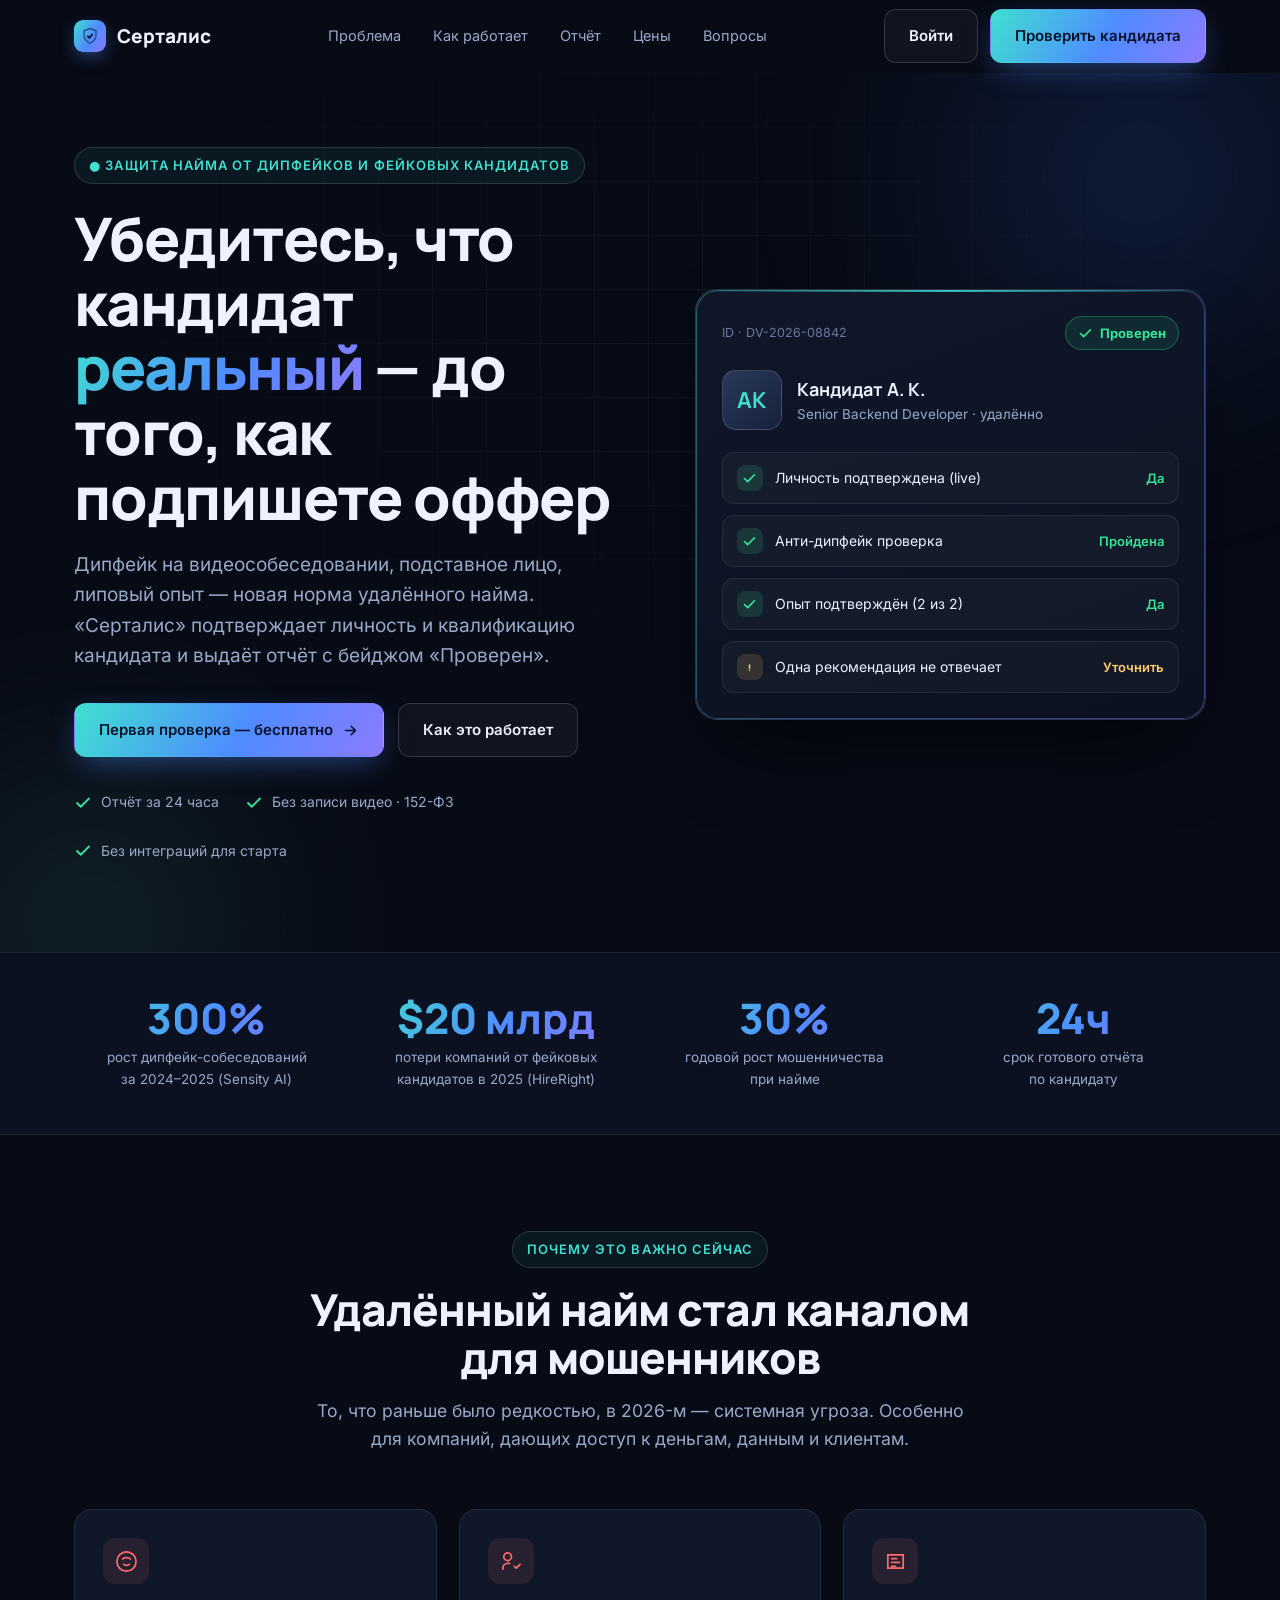
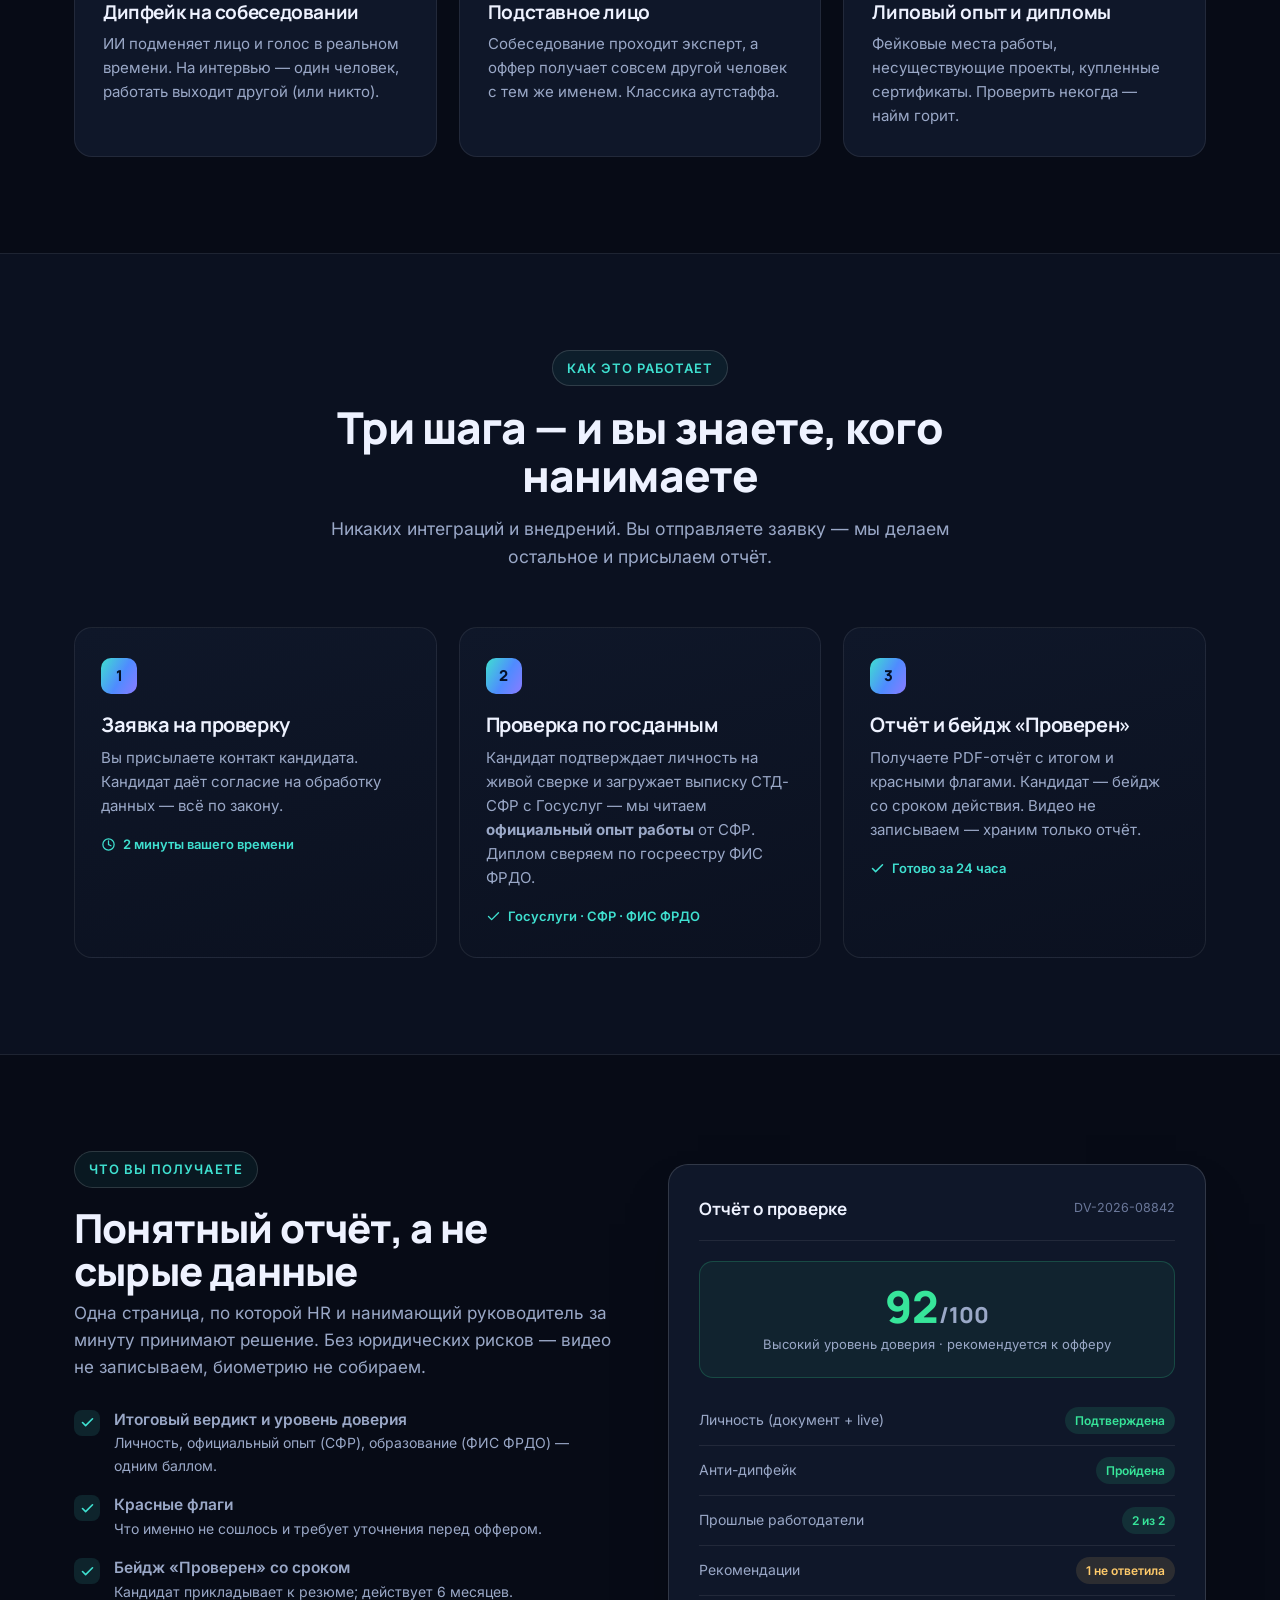
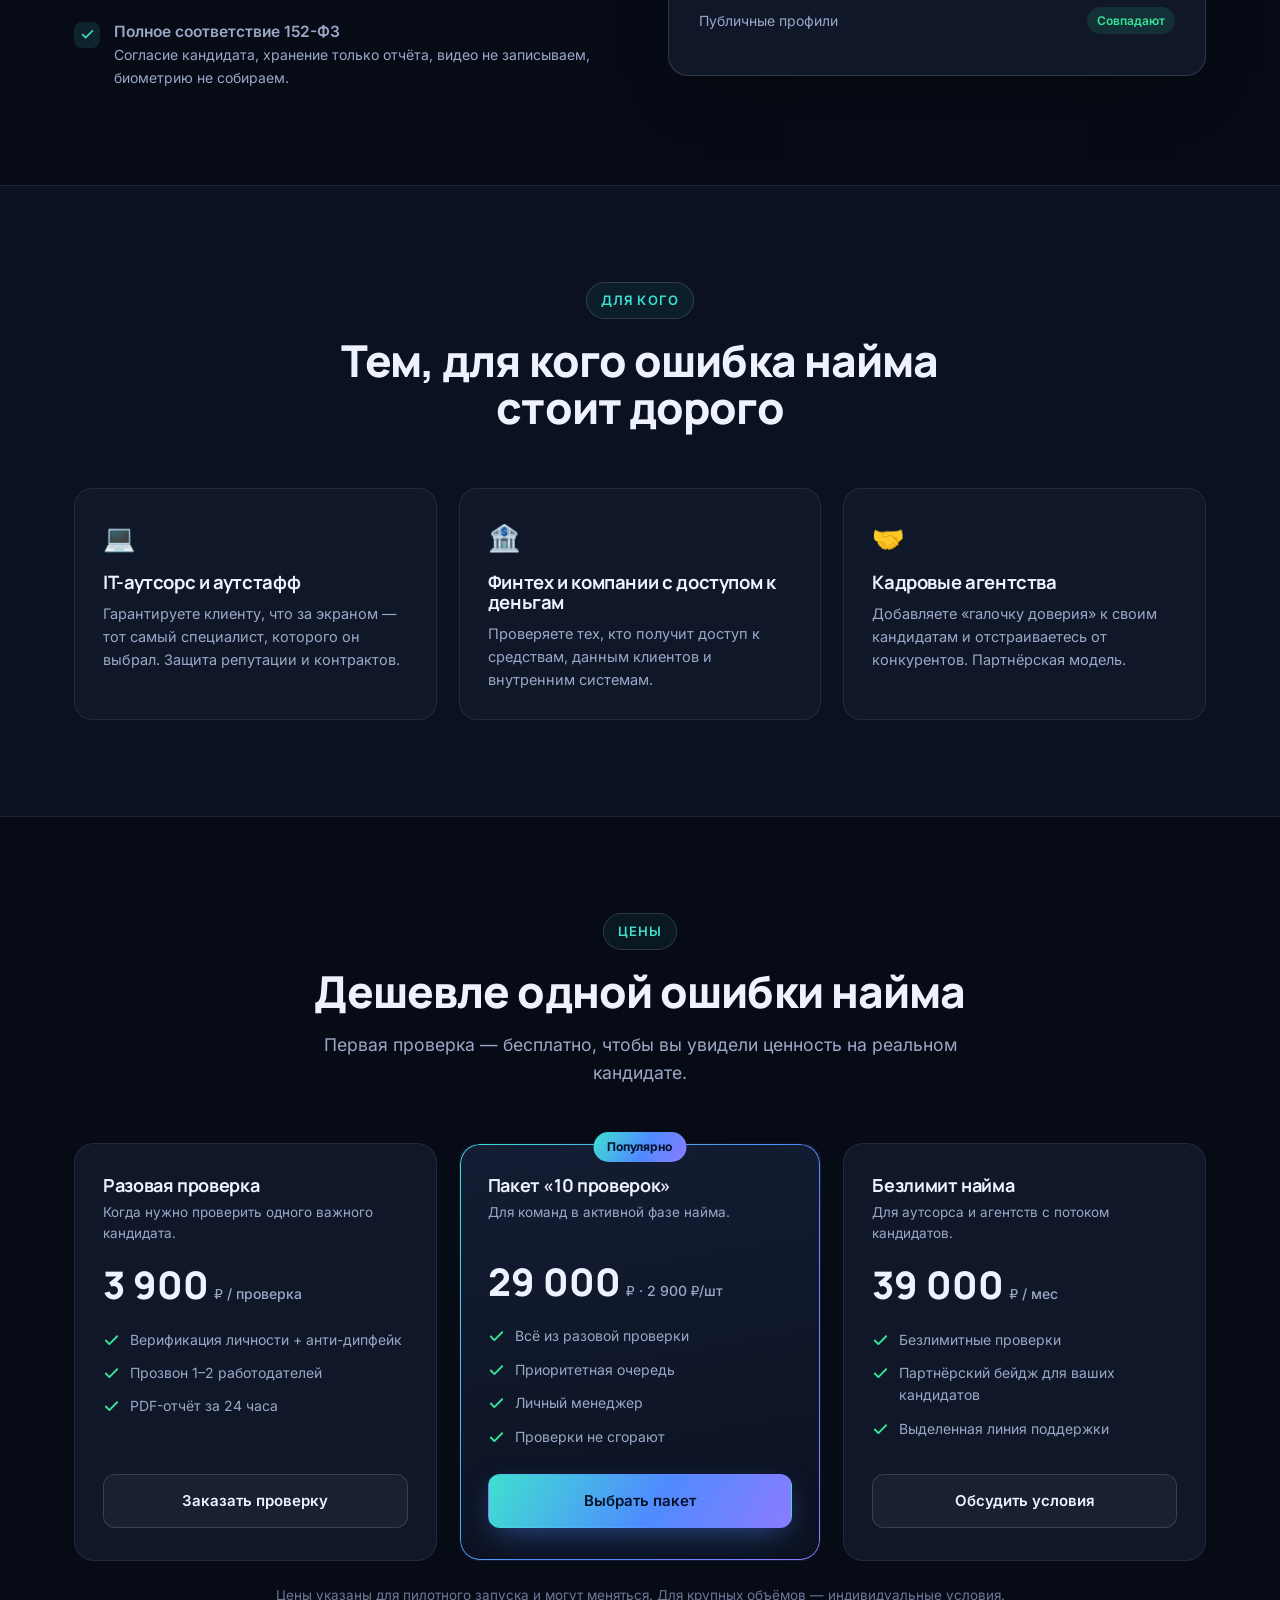
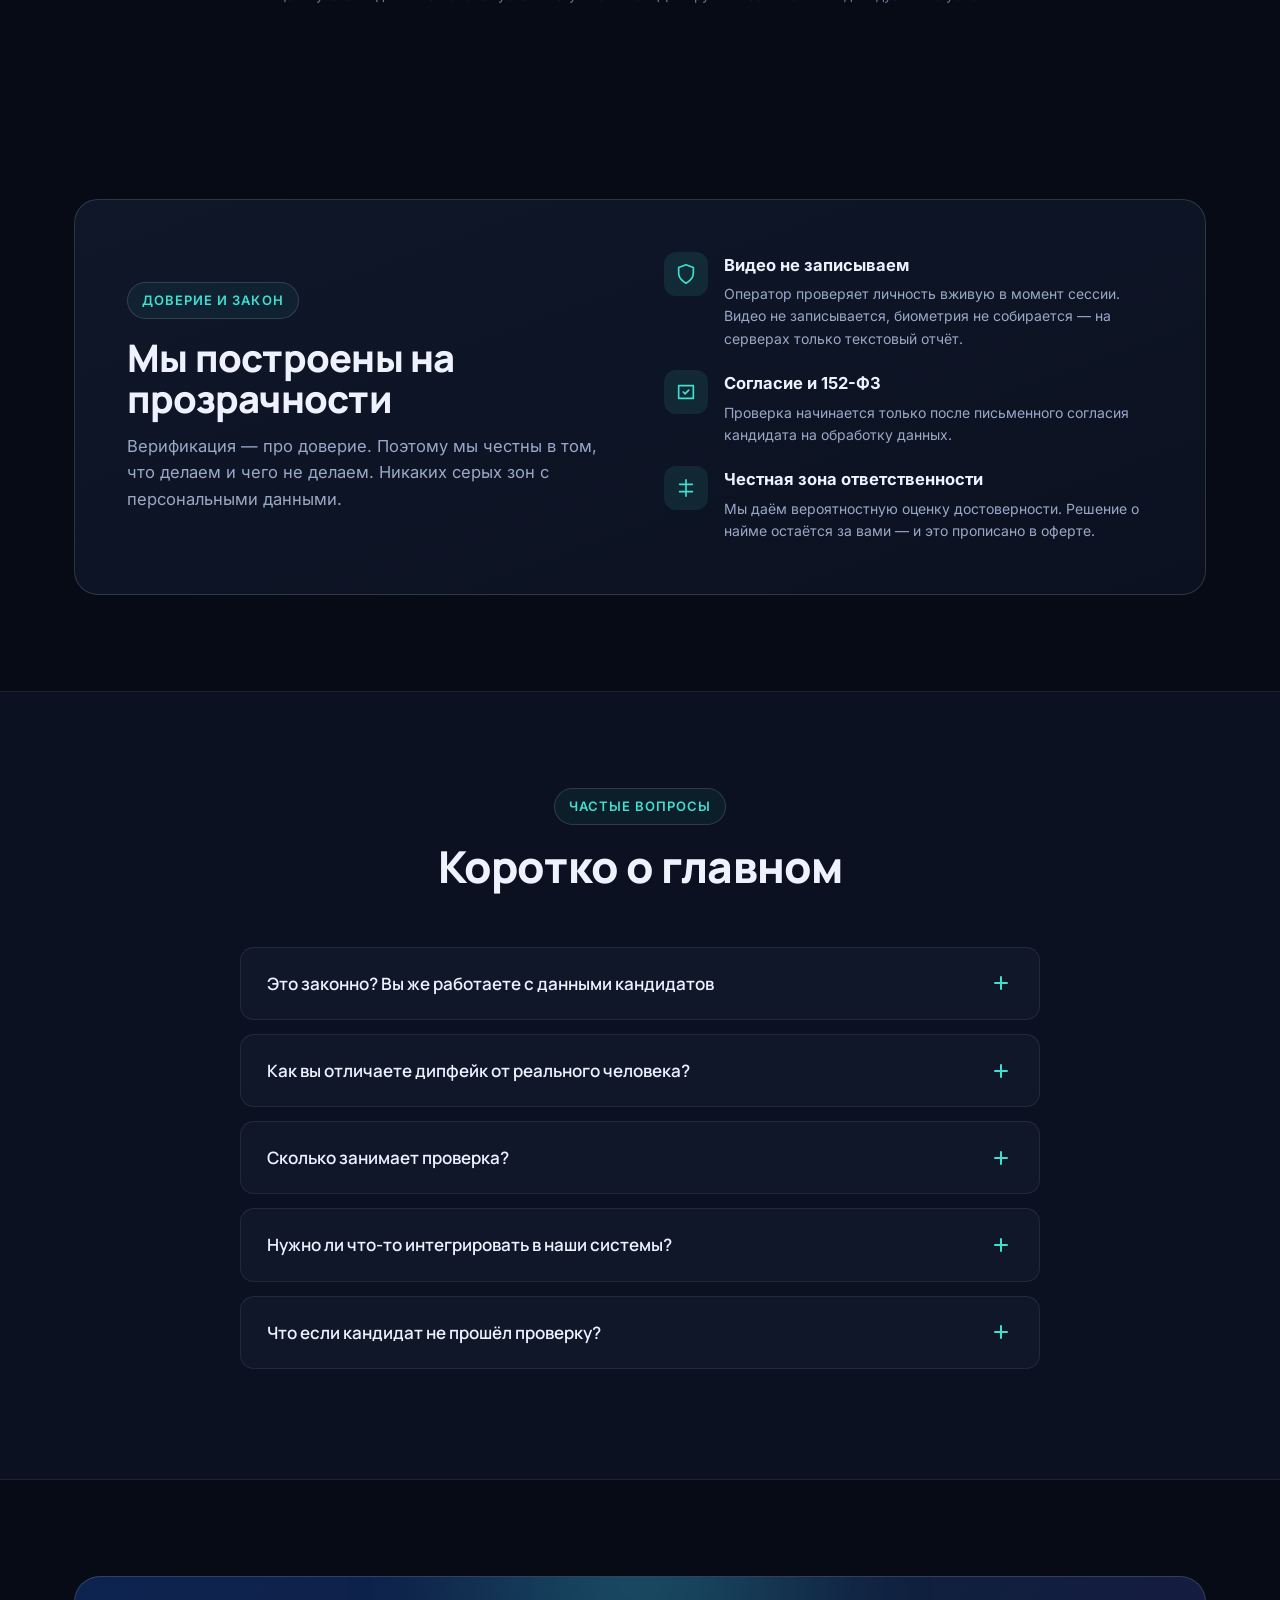
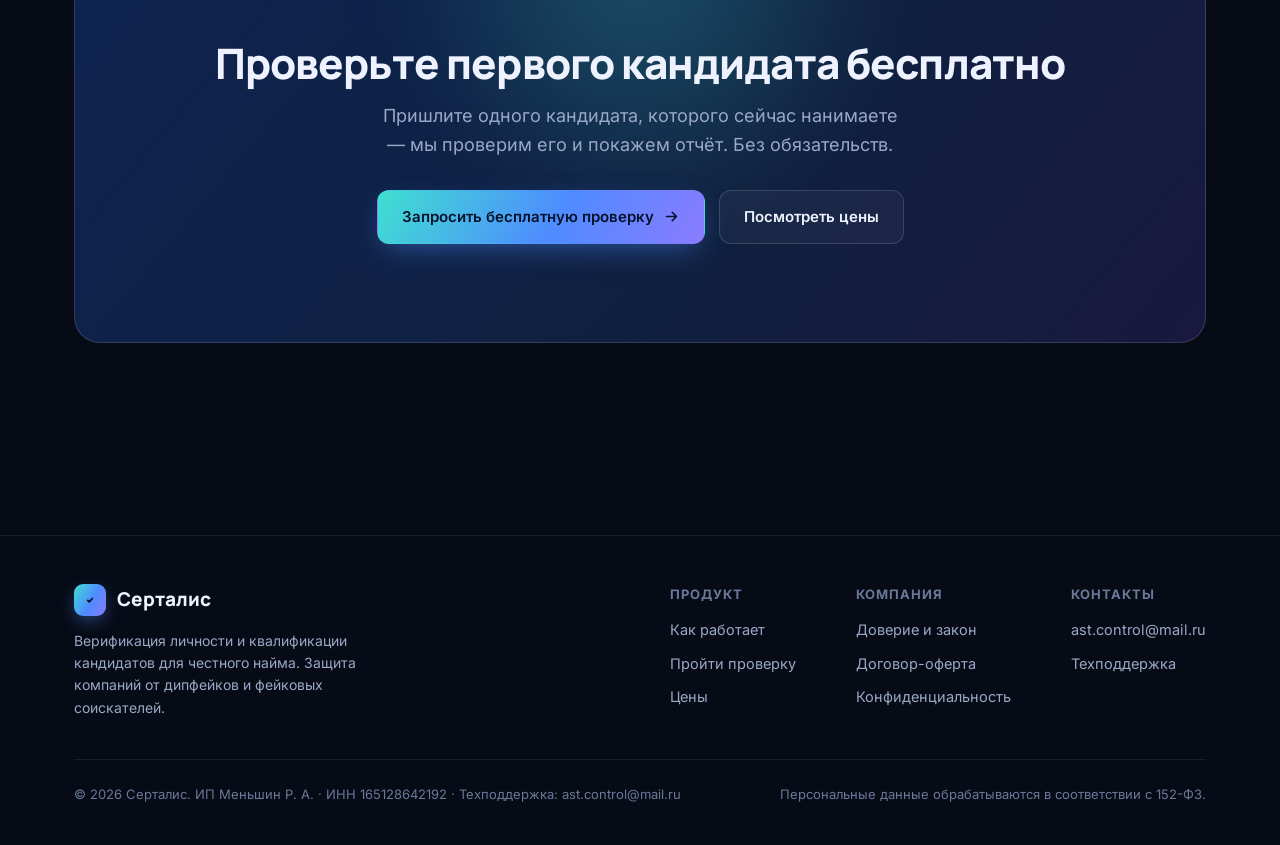
<file: index.html>
<!DOCTYPE html>
<html lang="ru">
<head>
<meta charset="UTF-8">
<meta name="viewport" content="width=device-width, initial-scale=1.0">
<title>Серталис — верификация кандидатов перед оффером</title>
<meta name="description" content="Подтверждаем, что кандидат реальный, не подставной и не дипфейк, а его опыт — настоящий. Отчёт и бейдж «Проверен» за 24 часа. Первая проверка бесплатно.">
<link rel="stylesheet" href="fonts/fonts.css">
<style>
:root{
  --bg:#070b16;
  --bg-2:#0b1120;
  --panel:#0f1729;
  --panel-2:#131d33;
  --line:rgba(255,255,255,.08);
  --line-2:rgba(255,255,255,.14);
  --text:#eef2ff;
  --muted:#9aa8c7;
  --muted-2:#6b789a;
  --cyan:#3fe0d0;
  --blue:#4f8bff;
  --violet:#8b7bff;
  --green:#37e59a;
  --red:#ff6b6b;
  --amber:#ffcb6b;
  --grad:linear-gradient(120deg,var(--cyan),var(--blue) 55%,var(--violet));
  --radius:18px;
  --maxw:1180px;
}
*{margin:0;padding:0;box-sizing:border-box}
html{scroll-behavior:smooth}
body{
  font-family:'Inter',system-ui,-apple-system,Segoe UI,Roboto,sans-serif;
  background:var(--bg);color:var(--text);line-height:1.6;
  -webkit-font-smoothing:antialiased;overflow-x:hidden;
}
h1,h2,h3,.display{font-family:'Manrope','Inter',sans-serif;letter-spacing:-.02em;line-height:1.08}
a{color:inherit;text-decoration:none}
.wrap{max-width:var(--maxw);margin:0 auto;padding:0 24px}
.eyebrow{
  display:inline-flex;align-items:center;gap:8px;font-size:13px;font-weight:600;
  letter-spacing:.08em;text-transform:uppercase;color:var(--cyan);
  padding:7px 14px;border:1px solid var(--line-2);border-radius:100px;
  background:rgba(63,224,208,.06);
}
.grad-text{background:var(--grad);-webkit-background-clip:text;background-clip:text;color:transparent}
.btn{
  display:inline-flex;align-items:center;gap:9px;font-weight:600;font-size:15px;
  padding:14px 24px;border-radius:12px;cursor:pointer;border:1px solid transparent;
  transition:transform .2s ease,box-shadow .2s ease,background .2s ease;white-space:nowrap;
}
.btn-primary{background:var(--grad);color:#05122a;box-shadow:0 10px 30px -8px rgba(79,139,255,.5)}
.btn-primary:hover{transform:translateY(-2px);box-shadow:0 16px 40px -8px rgba(79,139,255,.65)}
.btn-ghost{background:rgba(255,255,255,.04);border-color:var(--line-2);color:var(--text)}
.btn-ghost:hover{background:rgba(255,255,255,.08);transform:translateY(-2px)}

/* NAV */
header{position:sticky;top:0;z-index:50;transition:background .3s,border-color .3s;border-bottom:1px solid transparent}
header.scrolled{background:rgba(7,11,22,.8);backdrop-filter:blur(14px);border-color:var(--line)}
.nav{display:flex;align-items:center;justify-content:space-between;height:72px}
.logo{display:flex;align-items:center;gap:11px;font-family:'Manrope';font-weight:800;font-size:19px}
.logo-mark{width:32px;height:32px;border-radius:9px;background:var(--grad);display:grid;place-items:center;box-shadow:0 6px 18px -4px rgba(79,139,255,.6)}
.logo-mark svg{width:18px;height:18px}
.nav-links{display:flex;gap:32px;align-items:center}
.nav-links a{font-size:14.5px;color:var(--muted);transition:color .2s}
.nav-links a:hover{color:var(--text)}
.nav-cta{display:flex;gap:12px;align-items:center}
.burger{display:none;background:none;border:1px solid var(--line-2);border-radius:9px;padding:9px;cursor:pointer}
.burger span{display:block;width:20px;height:2px;background:var(--text);margin:4px 0;border-radius:2px}

/* HERO */
.hero{position:relative;padding:74px 0 90px;overflow:hidden}
.hero-bg{position:absolute;inset:0;z-index:0;pointer-events:none}
.orb{position:absolute;border-radius:50%;filter:blur(90px);opacity:.5}
.orb-1{width:520px;height:520px;background:radial-gradient(circle,#1c3d7a,transparent 70%);top:-160px;right:-120px}
.orb-2{width:460px;height:460px;background:radial-gradient(circle,#2f6b64,transparent 70%);bottom:-200px;left:-140px;opacity:.35}
.grid-bg{position:absolute;inset:0;background-image:linear-gradient(var(--line) 1px,transparent 1px),linear-gradient(90deg,var(--line) 1px,transparent 1px);background-size:54px 54px;mask-image:radial-gradient(ellipse 70% 60% at 50% 30%,#000,transparent 75%);opacity:.5}
.hero-grid{position:relative;z-index:1;display:grid;grid-template-columns:1.05fr .95fr;gap:56px;align-items:center}
.hero h1{font-size:clamp(38px,5vw,60px);font-weight:800;margin:22px 0 20px}
.hero p.lead{font-size:19px;color:var(--muted);max-width:540px;margin-bottom:32px}
.hero-cta{display:flex;gap:14px;flex-wrap:wrap;margin-bottom:34px}
.hero-trust{display:flex;gap:26px;flex-wrap:wrap}
.hero-trust .t{display:flex;align-items:center;gap:9px;font-size:14px;color:var(--muted)}
.hero-trust .t svg{width:18px;height:18px;color:var(--green);flex-shrink:0}

/* VERIFY CARD */
.vcard{
  position:relative;background:linear-gradient(160deg,var(--panel),var(--bg-2));
  border:1px solid var(--line-2);border-radius:22px;padding:26px;
  box-shadow:0 40px 80px -30px rgba(0,0,0,.7);
}
.vcard::before{content:"";position:absolute;inset:0;border-radius:22px;padding:1px;background:var(--grad);-webkit-mask:linear-gradient(#000 0 0) content-box,linear-gradient(#000 0 0);-webkit-mask-composite:xor;mask-composite:exclude;opacity:.4;pointer-events:none}
.vcard-head{display:flex;align-items:center;justify-content:space-between;margin-bottom:20px}
.vcard-id{font-size:12.5px;color:var(--muted-2);font-family:'Inter'}
.vbadge{display:inline-flex;align-items:center;gap:7px;font-weight:700;font-size:13px;color:var(--green);padding:6px 12px;border-radius:100px;background:rgba(55,229,154,.1);border:1px solid rgba(55,229,154,.3)}
.vbadge svg{width:15px;height:15px}
.vperson{display:flex;align-items:center;gap:15px;margin-bottom:22px}
.avatar{width:60px;height:60px;border-radius:14px;background:linear-gradient(135deg,#2a3a5c,#16203a);display:grid;place-items:center;font-family:'Manrope';font-weight:700;font-size:22px;color:var(--cyan);border:1px solid var(--line-2)}
.vperson .n{font-family:'Manrope';font-weight:700;font-size:18px}
.vperson .r{font-size:13.5px;color:var(--muted)}
.vcheck-list{display:flex;flex-direction:column;gap:11px}
.vcheck{display:flex;align-items:center;gap:12px;padding:12px 14px;background:rgba(255,255,255,.03);border:1px solid var(--line);border-radius:12px}
.vcheck .ic{width:26px;height:26px;border-radius:8px;display:grid;place-items:center;flex-shrink:0}
.vcheck .ic.ok{background:rgba(55,229,154,.14);color:var(--green)}
.vcheck .ic.warn{background:rgba(255,203,107,.14);color:var(--amber)}
.vcheck .ic svg{width:15px;height:15px}
.vcheck .lbl{font-size:14px;flex:1}
.vcheck .val{font-size:13px;font-weight:600;color:var(--muted)}
.vcheck .val.ok{color:var(--green)}
.vcheck .val.warn{color:var(--amber)}
.vscan{position:absolute;left:0;right:0;height:2px;background:linear-gradient(90deg,transparent,var(--cyan),transparent);top:0;opacity:.8;animation:scan 3.4s ease-in-out infinite;border-radius:2px}
@keyframes scan{0%,100%{top:8%;opacity:0}10%{opacity:.9}50%{top:92%;opacity:.9}60%{opacity:0}}

/* STATS BAND */
.band{border-top:1px solid var(--line);border-bottom:1px solid var(--line);background:var(--bg-2)}
.stats{display:grid;grid-template-columns:repeat(4,1fr);gap:24px;padding:44px 0}
.stat{text-align:center}
.stat .num{font-family:'Manrope';font-weight:800;font-size:clamp(30px,3.4vw,42px);line-height:1}
.stat .lbl{font-size:13.5px;color:var(--muted);margin-top:8px}

/* SECTIONS */
section.pad{padding:96px 0}
.sec-head{max-width:660px;margin:0 auto 56px;text-align:center}
.sec-head h2{font-size:clamp(30px,3.6vw,44px);font-weight:800;margin:18px 0 16px}
.sec-head p{font-size:17.5px;color:var(--muted)}

/* PROBLEM */
.prob-grid{display:grid;grid-template-columns:repeat(3,1fr);gap:22px}
.prob{background:var(--panel);border:1px solid var(--line);border-radius:var(--radius);padding:28px;transition:transform .3s,border-color .3s}
.prob:hover{transform:translateY(-4px);border-color:var(--line-2)}
.prob .pi{width:46px;height:46px;border-radius:12px;display:grid;place-items:center;background:rgba(255,107,107,.1);color:var(--red);margin-bottom:18px}
.prob .pi svg{width:23px;height:23px}
.prob h3{font-size:19px;font-weight:700;margin-bottom:9px}
.prob p{font-size:15px;color:var(--muted)}

/* STEPS */
.steps{display:grid;grid-template-columns:repeat(3,1fr);gap:22px;position:relative}
.step{background:linear-gradient(165deg,var(--panel),var(--bg-2));border:1px solid var(--line);border-radius:var(--radius);padding:30px 26px;position:relative}
.step-n{font-family:'Manrope';font-weight:800;font-size:15px;color:#05122a;width:36px;height:36px;border-radius:10px;background:var(--grad);display:grid;place-items:center;margin-bottom:20px}
.step h3{font-size:20px;font-weight:700;margin-bottom:10px}
.step p{font-size:15px;color:var(--muted)}
.step .meta{margin-top:16px;font-size:13px;color:var(--cyan);font-weight:600;display:flex;align-items:center;gap:7px}
.step .meta svg{width:15px;height:15px}

/* REPORT split */
.split{display:grid;grid-template-columns:1fr 1fr;gap:56px;align-items:center}
.split ul{list-style:none;margin-top:26px;display:flex;flex-direction:column;gap:16px}
.split li{display:flex;gap:14px;align-items:flex-start}
.split li .ci{width:26px;height:26px;border-radius:8px;background:rgba(63,224,208,.12);color:var(--cyan);display:grid;place-items:center;flex-shrink:0;margin-top:2px}
.split li .ci svg{width:15px;height:15px}
.split li b{font-weight:600;display:block;font-size:15.5px}
.split li span{font-size:14px;color:var(--muted)}
.report-visual{background:var(--panel);border:1px solid var(--line-2);border-radius:20px;padding:30px;box-shadow:0 30px 60px -30px rgba(0,0,0,.6)}
.rv-head{display:flex;justify-content:space-between;align-items:center;padding-bottom:18px;border-bottom:1px solid var(--line);margin-bottom:20px}
.rv-title{font-family:'Manrope';font-weight:700;font-size:17px}
.rv-score{text-align:center;padding:22px;background:rgba(55,229,154,.06);border:1px solid rgba(55,229,154,.2);border-radius:14px;margin-bottom:18px}
.rv-score .big{font-family:'Manrope';font-weight:800;font-size:44px;color:var(--green);line-height:1}
.rv-score .sm{font-size:13px;color:var(--muted);margin-top:6px}
.rv-row{display:flex;justify-content:space-between;align-items:center;padding:11px 0;font-size:14px;border-bottom:1px solid var(--line)}
.rv-row:last-child{border:none}
.rv-row .k{color:var(--muted)}
.rv-tag{font-size:12px;font-weight:600;padding:4px 10px;border-radius:100px}
.rv-tag.ok{background:rgba(55,229,154,.12);color:var(--green)}
.rv-tag.warn{background:rgba(255,203,107,.12);color:var(--amber)}

/* SEGMENTS */
.segs{display:grid;grid-template-columns:repeat(3,1fr);gap:22px}
.seg{background:var(--panel);border:1px solid var(--line);border-radius:var(--radius);padding:28px;transition:transform .3s,border-color .3s}
.seg:hover{transform:translateY(-4px);border-color:var(--cyan)}
.seg .si{font-size:26px;margin-bottom:14px}
.seg h3{font-size:18.5px;font-weight:700;margin-bottom:9px}
.seg p{font-size:14.5px;color:var(--muted)}

/* PRICING */
.prices{display:grid;grid-template-columns:repeat(3,1fr);gap:22px;align-items:stretch}
.price{background:var(--panel);border:1px solid var(--line);border-radius:20px;padding:32px 28px;display:flex;flex-direction:column;position:relative}
.price.pop{border-color:transparent;background:linear-gradient(170deg,var(--panel-2),var(--bg-2))}
.price.pop::before{content:"";position:absolute;inset:0;border-radius:20px;padding:1px;background:var(--grad);-webkit-mask:linear-gradient(#000 0 0) content-box,linear-gradient(#000 0 0);-webkit-mask-composite:xor;mask-composite:exclude;pointer-events:none}
.price .tag{position:absolute;top:-12px;left:50%;transform:translateX(-50%);background:var(--grad);color:#05122a;font-size:12px;font-weight:700;padding:5px 14px;border-radius:100px}
.price h3{font-size:18px;font-weight:700;margin-bottom:6px}
.price .desc{font-size:13.5px;color:var(--muted);margin-bottom:20px;min-height:40px}
.price .amt{font-family:'Manrope';font-weight:800;font-size:38px;line-height:1}
.price .per{font-size:14px;color:var(--muted);font-weight:500}
.price ul{list-style:none;margin:22px 0 26px;display:flex;flex-direction:column;gap:11px;flex:1}
.price li{display:flex;gap:10px;font-size:14px;color:var(--muted);align-items:flex-start}
.price li svg{width:17px;height:17px;color:var(--green);flex-shrink:0;margin-top:3px}
.price .btn{width:100%;justify-content:center}

/* TRUST / LEGAL */
.trust-wrap{background:linear-gradient(160deg,var(--panel),var(--bg-2));border:1px solid var(--line-2);border-radius:24px;padding:52px;display:grid;grid-template-columns:1fr 1fr;gap:48px;align-items:center}
.trust-list{display:flex;flex-direction:column;gap:20px}
.trust-item{display:flex;gap:16px}
.trust-item .ti{width:44px;height:44px;border-radius:12px;background:rgba(63,224,208,.1);color:var(--cyan);display:grid;place-items:center;flex-shrink:0}
.trust-item .ti svg{width:22px;height:22px}
.trust-item h4{font-size:16.5px;font-weight:700;margin-bottom:5px}
.trust-item p{font-size:14px;color:var(--muted)}

/* FAQ */
.faq{max-width:800px;margin:0 auto}
.qa{border:1px solid var(--line);border-radius:14px;margin-bottom:14px;background:var(--panel);overflow:hidden}
.qa summary{cursor:pointer;padding:22px 26px;font-family:'Manrope';font-weight:600;font-size:17px;list-style:none;display:flex;justify-content:space-between;align-items:center;gap:16px}
.qa summary::-webkit-details-marker{display:none}
.qa summary .plus{width:24px;height:24px;flex-shrink:0;position:relative;transition:transform .3s}
.qa summary .plus::before,.qa summary .plus::after{content:"";position:absolute;background:var(--cyan);border-radius:2px;top:50%;left:50%;transform:translate(-50%,-50%)}
.qa summary .plus::before{width:14px;height:2px}
.qa summary .plus::after{width:2px;height:14px;transition:opacity .3s}
.qa[open] summary .plus::after{opacity:0}
.qa .a{padding:0 26px 22px;font-size:15px;color:var(--muted)}

/* CTA */
.cta{position:relative;overflow:hidden;border-radius:26px;background:linear-gradient(130deg,#0d2350,#10203f 60%,#1a1840);border:1px solid var(--line-2);padding:64px 48px;text-align:center}
.cta .orb-3{position:absolute;width:500px;height:500px;border-radius:50%;background:radial-gradient(circle,rgba(63,224,208,.25),transparent 70%);top:-250px;left:50%;transform:translateX(-50%);filter:blur(40px)}
.cta h2{font-size:clamp(28px,3.6vw,42px);font-weight:800;position:relative;margin-bottom:16px}
.cta p{font-size:18px;color:var(--muted);position:relative;margin-bottom:30px;max-width:520px;margin-left:auto;margin-right:auto}
.cta .hero-cta{justify-content:center;position:relative}

/* FOOTER */
footer{border-top:1px solid var(--line);padding:48px 0 40px;margin-top:96px}
.foot{display:flex;justify-content:space-between;align-items:flex-start;flex-wrap:wrap;gap:30px}
.foot .about{max-width:320px}
.foot .about p{font-size:14px;color:var(--muted);margin-top:14px}
.foot-cols{display:flex;gap:60px;flex-wrap:wrap}
.foot-col h5{font-size:13px;text-transform:uppercase;letter-spacing:.08em;color:var(--muted-2);margin-bottom:14px}
.foot-col a{display:block;font-size:14.5px;color:var(--muted);margin-bottom:10px;transition:color .2s}
.foot-col a:hover{color:var(--text)}
.foot-bottom{margin-top:40px;padding-top:24px;border-top:1px solid var(--line);display:flex;justify-content:space-between;flex-wrap:wrap;gap:12px;font-size:13px;color:var(--muted-2)}

/* reveal */
.reveal{opacity:0;transform:translateY(26px);transition:opacity .7s ease,transform .7s ease}
.reveal.in{opacity:1;transform:none}

/* RESPONSIVE */
@media(max-width:900px){
  .hero-grid{grid-template-columns:1fr;gap:44px}
  .hero-visual{order:-1}
  .stats{grid-template-columns:repeat(2,1fr);gap:32px 20px}
  .prob-grid,.steps,.segs,.prices{grid-template-columns:1fr}
  .split,.trust-wrap{grid-template-columns:1fr;gap:36px}
  .trust-wrap{padding:36px}
  .nav-links{display:none}
  .nav .btn-ghost{display:none}
  .burger{display:block}
}
@media(max-width:520px){
  .stats{grid-template-columns:1fr}
  .cta{padding:44px 24px}
  section.pad{padding:70px 0}
}
</style>
</head>
<body>

<header id="hdr">
  <div class="wrap nav">
    <a href="#" class="logo">
      <span class="logo-mark">
        <svg viewBox="0 0 24 24" fill="none"><path d="M9 12.5l2 2 4-4.5" stroke="#05122a" stroke-width="2.4" stroke-linecap="round" stroke-linejoin="round"/><path d="M12 2l8 3v6c0 5-3.4 8.5-8 11-4.6-2.5-8-6-8-11V5l8-3z" stroke="#05122a" stroke-width="1.8" stroke-linejoin="round" opacity=".55"/></svg>
      </span>
      Серталис
    </a>
    <nav class="nav-links">
      <a href="#problem">Проблема</a>
      <a href="#how">Как работает</a>
      <a href="#report">Отчёт</a>
      <a href="#pricing">Цены</a>
      <a href="#faq">Вопросы</a>
    </nav>
    <div class="nav-cta">
      <a href="#pricing" class="btn btn-ghost">Войти</a>
      <a href="zayavka.html" class="btn btn-primary">Проверить кандидата</a>
      <button class="burger" aria-label="Меню"><span></span><span></span><span></span></button>
    </div>
  </div>
</header>

<!-- HERO -->
<section class="hero">
  <div class="hero-bg">
    <div class="orb orb-1"></div>
    <div class="orb orb-2"></div>
    <div class="grid-bg"></div>
  </div>
  <div class="wrap hero-grid">
    <div class="hero-copy">
      <span class="eyebrow">● Защита найма от дипфейков и фейковых кандидатов</span>
      <h1>Убедитесь, что кандидат <span class="grad-text">реальный</span> — до того, как подпишете оффер</h1>
      <p class="lead">Дипфейк на видеособеседовании, подставное лицо, липовый опыт — новая норма удалённого найма. «Серталис» подтверждает личность и квалификацию кандидата и выдаёт отчёт с бейджом «Проверен».</p>
      <div class="hero-cta">
        <a href="zayavka.html" class="btn btn-primary">Первая проверка — бесплатно
          <svg width="17" height="17" viewBox="0 0 24 24" fill="none"><path d="M5 12h14M13 6l6 6-6 6" stroke="#05122a" stroke-width="2.2" stroke-linecap="round" stroke-linejoin="round"/></svg>
        </a>
        <a href="#how" class="btn btn-ghost">Как это работает</a>
      </div>
      <div class="hero-trust">
        <div class="t"><svg viewBox="0 0 24 24" fill="none"><path d="M20 6L9 17l-5-5" stroke="currentColor" stroke-width="2.4" stroke-linecap="round" stroke-linejoin="round"/></svg>Отчёт за 24 часа</div>
        <div class="t"><svg viewBox="0 0 24 24" fill="none"><path d="M20 6L9 17l-5-5" stroke="currentColor" stroke-width="2.4" stroke-linecap="round" stroke-linejoin="round"/></svg>Без записи видео · 152-ФЗ</div>
        <div class="t"><svg viewBox="0 0 24 24" fill="none"><path d="M20 6L9 17l-5-5" stroke="currentColor" stroke-width="2.4" stroke-linecap="round" stroke-linejoin="round"/></svg>Без интеграций для старта</div>
      </div>
    </div>
    <div class="hero-visual">
      <div class="vcard">
        <div class="vscan"></div>
        <div class="vcard-head">
          <span class="vcard-id">ID · DV-2026-08842</span>
          <span class="vbadge"><svg viewBox="0 0 24 24" fill="none"><path d="M20 6L9 17l-5-5" stroke="currentColor" stroke-width="2.6" stroke-linecap="round" stroke-linejoin="round"/></svg>Проверен</span>
        </div>
        <div class="vperson">
          <div class="avatar">АК</div>
          <div>
            <div class="n">Кандидат А. К.</div>
            <div class="r">Senior Backend Developer · удалённо</div>
          </div>
        </div>
        <div class="vcheck-list">
          <div class="vcheck">
            <span class="ic ok"><svg viewBox="0 0 24 24" fill="none"><path d="M20 6L9 17l-5-5" stroke="currentColor" stroke-width="2.6" stroke-linecap="round" stroke-linejoin="round"/></svg></span>
            <span class="lbl">Личность подтверждена (live)</span>
            <span class="val ok">Да</span>
          </div>
          <div class="vcheck">
            <span class="ic ok"><svg viewBox="0 0 24 24" fill="none"><path d="M20 6L9 17l-5-5" stroke="currentColor" stroke-width="2.6" stroke-linecap="round" stroke-linejoin="round"/></svg></span>
            <span class="lbl">Анти-дипфейк проверка</span>
            <span class="val ok">Пройдена</span>
          </div>
          <div class="vcheck">
            <span class="ic ok"><svg viewBox="0 0 24 24" fill="none"><path d="M20 6L9 17l-5-5" stroke="currentColor" stroke-width="2.6" stroke-linecap="round" stroke-linejoin="round"/></svg></span>
            <span class="lbl">Опыт подтверждён (2 из 2)</span>
            <span class="val ok">Да</span>
          </div>
          <div class="vcheck">
            <span class="ic warn"><svg viewBox="0 0 24 24" fill="none"><path d="M12 8v5M12 16.5v.01" stroke="currentColor" stroke-width="2.4" stroke-linecap="round"/></svg></span>
            <span class="lbl">Одна рекомендация не отвечает</span>
            <span class="val warn">Уточнить</span>
          </div>
        </div>
      </div>
    </div>
  </div>
</section>

<!-- STATS -->
<div class="band">
  <div class="wrap">
    <div class="stats">
      <div class="stat reveal"><div class="num grad-text" data-count="300" data-suffix="%">0%</div><div class="lbl">рост дипфейк-собеседований<br>за 2024–2025 (Sensity AI)</div></div>
      <div class="stat reveal"><div class="num grad-text" data-count="20" data-prefix="$" data-suffix=" млрд">0</div><div class="lbl">потери компаний от фейковых<br>кандидатов в 2025 (HireRight)</div></div>
      <div class="stat reveal"><div class="num grad-text" data-count="30" data-suffix="%">0%</div><div class="lbl">годовой рост мошенничества<br>при найме</div></div>
      <div class="stat reveal"><div class="num grad-text" data-count="24" data-suffix="ч">0</div><div class="lbl">срок готового отчёта<br>по кандидату</div></div>
    </div>
  </div>
</div>

<!-- PROBLEM -->
<section class="pad" id="problem">
  <div class="wrap">
    <div class="sec-head reveal">
      <span class="eyebrow">Почему это важно сейчас</span>
      <h2>Удалённый найм стал каналом для мошенников</h2>
      <p>То, что раньше было редкостью, в 2026-м — системная угроза. Особенно для компаний, дающих доступ к деньгам, данным и клиентам.</p>
    </div>
    <div class="prob-grid">
      <div class="prob reveal">
        <div class="pi"><svg viewBox="0 0 24 24" fill="none"><path d="M12 2a10 10 0 100 20 10 10 0 000-20z" stroke="currentColor" stroke-width="1.8"/><path d="M8 9.5s1-1.5 4-1.5 4 1.5 4 1.5M9 15c1 .8 2 1 3 1s2-.2 3-1" stroke="currentColor" stroke-width="1.8" stroke-linecap="round"/></svg></div>
        <h3>Дипфейк на собеседовании</h3>
        <p>ИИ подменяет лицо и голос в реальном времени. На интервью — один человек, работать выходит другой (или никто).</p>
      </div>
      <div class="prob reveal">
        <div class="pi"><svg viewBox="0 0 24 24" fill="none"><path d="M4 20v-1a5 5 0 015-5h2m5 3l2 2 4-4M9 11a4 4 0 100-8 4 4 0 000 8z" stroke="currentColor" stroke-width="1.8" stroke-linecap="round" stroke-linejoin="round"/></svg></div>
        <h3>Подставное лицо</h3>
        <p>Собеседование проходит эксперт, а оффер получает совсем другой человек с тем же именем. Классика аутстаффа.</p>
      </div>
      <div class="prob reveal">
        <div class="pi"><svg viewBox="0 0 24 24" fill="none"><path d="M4 5h16v14H4z" stroke="currentColor" stroke-width="1.8"/><path d="M8 9h5M8 13h8M8 17h4" stroke="currentColor" stroke-width="1.8" stroke-linecap="round"/></svg></div>
        <h3>Липовый опыт и дипломы</h3>
        <p>Фейковые места работы, несуществующие проекты, купленные сертификаты. Проверить некогда — найм горит.</p>
      </div>
    </div>
  </div>
</section>

<!-- HOW -->
<section class="pad" id="how" style="background:var(--bg-2);border-top:1px solid var(--line);border-bottom:1px solid var(--line)">
  <div class="wrap">
    <div class="sec-head reveal">
      <span class="eyebrow">Как это работает</span>
      <h2>Три шага — и вы знаете, кого нанимаете</h2>
      <p>Никаких интеграций и внедрений. Вы отправляете заявку — мы делаем остальное и присылаем отчёт.</p>
    </div>
    <div class="steps">
      <div class="step reveal">
        <div class="step-n">1</div>
        <h3>Заявка на проверку</h3>
        <p>Вы присылаете контакт кандидата. Кандидат даёт согласие на обработку данных — всё по закону.</p>
        <div class="meta"><svg viewBox="0 0 24 24" fill="none"><path d="M12 6v6l4 2" stroke="currentColor" stroke-width="2" stroke-linecap="round"/><circle cx="12" cy="12" r="9" stroke="currentColor" stroke-width="2"/></svg>2 минуты вашего времени</div>
      </div>
      <div class="step reveal">
        <div class="step-n">2</div>
        <h3>Проверка по госданным</h3>
        <p>Кандидат подтверждает личность на живой сверке и загружает выписку СТД-СФР с Госуслуг — мы читаем <b>официальный опыт работы</b> от СФР. Диплом сверяем по госреестру ФИС ФРДО.</p>
        <div class="meta"><svg viewBox="0 0 24 24" fill="none"><path d="M20 6L9 17l-5-5" stroke="currentColor" stroke-width="2.2" stroke-linecap="round" stroke-linejoin="round"/></svg>Госуслуги · СФР · ФИС ФРДО</div>
      </div>
      <div class="step reveal">
        <div class="step-n">3</div>
        <h3>Отчёт и бейдж «Проверен»</h3>
        <p>Получаете PDF-отчёт с итогом и красными флагами. Кандидат — бейдж со сроком действия. Видео не записываем — храним только отчёт.</p>
        <div class="meta"><svg viewBox="0 0 24 24" fill="none"><path d="M20 6L9 17l-5-5" stroke="currentColor" stroke-width="2.4" stroke-linecap="round" stroke-linejoin="round"/></svg>Готово за 24 часа</div>
      </div>
    </div>
  </div>
</section>

<!-- REPORT -->
<section class="pad" id="report">
  <div class="wrap split">
    <div class="reveal">
      <span class="eyebrow">Что вы получаете</span>
      <h2 style="font-size:clamp(28px,3.4vw,40px);font-weight:800;margin:18px 0 8px">Понятный отчёт, а не сырые данные</h2>
      <p style="color:var(--muted);font-size:17px">Одна страница, по которой HR и нанимающий руководитель за минуту принимают решение. Без юридических рисков — видео не записываем, биометрию не собираем.</p>
      <ul>
        <li><span class="ci"><svg viewBox="0 0 24 24" fill="none"><path d="M20 6L9 17l-5-5" stroke="currentColor" stroke-width="2.6" stroke-linecap="round" stroke-linejoin="round"/></svg></span><span><b>Итоговый вердикт и уровень доверия</b>Личность, официальный опыт (СФР), образование (ФИС ФРДО) — одним баллом.</span></li>
        <li><span class="ci"><svg viewBox="0 0 24 24" fill="none"><path d="M20 6L9 17l-5-5" stroke="currentColor" stroke-width="2.6" stroke-linecap="round" stroke-linejoin="round"/></svg></span><span><b>Красные флаги</b>Что именно не сошлось и требует уточнения перед оффером.</span></li>
        <li><span class="ci"><svg viewBox="0 0 24 24" fill="none"><path d="M20 6L9 17l-5-5" stroke="currentColor" stroke-width="2.6" stroke-linecap="round" stroke-linejoin="round"/></svg></span><span><b>Бейдж «Проверен» со сроком</b>Кандидат прикладывает к резюме; действует 6 месяцев.</span></li>
        <li><span class="ci"><svg viewBox="0 0 24 24" fill="none"><path d="M20 6L9 17l-5-5" stroke="currentColor" stroke-width="2.6" stroke-linecap="round" stroke-linejoin="round"/></svg></span><span><b>Полное соответствие 152-ФЗ</b>Согласие кандидата, хранение только отчёта, видео не записываем, биометрию не собираем.</span></li>
      </ul>
    </div>
    <div class="report-visual reveal">
      <div class="rv-head">
        <span class="rv-title">Отчёт о проверке</span>
        <span class="vcard-id">DV-2026-08842</span>
      </div>
      <div class="rv-score">
        <div class="big">92<span style="font-size:22px;color:var(--muted)">/100</span></div>
        <div class="sm">Высокий уровень доверия · рекомендуется к офферу</div>
      </div>
      <div class="rv-row"><span class="k">Личность (документ + live)</span><span class="rv-tag ok">Подтверждена</span></div>
      <div class="rv-row"><span class="k">Анти-дипфейк</span><span class="rv-tag ok">Пройдена</span></div>
      <div class="rv-row"><span class="k">Прошлые работодатели</span><span class="rv-tag ok">2 из 2</span></div>
      <div class="rv-row"><span class="k">Рекомендации</span><span class="rv-tag warn">1 не ответила</span></div>
      <div class="rv-row"><span class="k">Публичные профили</span><span class="rv-tag ok">Совпадают</span></div>
    </div>
  </div>
</section>

<!-- SEGMENTS -->
<section class="pad" id="segments" style="background:var(--bg-2);border-top:1px solid var(--line);border-bottom:1px solid var(--line)">
  <div class="wrap">
    <div class="sec-head reveal">
      <span class="eyebrow">Для кого</span>
      <h2>Тем, для кого ошибка найма стоит дорого</h2>
    </div>
    <div class="segs">
      <div class="seg reveal"><div class="si">💻</div><h3>IT-аутсорс и аутстафф</h3><p>Гарантируете клиенту, что за экраном — тот самый специалист, которого он выбрал. Защита репутации и контрактов.</p></div>
      <div class="seg reveal"><div class="si">🏦</div><h3>Финтех и компании с доступом к деньгам</h3><p>Проверяете тех, кто получит доступ к средствам, данным клиентов и внутренним системам.</p></div>
      <div class="seg reveal"><div class="si">🤝</div><h3>Кадровые агентства</h3><p>Добавляете «галочку доверия» к своим кандидатам и отстраиваетесь от конкурентов. Партнёрская модель.</p></div>
    </div>
  </div>
</section>

<!-- PRICING -->
<section class="pad" id="pricing">
  <div class="wrap">
    <div class="sec-head reveal">
      <span class="eyebrow">Цены</span>
      <h2>Дешевле одной ошибки найма</h2>
      <p>Первая проверка — бесплатно, чтобы вы увидели ценность на реальном кандидате.</p>
    </div>
    <div class="prices">
      <div class="price reveal">
        <h3>Разовая проверка</h3>
        <div class="desc">Когда нужно проверить одного важного кандидата.</div>
        <div><span class="amt">3 900</span> <span class="per">₽ / проверка</span></div>
        <ul>
          <li><svg viewBox="0 0 24 24" fill="none"><path d="M20 6L9 17l-5-5" stroke="currentColor" stroke-width="2.6" stroke-linecap="round" stroke-linejoin="round"/></svg>Верификация личности + анти-дипфейк</li>
          <li><svg viewBox="0 0 24 24" fill="none"><path d="M20 6L9 17l-5-5" stroke="currentColor" stroke-width="2.6" stroke-linecap="round" stroke-linejoin="round"/></svg>Прозвон 1–2 работодателей</li>
          <li><svg viewBox="0 0 24 24" fill="none"><path d="M20 6L9 17l-5-5" stroke="currentColor" stroke-width="2.6" stroke-linecap="round" stroke-linejoin="round"/></svg>PDF-отчёт за 24 часа</li>
        </ul>
        <a href="zayavka.html" class="btn btn-ghost">Заказать проверку</a>
      </div>
      <div class="price pop reveal">
        <span class="tag">Популярно</span>
        <h3>Пакет «10 проверок»</h3>
        <div class="desc">Для команд в активной фазе найма.</div>
        <div><span class="amt">29 000</span> <span class="per">₽ · 2 900 ₽/шт</span></div>
        <ul>
          <li><svg viewBox="0 0 24 24" fill="none"><path d="M20 6L9 17l-5-5" stroke="currentColor" stroke-width="2.6" stroke-linecap="round" stroke-linejoin="round"/></svg>Всё из разовой проверки</li>
          <li><svg viewBox="0 0 24 24" fill="none"><path d="M20 6L9 17l-5-5" stroke="currentColor" stroke-width="2.6" stroke-linecap="round" stroke-linejoin="round"/></svg>Приоритетная очередь</li>
          <li><svg viewBox="0 0 24 24" fill="none"><path d="M20 6L9 17l-5-5" stroke="currentColor" stroke-width="2.6" stroke-linecap="round" stroke-linejoin="round"/></svg>Личный менеджер</li>
          <li><svg viewBox="0 0 24 24" fill="none"><path d="M20 6L9 17l-5-5" stroke="currentColor" stroke-width="2.6" stroke-linecap="round" stroke-linejoin="round"/></svg>Проверки не сгорают</li>
        </ul>
        <a href="zayavka.html" class="btn btn-primary" style="justify-content:center">Выбрать пакет</a>
      </div>
      <div class="price reveal">
        <h3>Безлимит найма</h3>
        <div class="desc">Для аутсорса и агентств с потоком кандидатов.</div>
        <div><span class="amt">39 000</span> <span class="per">₽ / мес</span></div>
        <ul>
          <li><svg viewBox="0 0 24 24" fill="none"><path d="M20 6L9 17l-5-5" stroke="currentColor" stroke-width="2.6" stroke-linecap="round" stroke-linejoin="round"/></svg>Безлимитные проверки</li>
          <li><svg viewBox="0 0 24 24" fill="none"><path d="M20 6L9 17l-5-5" stroke="currentColor" stroke-width="2.6" stroke-linecap="round" stroke-linejoin="round"/></svg>Партнёрский бейдж для ваших кандидатов</li>
          <li><svg viewBox="0 0 24 24" fill="none"><path d="M20 6L9 17l-5-5" stroke="currentColor" stroke-width="2.6" stroke-linecap="round" stroke-linejoin="round"/></svg>Выделенная линия поддержки</li>
        </ul>
        <a href="zayavka.html" class="btn btn-ghost">Обсудить условия</a>
      </div>
    </div>
    <p style="text-align:center;color:var(--muted-2);font-size:13.5px;margin-top:24px">Цены указаны для пилотного запуска и могут меняться. Для крупных объёмов — индивидуальные условия.</p>
  </div>
</section>

<!-- TRUST / LEGAL -->
<section class="pad" id="trust">
  <div class="wrap">
    <div class="trust-wrap reveal">
      <div>
        <span class="eyebrow">Доверие и закон</span>
        <h2 style="font-size:clamp(26px,3.2vw,38px);font-weight:800;margin:18px 0 14px">Мы построены на прозрачности</h2>
        <p style="color:var(--muted);font-size:16.5px">Верификация — про доверие. Поэтому мы честны в том, что делаем и чего не делаем. Никаких серых зон с персональными данными.</p>
      </div>
      <div class="trust-list">
        <div class="trust-item">
          <div class="ti"><svg viewBox="0 0 24 24" fill="none"><path d="M12 2l8 3v6c0 5-3.4 8.5-8 11-4.6-2.5-8-6-8-11V5l8-3z" stroke="currentColor" stroke-width="1.8" stroke-linejoin="round"/></svg></div>
          <div><h4>Видео не записываем</h4><p>Оператор проверяет личность вживую в момент сессии. Видео не записывается, биометрия не собирается — на серверах только текстовый отчёт.</p></div>
        </div>
        <div class="trust-item">
          <div class="ti"><svg viewBox="0 0 24 24" fill="none"><path d="M9 12l2 2 4-4M4 5h16v14H4z" stroke="currentColor" stroke-width="1.8" stroke-linecap="round" stroke-linejoin="round"/></svg></div>
          <div><h4>Согласие и 152-ФЗ</h4><p>Проверка начинается только после письменного согласия кандидата на обработку данных.</p></div>
        </div>
        <div class="trust-item">
          <div class="ti"><svg viewBox="0 0 24 24" fill="none"><path d="M12 3v18M5 8h14M5 16h14" stroke="currentColor" stroke-width="1.8" stroke-linecap="round"/></svg></div>
          <div><h4>Честная зона ответственности</h4><p>Мы даём вероятностную оценку достоверности. Решение о найме остаётся за вами — и это прописано в оферте.</p></div>
        </div>
      </div>
    </div>
  </div>
</section>

<!-- FAQ -->
<section class="pad" id="faq" style="background:var(--bg-2);border-top:1px solid var(--line);border-bottom:1px solid var(--line)">
  <div class="wrap">
    <div class="sec-head reveal">
      <span class="eyebrow">Частые вопросы</span>
      <h2>Коротко о главном</h2>
    </div>
    <div class="faq">
      <details class="qa reveal"><summary>Это законно? Вы же работаете с данными кандидатов<span class="plus"></span></summary><div class="a">Да. Проверка проводится только с письменного согласия кандидата на обработку персональных данных. Мы не записываем видео и не собираем биометрию: оператор сверяет документ с лицом вживую в момент сессии, а на серверах остаётся только итоговый текстовый отчёт. Это снимает основные риски по 152-ФЗ.</div></details>
      <details class="qa reveal"><summary>Как вы отличаете дипфейк от реального человека?<span class="plus"></span></summary><div class="a">На живой сессии оператор просит кандидата выполнить набор действий (повороты головы, реакция на неожиданные вопросы, показ документа под углом), которые современные real-time дипфейки воспроизводят с артефактами. Это человеческая проверка вживую — без записи видео и без автоматического анализа лица и голоса.</div></details>
      <details class="qa reveal"><summary>Сколько занимает проверка?<span class="plus"></span></summary><div class="a">Живая сессия — 5–10 минут для кандидата. Полный отчёт с подтверждением опыта готов в течение 24 часов после того, как кандидат прошёл верификацию и дал контакты для прозвона.</div></details>
      <details class="qa reveal"><summary>Нужно ли что-то интегрировать в наши системы?<span class="plus"></span></summary><div class="a">Нет. Для старта ничего внедрять не нужно — вы отправляете заявку, получаете отчёт на почту. API и интеграция с вашей HRM-системой появятся на следующем этапе, для клиентов с большим потоком.</div></details>
      <details class="qa reveal"><summary>Что если кандидат не прошёл проверку?<span class="plus"></span></summary><div class="a">Вы получаете отчёт с конкретными красными флагами: что именно не сошлось. Решение — за вами. Мы не «отбраковываем» людей, а даём вам факты для взвешенного решения.</div></details>
    </div>
  </div>
</section>

<!-- CTA -->
<section class="pad" id="cta">
  <div class="wrap">
    <div class="cta reveal">
      <div class="orb-3"></div>
      <h2>Проверьте первого кандидата бесплатно</h2>
      <p>Пришлите одного кандидата, которого сейчас нанимаете — мы проверим его и покажем отчёт. Без обязательств.</p>
      <div class="hero-cta">
        <a href="zayavka.html" class="btn btn-primary">Запросить бесплатную проверку
          <svg width="17" height="17" viewBox="0 0 24 24" fill="none"><path d="M5 12h14M13 6l6 6-6 6" stroke="#05122a" stroke-width="2.2" stroke-linecap="round" stroke-linejoin="round"/></svg>
        </a>
        <a href="#pricing" class="btn btn-ghost">Посмотреть цены</a>
      </div>
    </div>
  </div>
</section>

<!-- FOOTER -->
<footer>
  <div class="wrap">
    <div class="foot">
      <div class="about">
        <a href="#" class="logo">
          <span class="logo-mark"><svg viewBox="0 0 24 24" fill="none"><path d="M9 12.5l2 2 4-4.5" stroke="#05122a" stroke-width="2.4" stroke-linecap="round" stroke-linejoin="round"/></svg></span>
          Серталис
        </a>
        <p>Верификация личности и квалификации кандидатов для честного найма. Защита компаний от дипфейков и фейковых соискателей.</p>
      </div>
      <div class="foot-cols">
        <div class="foot-col"><h5>Продукт</h5><a href="#how">Как работает</a><a href="proverka.html">Пройти проверку</a><a href="#pricing">Цены</a></div>
        <div class="foot-col"><h5>Компания</h5><a href="#trust">Доверие и закон</a><a href="oferta.html">Договор-оферта</a><a href="privacy.html">Конфиденциальность</a></div>
        <div class="foot-col"><h5>Контакты</h5><a href="mailto:ast.control@mail.ru">ast.control@mail.ru</a><a href="mailto:ast.control@mail.ru?subject=Техподдержка">Техподдержка</a></div>
      </div>
    </div>
    <div class="foot-bottom">
      <span>© 2026 Серталис. ИП Меньшин Р. А. · ИНН 165128642192 · Техподдержка: ast.control@mail.ru</span>
      <span>Персональные данные обрабатываются в соответствии с 152-ФЗ.</span>
    </div>
  </div>
</footer>

<script>
// nav scroll state
const hdr=document.getElementById('hdr');
addEventListener('scroll',()=>hdr.classList.toggle('scrolled',scrollY>20));

// reveal on scroll
const io=new IntersectionObserver((es)=>{es.forEach(e=>{if(e.isIntersecting){e.target.classList.add('in');io.unobserve(e.target)}})},{threshold:.14});
document.querySelectorAll('.reveal').forEach(el=>io.observe(el));

// count up
const fmt=n=>n.toLocaleString('ru-RU');
const cio=new IntersectionObserver((es)=>{es.forEach(e=>{
  if(!e.isIntersecting)return; cio.unobserve(e.target);
  const el=e.target, target=+el.dataset.count, pre=el.dataset.prefix||'', suf=el.dataset.suffix||'';
  let cur=0; const dur=1400, t0=performance.now();
  const tick=(t)=>{const p=Math.min(1,(t-t0)/dur); const val=Math.round((1-Math.pow(1-p,3))*target); el.textContent=pre+fmt(val)+suf; if(p<1)requestAnimationFrame(tick);};
  requestAnimationFrame(tick);
})},{threshold:.5});
document.querySelectorAll('[data-count]').forEach(el=>cio.observe(el));

// burger (simple anchor scroll fallback)
document.querySelector('.burger').addEventListener('click',()=>{document.getElementById('pricing').scrollIntoView({behavior:'smooth'})});
</script>
</body>
</html>
</file>
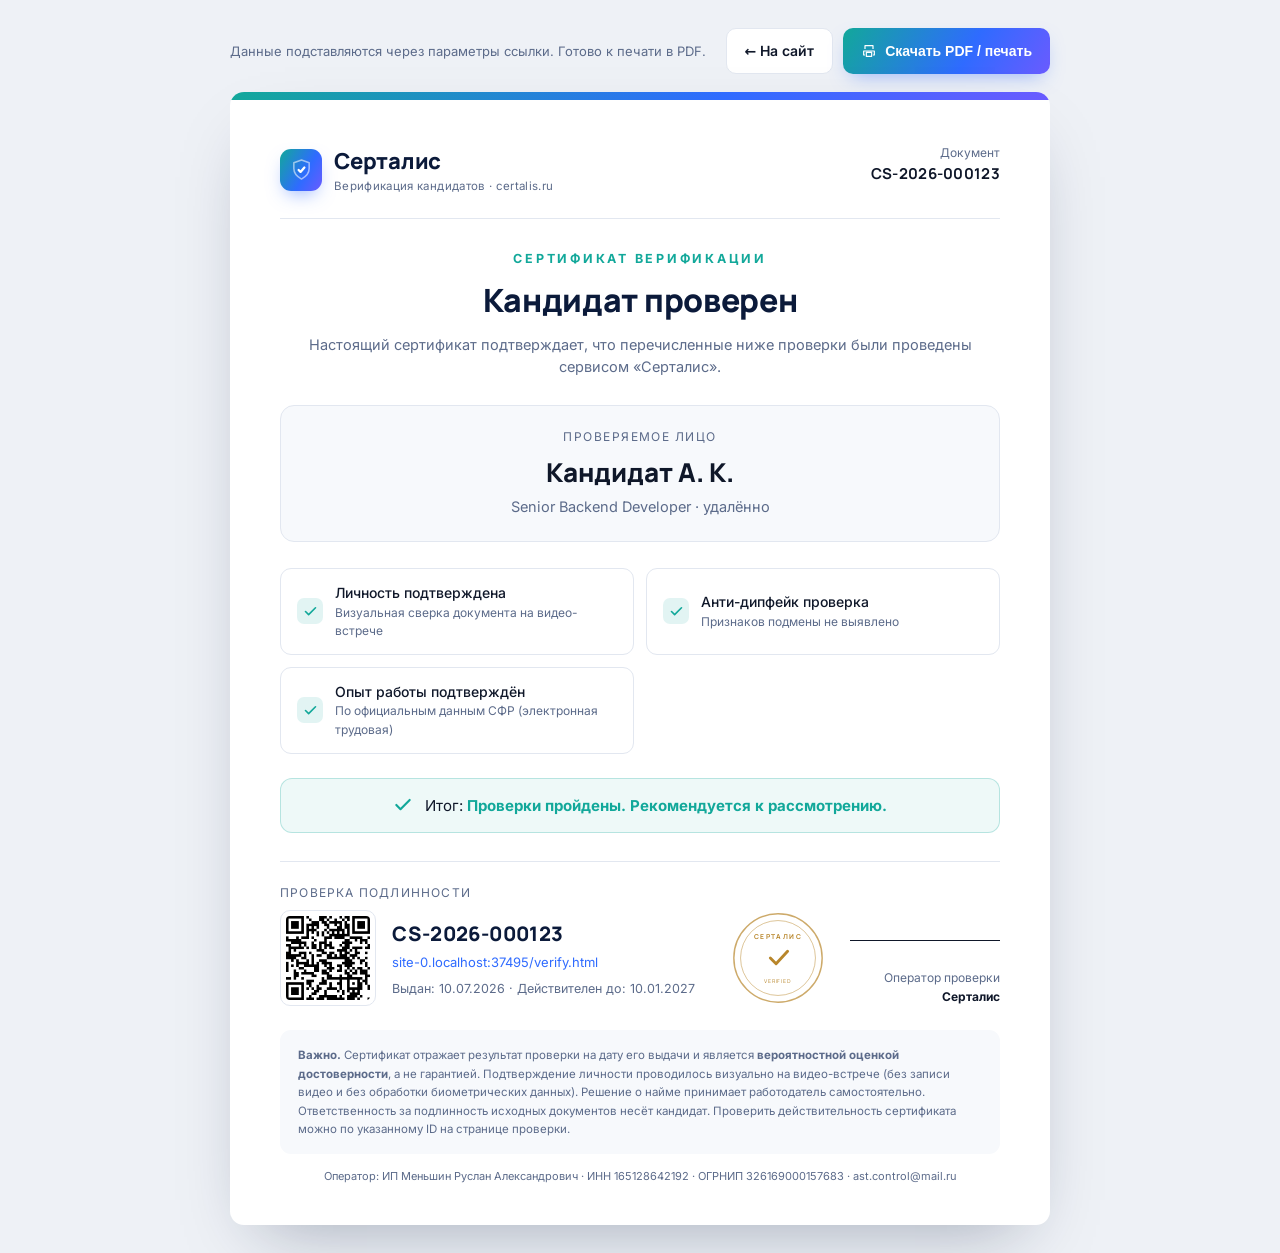
<file: certificate.html>
<!DOCTYPE html>
<html lang="ru">
<head>
<meta charset="UTF-8">
<meta name="viewport" content="width=device-width, initial-scale=1.0">
<title>Сертификат верификации — Серталис</title>
<link rel="stylesheet" href="fonts/fonts.css">
<style>
:root{
  --ink:#0f1729;--ink-2:#3a465e;--muted:#5c6b8a;--line:#e2e7f0;
  --navy:#0b1a3a;--cyan:#12a89a;--blue:#2f6bff;--gold:#b8862b;
  --grad:linear-gradient(120deg,#12a89a,#2f6bff 60%,#6a5bff);
  --paper:#ffffff;--paper-2:#f7f9fc;
}
*{margin:0;padding:0;box-sizing:border-box}
body{font-family:'Inter',system-ui,Segoe UI,Roboto,sans-serif;background:#eef1f6;color:var(--ink);line-height:1.55;-webkit-font-smoothing:antialiased;padding:28px 16px}
.toolbar{max-width:820px;margin:0 auto 18px;display:flex;justify-content:space-between;align-items:center;gap:12px;flex-wrap:wrap}
.toolbar .hint{font-size:13px;color:#5c6b8a}
.btn{display:inline-flex;align-items:center;gap:8px;font-weight:600;font-size:14px;padding:11px 18px;border-radius:10px;border:none;cursor:pointer;background:var(--grad);color:#fff;text-decoration:none;box-shadow:0 8px 20px -8px rgba(47,107,255,.5)}
.btn.ghost{background:#fff;color:var(--ink);border:1px solid var(--line);box-shadow:none}

.sheet{max-width:820px;margin:0 auto;background:var(--paper);border-radius:14px;overflow:hidden;box-shadow:0 30px 70px -30px rgba(11,26,58,.35);position:relative}
.edge{height:8px;background:var(--grad)}
.pad{padding:44px 50px 40px}

.head{display:flex;justify-content:space-between;align-items:flex-start;gap:20px;padding-bottom:22px;border-bottom:1px solid var(--line)}
.brand{display:flex;align-items:center;gap:12px}
.mark{width:42px;height:42px;border-radius:11px;background:var(--grad);display:grid;place-items:center;box-shadow:0 8px 18px -6px rgba(47,107,255,.5)}
.mark svg{width:23px;height:23px}
.brand .nm{font-family:'Manrope';font-weight:800;font-size:22px;letter-spacing:-.01em;color:var(--navy)}
.brand .tg{font-size:11.5px;color:var(--muted);letter-spacing:.03em}
.doc-meta{text-align:right;font-size:12px;color:var(--muted)}
.doc-meta b{display:block;font-family:'Manrope';font-size:15px;color:var(--ink);font-weight:700;letter-spacing:.02em}

.title{text-align:center;margin:30px 0 6px}
.title .k{font-size:12.5px;letter-spacing:.22em;text-transform:uppercase;color:var(--cyan);font-weight:700}
.title h1{font-family:'Manrope';font-weight:800;font-size:32px;color:var(--navy);margin-top:8px;letter-spacing:-.01em}
.title .sub{color:var(--muted);font-size:14.5px;margin-top:8px}

.subject{background:var(--paper-2);border:1px solid var(--line);border-radius:14px;padding:22px 24px;margin:26px 0;text-align:center}
.subject .lbl{font-size:12px;letter-spacing:.12em;text-transform:uppercase;color:var(--muted)}
.subject .fio{font-family:'Manrope';font-weight:800;font-size:26px;color:var(--ink);margin:6px 0 4px}
.subject .role{font-size:14.5px;color:var(--muted)}

.checks{display:grid;grid-template-columns:1fr 1fr;gap:12px;margin:24px 0}
.chk{display:flex;align-items:center;gap:12px;padding:13px 16px;border:1px solid var(--line);border-radius:11px;background:#fff}
.chk .ic{width:26px;height:26px;border-radius:7px;background:rgba(18,168,154,.12);color:var(--cyan);display:grid;place-items:center;flex-shrink:0}
.chk .ic svg{width:15px;height:15px}
.chk.no .ic{background:rgba(184,134,43,.14);color:var(--gold)}
.chk .t{font-size:14px;font-weight:500}
.chk .t small{display:block;font-size:12px;color:var(--muted);font-weight:400}

.verdict{display:flex;align-items:center;justify-content:center;gap:12px;background:rgba(18,168,154,.07);border:1px solid rgba(18,168,154,.25);border-radius:12px;padding:15px;margin:22px 0;font-size:15px}
.verdict b{color:var(--cyan)}

.foot{display:flex;justify-content:space-between;align-items:flex-end;gap:24px;margin-top:28px;padding-top:22px;border-top:1px solid var(--line)}
.verify-box{flex:1}
.verify-box .vh{font-size:12px;letter-spacing:.1em;text-transform:uppercase;color:var(--muted);margin-bottom:8px}
.verify-row{display:flex;align-items:center;gap:16px}
.qr{width:96px;height:96px;border-radius:10px;border:1px solid var(--line);background:#fff;flex-shrink:0;object-fit:contain;padding:5px}
.qr-fallback{width:96px;height:96px;border-radius:10px;border:1px dashed var(--line);display:none;place-items:center;text-align:center;font-size:10px;color:var(--muted);padding:8px}
.verify-txt .id{font-family:'Manrope';font-weight:800;font-size:20px;color:var(--navy);letter-spacing:.02em}
.verify-txt .url{font-size:13px;color:var(--blue);margin-top:3px}
.verify-txt .dates{font-size:12.5px;color:var(--muted);margin-top:7px}

.seal{width:96px;height:96px;flex-shrink:0;position:relative;display:grid;place-items:center}
.seal svg{width:100%;height:100%}
.sign{text-align:right;font-size:12px;color:var(--muted);min-width:150px}
.sign .ln{border-top:1px solid var(--ink);margin-bottom:6px;padding-top:4px}

.disclaimer{margin-top:24px;padding:16px 18px;background:var(--paper-2);border-radius:11px;font-size:11.5px;color:var(--muted);line-height:1.6}
.issuer{margin-top:14px;font-size:11px;color:var(--muted);text-align:center}

@media print{
  body{background:#fff;padding:0}
  .toolbar{display:none}
  .sheet{box-shadow:none;border-radius:0;max-width:none}
  @page{margin:12mm}
}
@media(max-width:640px){
  .pad{padding:28px 22px}
  .checks{grid-template-columns:1fr}
  .foot{flex-direction:column;align-items:stretch}
  .sign{text-align:left}
}
</style>
</head>
<body>
<div class="toolbar">
  <span class="hint">Данные подставляются через параметры ссылки. Готово к печати в PDF.</span>
  <div style="display:flex;gap:10px">
    <a href="index.html" class="btn ghost">← На сайт</a>
    <button class="btn" onclick="window.print()">
      <svg width="16" height="16" viewBox="0 0 24 24" fill="none"><path d="M6 9V4h12v5M6 18H4v-6h16v6h-2M8 14h8v6H8z" stroke="#fff" stroke-width="1.8" stroke-linejoin="round"/></svg>
      Скачать PDF / печать
    </button>
  </div>
</div>

<div class="sheet">
  <div class="edge"></div>
  <div class="pad">
    <div class="head">
      <div class="brand">
        <span class="mark"><svg viewBox="0 0 24 24" fill="none"><path d="M9 12.5l2 2 4-4.5" stroke="#fff" stroke-width="2.4" stroke-linecap="round" stroke-linejoin="round"/><path d="M12 2l8 3v6c0 5-3.4 8.5-8 11-4.6-2.5-8-6-8-11V5l8-3z" stroke="#fff" stroke-width="1.6" stroke-linejoin="round" opacity=".55"/></svg></span>
        <div>
          <div class="nm">Серталис</div>
          <div class="tg">Верификация кандидатов · certalis.ru</div>
        </div>
      </div>
      <div class="doc-meta">
        Документ<b id="docId">CS-2026-000123</b>
      </div>
    </div>

    <div class="title">
      <div class="k">Сертификат верификации</div>
      <h1>Кандидат проверен</h1>
      <div class="sub">Настоящий сертификат подтверждает, что перечисленные ниже проверки были проведены сервисом «Серталис».</div>
    </div>

    <div class="subject">
      <div class="lbl">Проверяемое лицо</div>
      <div class="fio" id="fio">Кандидат А. К.</div>
      <div class="role" id="role">Senior Backend Developer · удалённо</div>
    </div>

    <div class="checks" id="checks"><!-- заполняется скриптом --></div>

    <div class="verdict">
      <svg width="20" height="20" viewBox="0 0 24 24" fill="none"><path d="M20 6L9 17l-5-5" stroke="#12a89a" stroke-width="2.6" stroke-linecap="round" stroke-linejoin="round"/></svg>
      <span>Итог: <b id="verdict">Проверки пройдены. Рекомендуется к рассмотрению.</b></span>
    </div>

    <div class="foot">
      <div class="verify-box">
        <div class="vh">Проверка подлинности</div>
        <div class="verify-row">
          <img class="qr" id="qr" alt="QR проверки">
          <div class="qr-fallback" id="qrFallback">Проверьте по ID на странице проверки</div>
          <div class="verify-txt">
            <div class="id" id="idText">CS-2026-000123</div>
            <div class="url" id="verifyUrl">certalis.ru/verify</div>
            <div class="dates">Выдан: <span id="issued">10.07.2026</span> · Действителен до: <span id="until">10.01.2027</span></div>
          </div>
        </div>
      </div>
      <div class="seal" title="Серталис">
        <svg viewBox="0 0 100 100" fill="none">
          <circle cx="50" cy="50" r="46" stroke="#b8862b" stroke-width="1.5" opacity=".7"/>
          <circle cx="50" cy="50" r="39" stroke="#b8862b" stroke-width="1" opacity=".5"/>
          <path id="sealArc"></path>
          <path d="M42 50l6 6 12-13" stroke="#b8862b" stroke-width="3" stroke-linecap="round" stroke-linejoin="round"/>
          <text x="50" y="30" text-anchor="middle" font-family="Manrope,sans-serif" font-size="7" fill="#b8862b" letter-spacing="1.5" font-weight="700">СЕРТАЛИС</text>
          <text x="50" y="76" text-anchor="middle" font-family="Manrope,sans-serif" font-size="5.5" fill="#b8862b" letter-spacing="1">VERIFIED</text>
        </svg>
      </div>
      <div class="sign">
        <div class="ln">&nbsp;</div>
        Оператор проверки<br><b style="color:var(--ink)">Серталис</b>
      </div>
    </div>

    <div class="disclaimer">
      <b>Важно.</b> Сертификат отражает результат проверки на дату его выдачи и является <b>вероятностной оценкой достоверности</b>, а не гарантией. Подтверждение личности проводилось визуально на видео-встрече (без записи видео и без обработки биометрических данных). Решение о найме принимает работодатель самостоятельно. Ответственность за подлинность исходных документов несёт кандидат. Проверить действительность сертификата можно по указанному ID на странице проверки.
    </div>
    <div class="issuer">
      Оператор: ИП Меньшин Руслан Александрович · ИНН 165128642192 · ОГРНИП 326169000157683 · ast.control@mail.ru
    </div>
  </div>
</div>

<script src="js/qrcode.js"></script>
<script>
// Данные из параметров ссылки:
// ?id=CS-2026-000123&fio=Иванов%20И.И.&role=...&issued=2026-07-10&until=2027-01-10&checks=identity,deepfake,experience&verdict=...
const P=new URLSearchParams(location.search);
// адрес страницы проверки (QR ведёт сюда с ?id=) — берём с того же сайта, где открыт сертификат
const VERIFY_URL = new URL("verify.html", location.href).href.split("?")[0];
const VERIFY_BASE = VERIFY_URL.replace(/^https?:\/\//,"");

const CHECK_LIB={
  identity:{t:"Личность подтверждена",s:"Визуальная сверка документа на видео-встрече",ok:true},
  deepfake:{t:"Анти-дипфейк проверка",s:"Признаков подмены не выявлено",ok:true},
  experience:{t:"Опыт работы подтверждён",s:"По официальным данным СФР (электронная трудовая)",ok:true},
  education:{t:"Образование подтверждено",s:"По госреестру ФИС ФРДО",ok:true},
  references:{t:"Рекомендации проверены",s:"",ok:true},
  profiles:{t:"Публичные профили сверены",s:"",ok:true}
};

function fmtDate(s){ if(!s) return ""; const p=s.split("-"); return p.length===3? p[2]+"."+p[1]+"."+p[0] : s; }

const id=P.get('id')||"CS-2026-000123";
const fio=P.get('fio')||"Кандидат А. К.";
const role=P.get('role')||"Senior Backend Developer · удалённо";
const issued=P.get('issued')||"2026-07-10";
const until=P.get('until')||"2027-01-10";
const checks=(P.get('checks')||"identity,deepfake,experience").split(",").map(s=>s.trim()).filter(Boolean);
const verdict=P.get('verdict')||"Проверки пройдены. Рекомендуется к рассмотрению.";

document.getElementById('docId').textContent=id;
document.getElementById('idText').textContent=id;
document.getElementById('fio').textContent=fio;
document.getElementById('role').textContent=role;
document.getElementById('issued').textContent=fmtDate(issued);
document.getElementById('until').textContent=fmtDate(until);
document.getElementById('verdict').textContent=verdict;
document.getElementById('verifyUrl').textContent=VERIFY_BASE;
if(!role) document.getElementById('role').style.display='none';

const wrap=document.getElementById('checks');
checks.forEach(k=>{
  const c=CHECK_LIB[k]||{t:k,s:"",ok:true};
  const el=document.createElement('div');
  el.className="chk"+(c.ok?"":" no");
  el.innerHTML=`<span class="ic"><svg viewBox="0 0 24 24" fill="none"><path d="M20 6L9 17l-5-5" stroke="currentColor" stroke-width="2.6" stroke-linecap="round" stroke-linejoin="round"/></svg></span><span class="t">${c.t}${c.s?`<small>${c.s}</small>`:""}</span>`;
  wrap.appendChild(el);
});

// QR ведёт на страницу проверки с этим ID. Рисуется прямо в браузере (js/qrcode.js, MIT) —
// без внешних сервисов; если не вышло, показываем ID текстом.
const qr=document.getElementById('qr');
try{
  const q=qrcode(0,'M'); q.addData(VERIFY_URL+"?id="+encodeURIComponent(id)); q.make();
  qr.src=q.createDataURL(6,0);
}catch(e){ qr.style.display='none'; document.getElementById('qrFallback').style.display='grid'; }

document.title=`Сертификат ${id} — Серталис`;
</script>
</body>
</html>
</file>
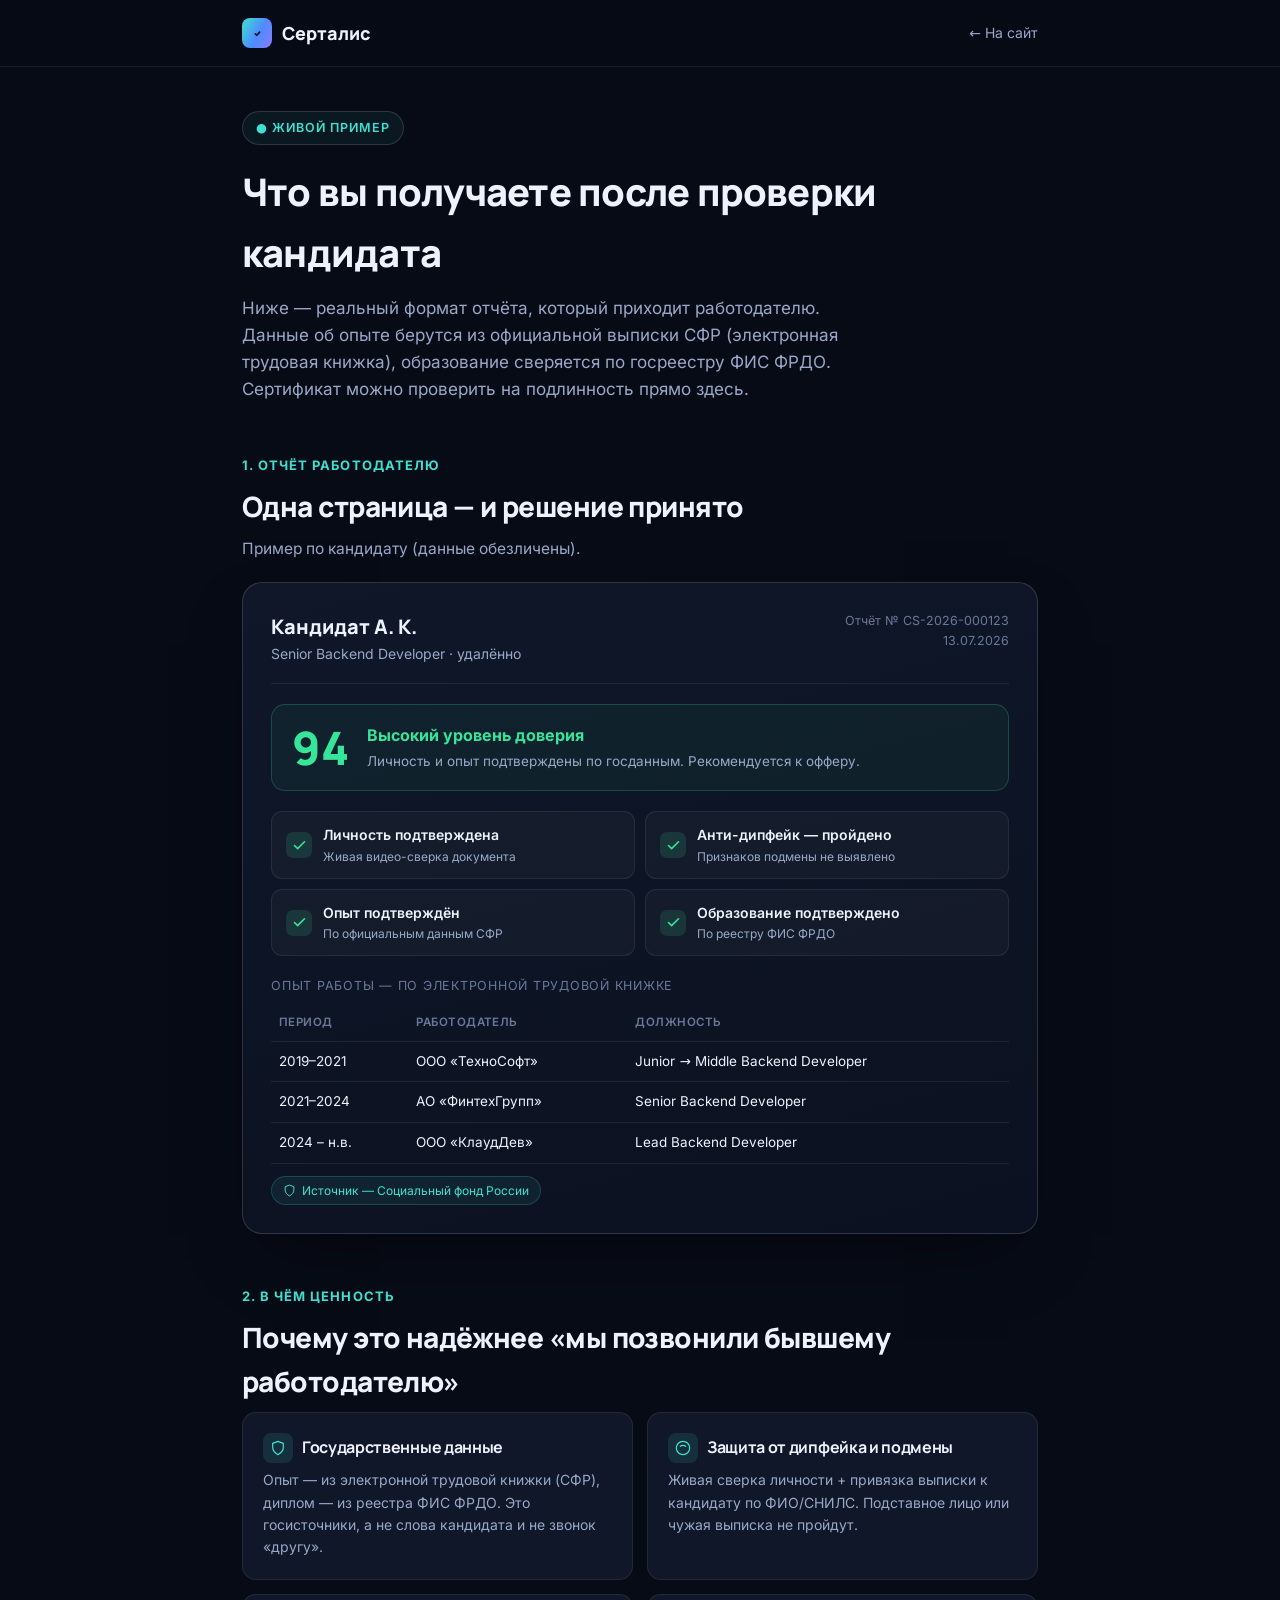
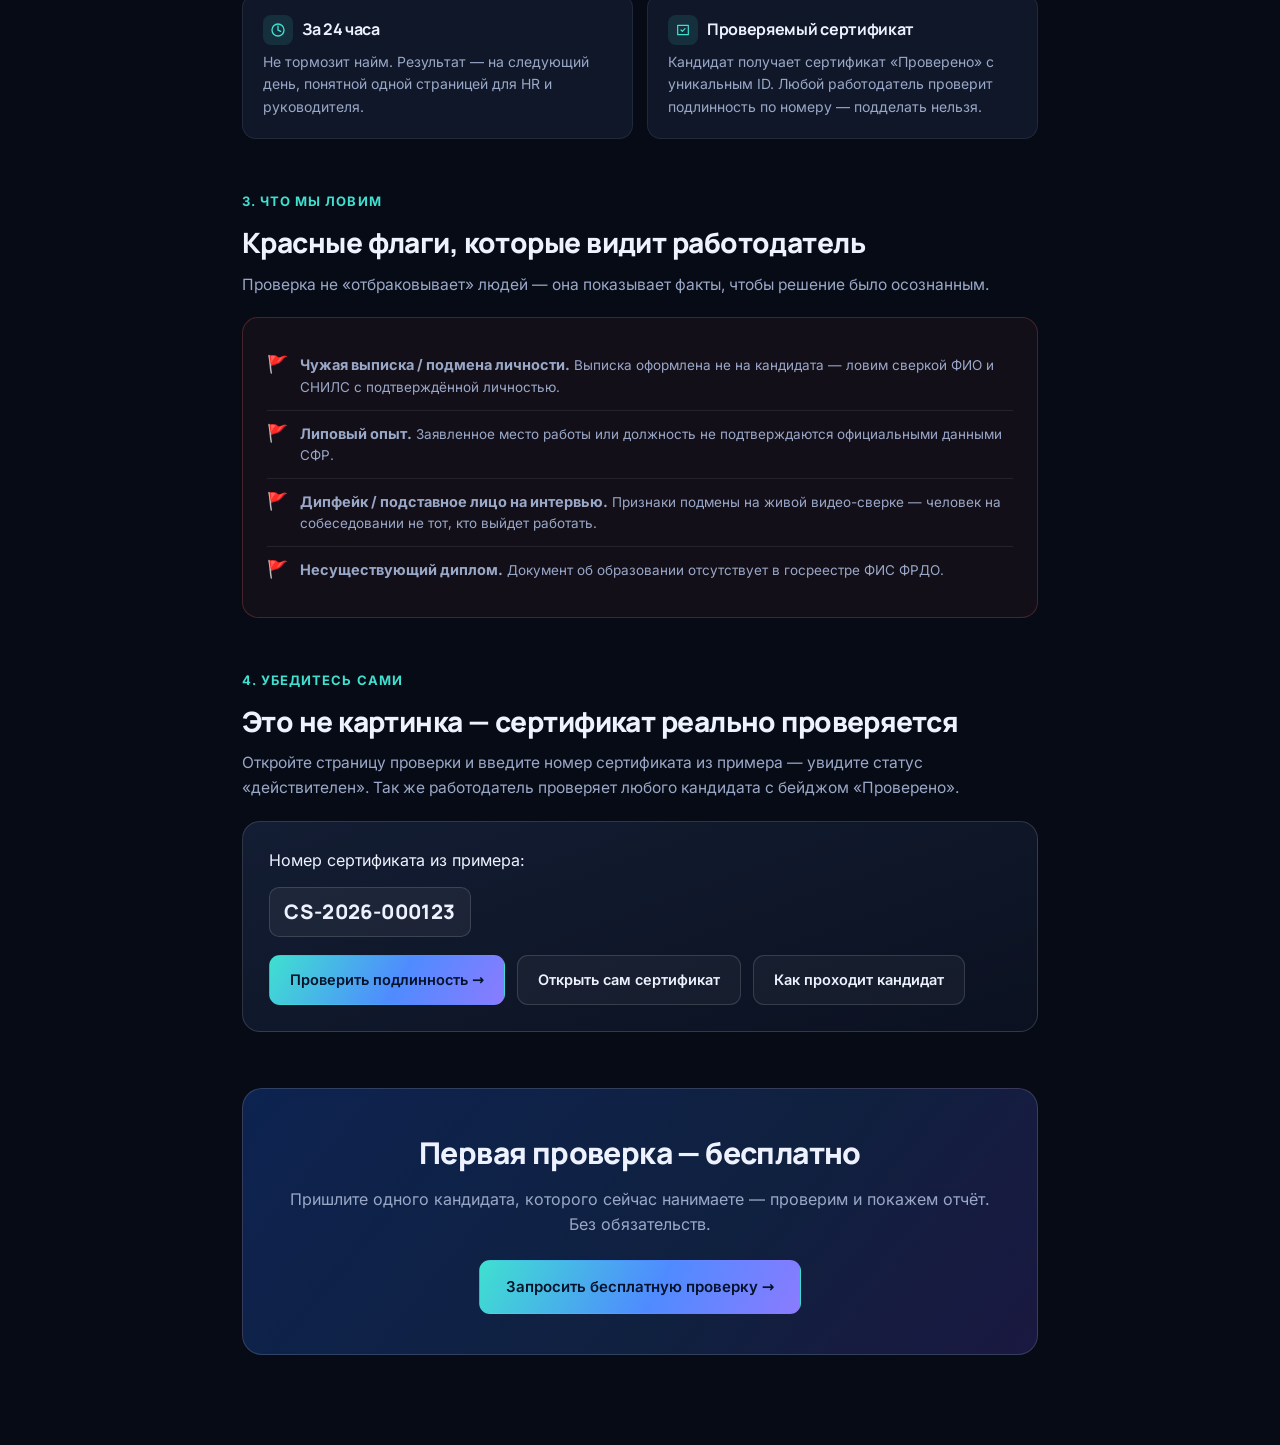
<file: demo.html>
<!DOCTYPE html>
<html lang="ru">
<head>
<meta charset="UTF-8">
<meta name="viewport" content="width=device-width, initial-scale=1.0">
<title>Пример проверки — что получает работодатель · Серталис</title>
<meta name="description" content="Живой пример: что получает компания после проверки кандидата в Серталис. Отчёт по официальным данным СФР и ФИС ФРДО + проверяемый сертификат.">
<link rel="stylesheet" href="fonts/fonts.css">
<style>
:root{
  --bg:#070b16;--bg-2:#0b1120;--panel:#0f1729;--panel-2:#131d33;
  --line:rgba(255,255,255,.08);--line-2:rgba(255,255,255,.14);
  --text:#eef2ff;--muted:#9aa8c7;--muted-2:#6b789a;
  --cyan:#3fe0d0;--blue:#4f8bff;--violet:#8b7bff;--green:#37e59a;--amber:#ffcb6b;--red:#ff6b6b;
  --grad:linear-gradient(120deg,var(--cyan),var(--blue) 55%,var(--violet));
}
*{margin:0;padding:0;box-sizing:border-box}
body{font-family:'Inter',system-ui,Segoe UI,Roboto,sans-serif;background:var(--bg);color:var(--text);line-height:1.6;-webkit-font-smoothing:antialiased}
h1,h2,h3,.dsp{font-family:'Manrope','Inter',sans-serif;letter-spacing:-.02em}
a{color:var(--cyan)}
.wrap{max-width:840px;margin:0 auto;padding:0 22px}
header{border-bottom:1px solid var(--line);position:sticky;top:0;background:rgba(7,11,22,.85);backdrop-filter:blur(12px);z-index:10}
.nav{display:flex;align-items:center;justify-content:space-between;height:66px;max-width:840px;margin:0 auto;padding:0 22px}
.logo{display:flex;align-items:center;gap:10px;font-family:'Manrope';font-weight:800;font-size:18px;text-decoration:none;color:var(--text)}
.logo-mark{width:30px;height:30px;border-radius:8px;background:var(--grad);display:grid;place-items:center}
.logo-mark svg{width:17px;height:17px}
.back{color:var(--muted);font-size:14px;text-decoration:none}
main{padding:44px 0 90px}
.eyebrow{display:inline-flex;align-items:center;gap:8px;font-size:12.5px;font-weight:600;letter-spacing:.08em;text-transform:uppercase;color:var(--cyan);padding:6px 13px;border:1px solid var(--line-2);border-radius:100px;background:rgba(63,224,208,.06)}
h1{font-size:clamp(27px,4.2vw,38px);font-weight:800;margin:16px 0 12px}
.lead{color:var(--muted);font-size:17px;margin-bottom:12px;max-width:640px}
.sec{margin-top:52px}
.sec-t{font-size:13px;letter-spacing:.08em;text-transform:uppercase;color:var(--cyan);font-weight:700;margin-bottom:8px}
.sec h2{font-size:clamp(22px,3vw,28px);font-weight:800;margin-bottom:8px}
.sec p.d{color:var(--muted);font-size:15.5px;margin-bottom:20px}

/* REPORT card */
.report{background:linear-gradient(165deg,var(--panel),var(--bg-2));border:1px solid var(--line-2);border-radius:20px;padding:28px;box-shadow:0 30px 70px -30px rgba(0,0,0,.6)}
.rep-head{display:flex;justify-content:space-between;align-items:flex-start;gap:16px;padding-bottom:18px;border-bottom:1px solid var(--line);flex-wrap:wrap}
.rep-cand .n{font-family:'Manrope';font-weight:800;font-size:20px}
.rep-cand .r{font-size:14px;color:var(--muted)}
.rep-id{font-size:12.5px;color:var(--muted-2);text-align:right}
.score{display:flex;align-items:center;gap:18px;background:rgba(55,229,154,.06);border:1px solid rgba(55,229,154,.22);border-radius:14px;padding:18px 20px;margin:20px 0}
.score .big{font-family:'Manrope';font-weight:800;font-size:46px;color:var(--green);line-height:1}
.score .verdict b{color:var(--green)}
.score .verdict span{display:block;font-size:13.5px;color:var(--muted);margin-top:2px}
.checks{display:grid;grid-template-columns:1fr 1fr;gap:10px;margin:18px 0}
.chk{display:flex;align-items:center;gap:11px;padding:12px 14px;background:rgba(255,255,255,.03);border:1px solid var(--line);border-radius:11px}
.chk .ic{width:26px;height:26px;border-radius:7px;background:rgba(55,229,154,.14);color:var(--green);display:grid;place-items:center;flex-shrink:0}
.chk .ic svg{width:15px;height:15px}
.chk .t{font-size:14px;font-weight:600}
.chk .t small{display:block;font-size:12px;color:var(--muted);font-weight:400}
.exp-t{font-size:12.5px;letter-spacing:.06em;text-transform:uppercase;color:var(--muted-2);margin:20px 0 8px}
table.exp{width:100%;border-collapse:collapse;font-size:13.5px}
table.exp th,table.exp td{border-bottom:1px solid var(--line);padding:9px 8px;text-align:left;vertical-align:top}
table.exp th{color:var(--muted-2);font-weight:600;font-size:11.5px;text-transform:uppercase;letter-spacing:.04em}
.src-badge{display:inline-flex;align-items:center;gap:6px;font-size:12px;color:var(--cyan);background:rgba(63,224,208,.08);border:1px solid rgba(63,224,208,.2);border-radius:100px;padding:4px 11px;margin-top:12px}

/* value */
.vals{display:grid;grid-template-columns:1fr 1fr;gap:14px}
.val{background:var(--panel);border:1px solid var(--line);border-radius:14px;padding:20px}
.val h3{font-size:16px;font-weight:700;margin-bottom:6px;display:flex;align-items:center;gap:9px}
.val h3 .vi{width:30px;height:30px;border-radius:8px;background:rgba(63,224,208,.12);color:var(--cyan);display:grid;place-items:center;flex-shrink:0}
.val h3 .vi svg{width:16px;height:16px}
.val p{font-size:14px;color:var(--muted)}

/* red flags */
.flags{background:rgba(255,107,107,.05);border:1px solid rgba(255,107,107,.22);border-radius:16px;padding:24px}
.flags h3{font-size:17px;font-weight:700;margin-bottom:14px}
.flag{display:flex;gap:12px;align-items:flex-start;padding:11px 0;border-bottom:1px solid var(--line)}
.flag:last-child{border:none}
.flag .fi{color:var(--red);flex-shrink:0;font-size:17px;line-height:1.4}
.flag b{font-size:14.5px}
.flag span{font-size:13.5px;color:var(--muted)}

/* verify live */
.live{background:linear-gradient(160deg,var(--panel-2),var(--bg-2));border:1px solid var(--line-2);border-radius:18px;padding:26px}
.live .idbox{display:flex;align-items:center;gap:12px;flex-wrap:wrap;margin:14px 0 18px}
.live .id{font-family:'Manrope';font-weight:800;font-size:20px;letter-spacing:.02em;background:rgba(255,255,255,.05);border:1px solid var(--line-2);border-radius:10px;padding:8px 14px}
.btns{display:flex;gap:12px;flex-wrap:wrap}
.btn{display:inline-flex;align-items:center;gap:8px;font-weight:600;font-size:14.5px;padding:12px 20px;border-radius:11px;cursor:pointer;border:1px solid transparent;text-decoration:none}
.btn-primary{background:var(--grad);color:#05122a}
.btn-ghost{background:rgba(255,255,255,.04);border-color:var(--line-2);color:var(--text)}

/* CTA */
.cta{margin-top:56px;background:linear-gradient(130deg,#0d2350,#10203f 60%,#1a1840);border:1px solid var(--line-2);border-radius:20px;padding:40px 32px;text-align:center}
.cta h2{font-size:clamp(22px,3vw,30px);font-weight:800;margin-bottom:10px}
.cta p{color:var(--muted);font-size:16px;margin-bottom:22px}
@media(max-width:640px){.checks,.vals{grid-template-columns:1fr}}
</style>
</head>
<body>
<header><div class="nav">
  <a href="index.html" class="logo"><span class="logo-mark"><svg viewBox="0 0 24 24" fill="none"><path d="M9 12.5l2 2 4-4.5" stroke="#05122a" stroke-width="2.4" stroke-linecap="round" stroke-linejoin="round"/></svg></span>Серталис</a>
  <a href="index.html" class="back">← На сайт</a>
</div></header>

<main><div class="wrap">
  <span class="eyebrow">● Живой пример</span>
  <h1>Что вы получаете после проверки кандидата</h1>
  <p class="lead">Ниже — реальный формат отчёта, который приходит работодателю. Данные об опыте берутся из официальной выписки СФР (электронная трудовая книжка), образование сверяется по госреестру ФИС ФРДО. Сертификат можно проверить на подлинность прямо здесь.</p>

  <!-- REPORT -->
  <div class="sec">
    <div class="sec-t">1. Отчёт работодателю</div>
    <h2>Одна страница — и решение принято</h2>
    <p class="d">Пример по кандидату (данные обезличены).</p>
    <div class="report">
      <div class="rep-head">
        <div class="rep-cand">
          <div class="n">Кандидат А. К.</div>
          <div class="r">Senior Backend Developer · удалённо</div>
        </div>
        <div class="rep-id">Отчёт № CS-2026-000123<br>13.07.2026</div>
      </div>
      <div class="score">
        <div class="big">94</div>
        <div class="verdict"><b>Высокий уровень доверия</b><span>Личность и опыт подтверждены по госданным. Рекомендуется к офферу.</span></div>
      </div>
      <div class="checks">
        <div class="chk"><span class="ic"><svg viewBox="0 0 24 24" fill="none"><path d="M20 6L9 17l-5-5" stroke="currentColor" stroke-width="2.6" stroke-linecap="round"/></svg></span><span class="t">Личность подтверждена<small>Живая видео-сверка документа</small></span></div>
        <div class="chk"><span class="ic"><svg viewBox="0 0 24 24" fill="none"><path d="M20 6L9 17l-5-5" stroke="currentColor" stroke-width="2.6" stroke-linecap="round"/></svg></span><span class="t">Анти-дипфейк — пройдено<small>Признаков подмены не выявлено</small></span></div>
        <div class="chk"><span class="ic"><svg viewBox="0 0 24 24" fill="none"><path d="M20 6L9 17l-5-5" stroke="currentColor" stroke-width="2.6" stroke-linecap="round"/></svg></span><span class="t">Опыт подтверждён<small>По официальным данным СФР</small></span></div>
        <div class="chk"><span class="ic"><svg viewBox="0 0 24 24" fill="none"><path d="M20 6L9 17l-5-5" stroke="currentColor" stroke-width="2.6" stroke-linecap="round"/></svg></span><span class="t">Образование подтверждено<small>По реестру ФИС ФРДО</small></span></div>
      </div>
      <div class="exp-t">Опыт работы — по электронной трудовой книжке</div>
      <table class="exp">
        <thead><tr><th>Период</th><th>Работодатель</th><th>Должность</th></tr></thead>
        <tbody>
          <tr><td>2019–2021</td><td>ООО «ТехноСофт»</td><td>Junior → Middle Backend Developer</td></tr>
          <tr><td>2021–2024</td><td>АО «ФинтехГрупп»</td><td>Senior Backend Developer</td></tr>
          <tr><td>2024 – н.в.</td><td>ООО «КлаудДев»</td><td>Lead Backend Developer</td></tr>
        </tbody>
      </table>
      <span class="src-badge"><svg width="13" height="13" viewBox="0 0 24 24" fill="none"><path d="M12 2l8 3v6c0 5-3.4 8.5-8 11-4.6-2.5-8-6-8-11V5l8-3z" stroke="currentColor" stroke-width="1.8" stroke-linejoin="round"/></svg>Источник — Социальный фонд России</span>
    </div>
  </div>

  <!-- VALUE -->
  <div class="sec">
    <div class="sec-t">2. В чём ценность</div>
    <h2>Почему это надёжнее «мы позвонили бывшему работодателю»</h2>
    <div class="vals">
      <div class="val"><h3><span class="vi"><svg viewBox="0 0 24 24" fill="none"><path d="M12 2l8 3v6c0 5-3.4 8.5-8 11-4.6-2.5-8-6-8-11V5l8-3z" stroke="currentColor" stroke-width="1.8" stroke-linejoin="round"/></svg></span>Государственные данные</h3><p>Опыт — из электронной трудовой книжки (СФР), диплом — из реестра ФИС ФРДО. Это госисточники, а не слова кандидата и не звонок «другу».</p></div>
      <div class="val"><h3><span class="vi"><svg viewBox="0 0 24 24" fill="none"><path d="M12 2a10 10 0 100 20 10 10 0 000-20zM8 9.5s1-1.5 4-1.5 4 1.5 4 1.5" stroke="currentColor" stroke-width="1.8" stroke-linecap="round"/></svg></span>Защита от дипфейка и подмены</h3><p>Живая сверка личности + привязка выписки к кандидату по ФИО/СНИЛС. Подставное лицо или чужая выписка не пройдут.</p></div>
      <div class="val"><h3><span class="vi"><svg viewBox="0 0 24 24" fill="none"><path d="M12 6v6l4 2" stroke="currentColor" stroke-width="2" stroke-linecap="round"/><circle cx="12" cy="12" r="9" stroke="currentColor" stroke-width="2"/></svg></span>За 24 часа</h3><p>Не тормозит найм. Результат — на следующий день, понятной одной страницей для HR и руководителя.</p></div>
      <div class="val"><h3><span class="vi"><svg viewBox="0 0 24 24" fill="none"><path d="M9 12l2 2 4-4M4 5h16v14H4z" stroke="currentColor" stroke-width="1.8" stroke-linecap="round" stroke-linejoin="round"/></svg></span>Проверяемый сертификат</h3><p>Кандидат получает сертификат «Проверено» с уникальным ID. Любой работодатель проверит подлинность по номеру — подделать нельзя.</p></div>
    </div>
  </div>

  <!-- RED FLAGS -->
  <div class="sec">
    <div class="sec-t">3. Что мы ловим</div>
    <h2>Красные флаги, которые видит работодатель</h2>
    <p class="d">Проверка не «отбраковывает» людей — она показывает факты, чтобы решение было осознанным.</p>
    <div class="flags">
      <div class="flag"><span class="fi">🚩</span><span><b>Чужая выписка / подмена личности.</b> <span>Выписка оформлена не на кандидата — ловим сверкой ФИО и СНИЛС с подтверждённой личностью.</span></span></div>
      <div class="flag"><span class="fi">🚩</span><span><b>Липовый опыт.</b> <span>Заявленное место работы или должность не подтверждаются официальными данными СФР.</span></span></div>
      <div class="flag"><span class="fi">🚩</span><span><b>Дипфейк / подставное лицо на интервью.</b> <span>Признаки подмены на живой видео-сверке — человек на собеседовании не тот, кто выйдет работать.</span></span></div>
      <div class="flag"><span class="fi">🚩</span><span><b>Несуществующий диплом.</b> <span>Документ об образовании отсутствует в госреестре ФИС ФРДО.</span></span></div>
    </div>
  </div>

  <!-- LIVE VERIFY -->
  <div class="sec">
    <div class="sec-t">4. Убедитесь сами</div>
    <h2>Это не картинка — сертификат реально проверяется</h2>
    <p class="d">Откройте страницу проверки и введите номер сертификата из примера — увидите статус «действителен». Так же работодатель проверяет любого кандидата с бейджом «Проверено».</p>
    <div class="live">
      <div>Номер сертификата из примера:</div>
      <div class="idbox"><span class="id">CS-2026-000123</span></div>
      <div class="btns">
        <a href="verify.html?id=CS-2026-000123" target="_blank" class="btn btn-primary">Проверить подлинность →</a>
        <a href="certificate.html?id=CS-2026-000123&fio=Кандидат%20А.%20К.&role=Senior%20Backend%20Developer&issued=2026-07-13&until=2027-01-13&checks=identity,deepfake,experience,education" target="_blank" class="btn btn-ghost">Открыть сам сертификат</a>
        <a href="proverka.html" target="_blank" class="btn btn-ghost">Как проходит кандидат</a>
      </div>
    </div>
  </div>

  <!-- CTA -->
  <div class="cta">
    <h2>Первая проверка — бесплатно</h2>
    <p>Пришлите одного кандидата, которого сейчас нанимаете — проверим и покажем отчёт. Без обязательств.</p>
    <a href="zayavka.html" class="btn btn-primary" style="font-size:15px;padding:14px 26px">Запросить бесплатную проверку →</a>
  </div>
</div></main>
</body>
</html>
</file>
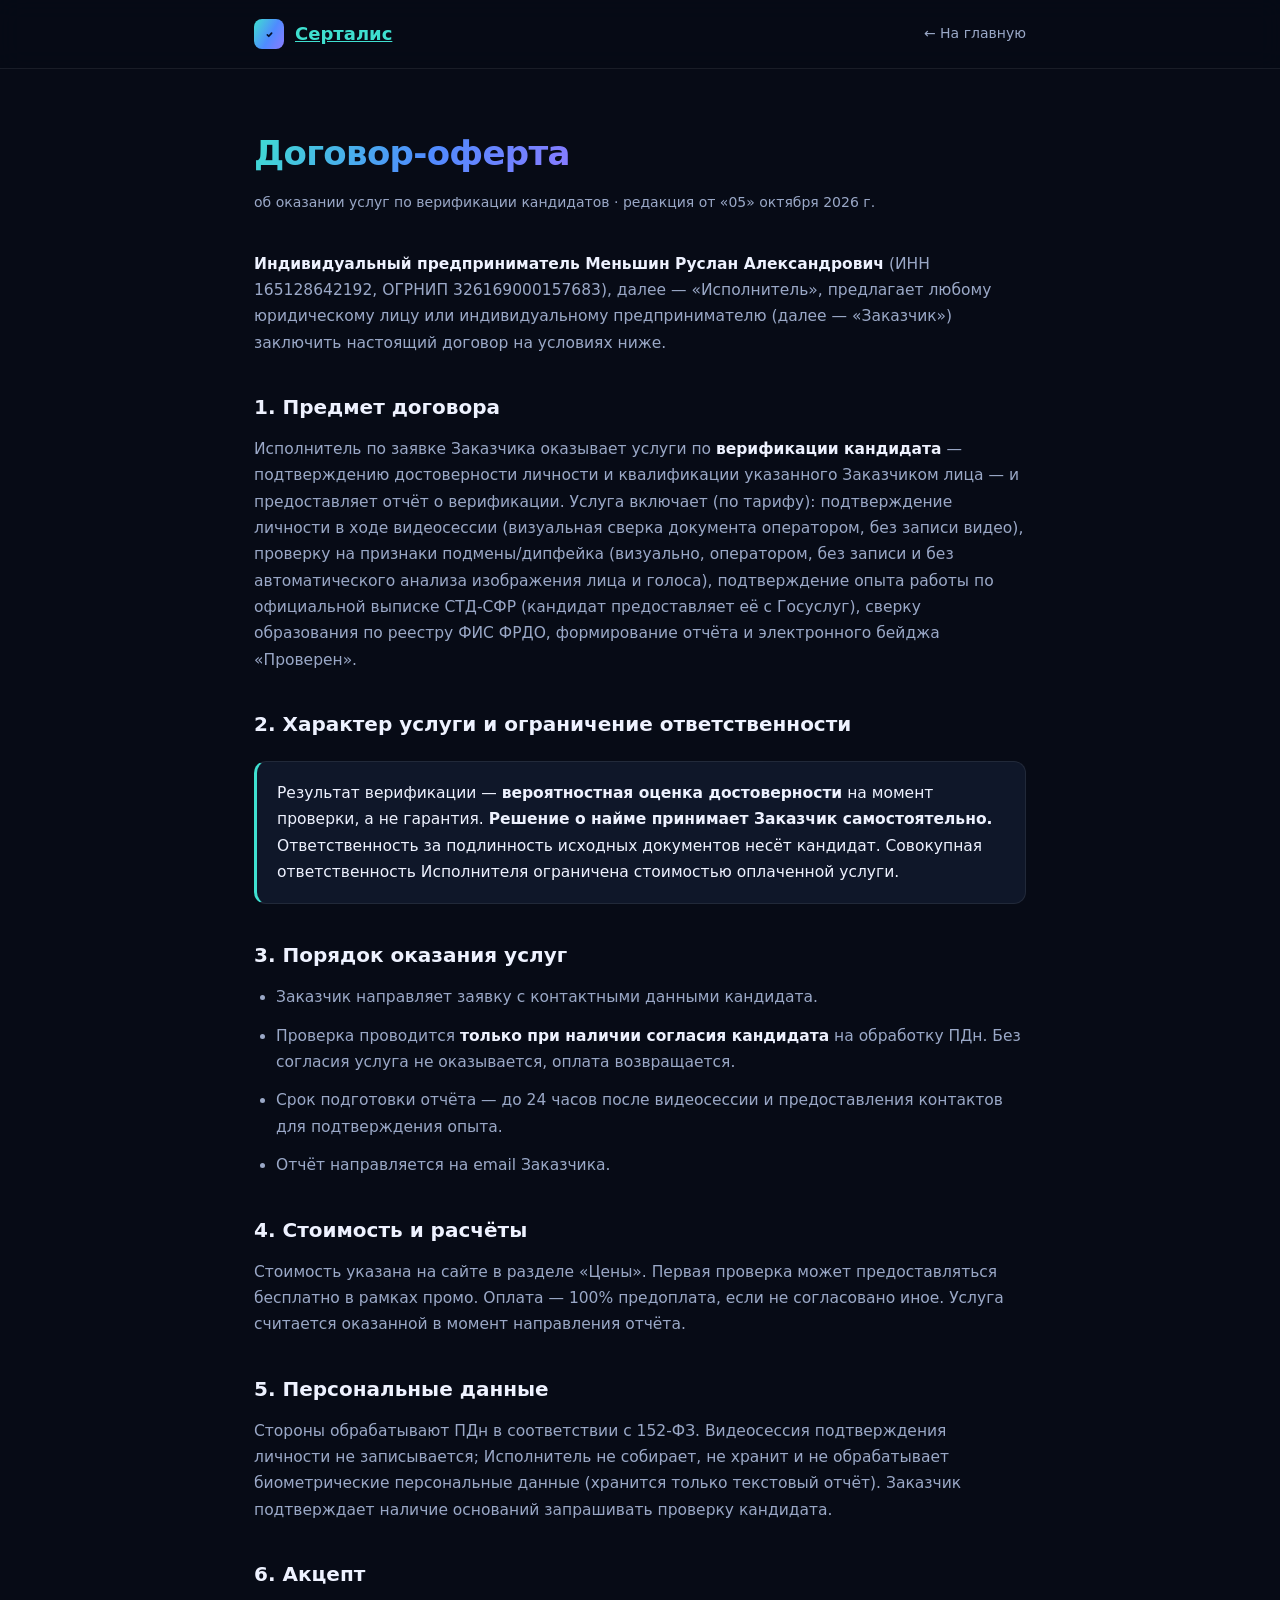
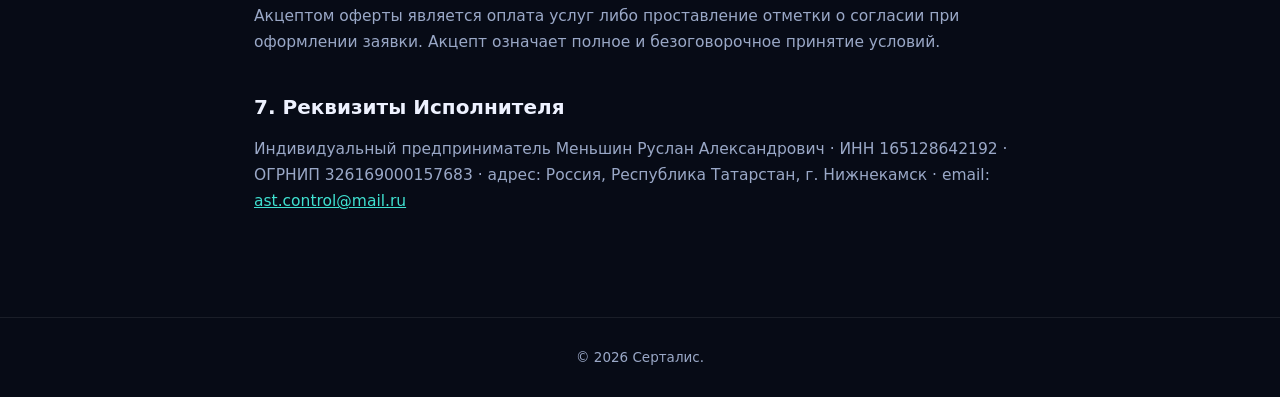
<file: oferta.html>
<!DOCTYPE html>
<html lang="ru">
<head>
<meta charset="UTF-8">
<meta name="viewport" content="width=device-width, initial-scale=1.0">
<title>Договор-оферта — Серталис</title>
<style>
:root{--bg:#070b16;--panel:#0f1729;--line:rgba(255,255,255,.08);--text:#eef2ff;--muted:#9aa8c7;--cyan:#3fe0d0;--blue:#4f8bff;--violet:#8b7bff;--grad:linear-gradient(120deg,var(--cyan),var(--blue) 55%,var(--violet))}
*{margin:0;padding:0;box-sizing:border-box}
body{font-family:'Inter',system-ui,-apple-system,Segoe UI,Roboto,sans-serif;background:var(--bg);color:var(--text);line-height:1.7;-webkit-font-smoothing:antialiased}
.wrap{max-width:820px;margin:0 auto;padding:0 24px}
header{border-bottom:1px solid var(--line);position:sticky;top:0;background:rgba(7,11,22,.85);backdrop-filter:blur(12px);z-index:10}
.nav{display:flex;align-items:center;justify-content:space-between;height:68px}
.logo{display:flex;align-items:center;gap:11px;font-weight:800;font-size:18px}
.logo-mark{width:30px;height:30px;border-radius:8px;background:var(--grad);display:grid;place-items:center}
.logo-mark svg{width:17px;height:17px}
.back{color:var(--muted);font-size:14px;text-decoration:none;transition:color .2s}
.back:hover{color:var(--text)}
article{padding:56px 0 90px}
h1{font-size:34px;font-weight:800;letter-spacing:-.02em;margin-bottom:8px;background:var(--grad);-webkit-background-clip:text;background-clip:text;color:transparent;display:inline-block}
.rev{color:var(--muted);font-size:14px;margin-bottom:36px}
h2{font-size:20px;font-weight:700;margin:34px 0 12px;color:var(--text)}
p,li{color:var(--muted);font-size:15.5px;margin-bottom:12px}
ul{padding-left:22px}
strong{color:var(--text)}
.note{background:var(--panel);border:1px solid var(--line);border-left:3px solid var(--cyan);border-radius:12px;padding:18px 20px;margin:20px 0}
.note p{margin:0;color:var(--text)}
a{color:var(--cyan)}
footer{border-top:1px solid var(--line);padding:28px 0;color:var(--muted);font-size:13.5px;text-align:center}
</style>
</head>
<body>
<header><div class="wrap nav">
  <a href="index.html" class="logo"><span class="logo-mark"><svg viewBox="0 0 24 24" fill="none"><path d="M9 12.5l2 2 4-4.5" stroke="#05122a" stroke-width="2.4" stroke-linecap="round" stroke-linejoin="round"/></svg></span>Серталис</a>
  <a href="index.html" class="back">← На главную</a>
</div></header>
<div class="wrap"><article>
  <h1>Договор-оферта</h1>
  <div class="rev">об оказании услуг по верификации кандидатов · редакция от «05» октября 2026 г.</div>

  <p><strong>Индивидуальный предприниматель Меньшин Руслан Александрович</strong> (ИНН 165128642192, ОГРНИП 326169000157683), далее — «Исполнитель», предлагает любому юридическому лицу или индивидуальному предпринимателю (далее — «Заказчик») заключить настоящий договор на условиях ниже.</p>

  <h2>1. Предмет договора</h2>
  <p>Исполнитель по заявке Заказчика оказывает услуги по <strong>верификации кандидата</strong> — подтверждению достоверности личности и квалификации указанного Заказчиком лица — и предоставляет отчёт о верификации. Услуга включает (по тарифу): подтверждение личности в ходе видеосессии (визуальная сверка документа оператором, без записи видео), проверку на признаки подмены/дипфейка (визуально, оператором, без записи и без автоматического анализа изображения лица и голоса), подтверждение опыта работы по официальной выписке СТД-СФР (кандидат предоставляет её с Госуслуг), сверку образования по реестру ФИС ФРДО, формирование отчёта и электронного бейджа «Проверен».</p>

  <h2>2. Характер услуги и ограничение ответственности</h2>
  <div class="note"><p>Результат верификации — <strong>вероятностная оценка достоверности</strong> на момент проверки, а не гарантия. <strong>Решение о найме принимает Заказчик самостоятельно.</strong> Ответственность за подлинность исходных документов несёт кандидат. Совокупная ответственность Исполнителя ограничена стоимостью оплаченной услуги.</p></div>

  <h2>3. Порядок оказания услуг</h2>
  <ul>
    <li>Заказчик направляет заявку с контактными данными кандидата.</li>
    <li>Проверка проводится <strong>только при наличии согласия кандидата</strong> на обработку ПДн. Без согласия услуга не оказывается, оплата возвращается.</li>
    <li>Срок подготовки отчёта — до 24 часов после видеосессии и предоставления контактов для подтверждения опыта.</li>
    <li>Отчёт направляется на email Заказчика.</li>
  </ul>

  <h2>4. Стоимость и расчёты</h2>
  <p>Стоимость указана на сайте в разделе «Цены». Первая проверка может предоставляться бесплатно в рамках промо. Оплата — 100% предоплата, если не согласовано иное. Услуга считается оказанной в момент направления отчёта.</p>

  <h2>5. Персональные данные</h2>
  <p>Стороны обрабатывают ПДн в соответствии с 152-ФЗ. Видеосессия подтверждения личности не записывается; Исполнитель не собирает, не хранит и не обрабатывает биометрические персональные данные (хранится только текстовый отчёт). Заказчик подтверждает наличие оснований запрашивать проверку кандидата.</p>

  <h2>6. Акцепт</h2>
  <p>Акцептом оферты является оплата услуг либо проставление отметки о согласии при оформлении заявки. Акцепт означает полное и безоговорочное принятие условий.</p>

  <h2>7. Реквизиты Исполнителя</h2>
  <p>Индивидуальный предприниматель Меньшин Руслан Александрович · ИНН 165128642192 · ОГРНИП 326169000157683 · адрес: Россия, Республика Татарстан, г. Нижнекамск · email: <a href="mailto:ast.control@mail.ru">ast.control@mail.ru</a></p>
</article></div>
<footer>© 2026 Серталис.</footer>
</body>
</html>
</file>
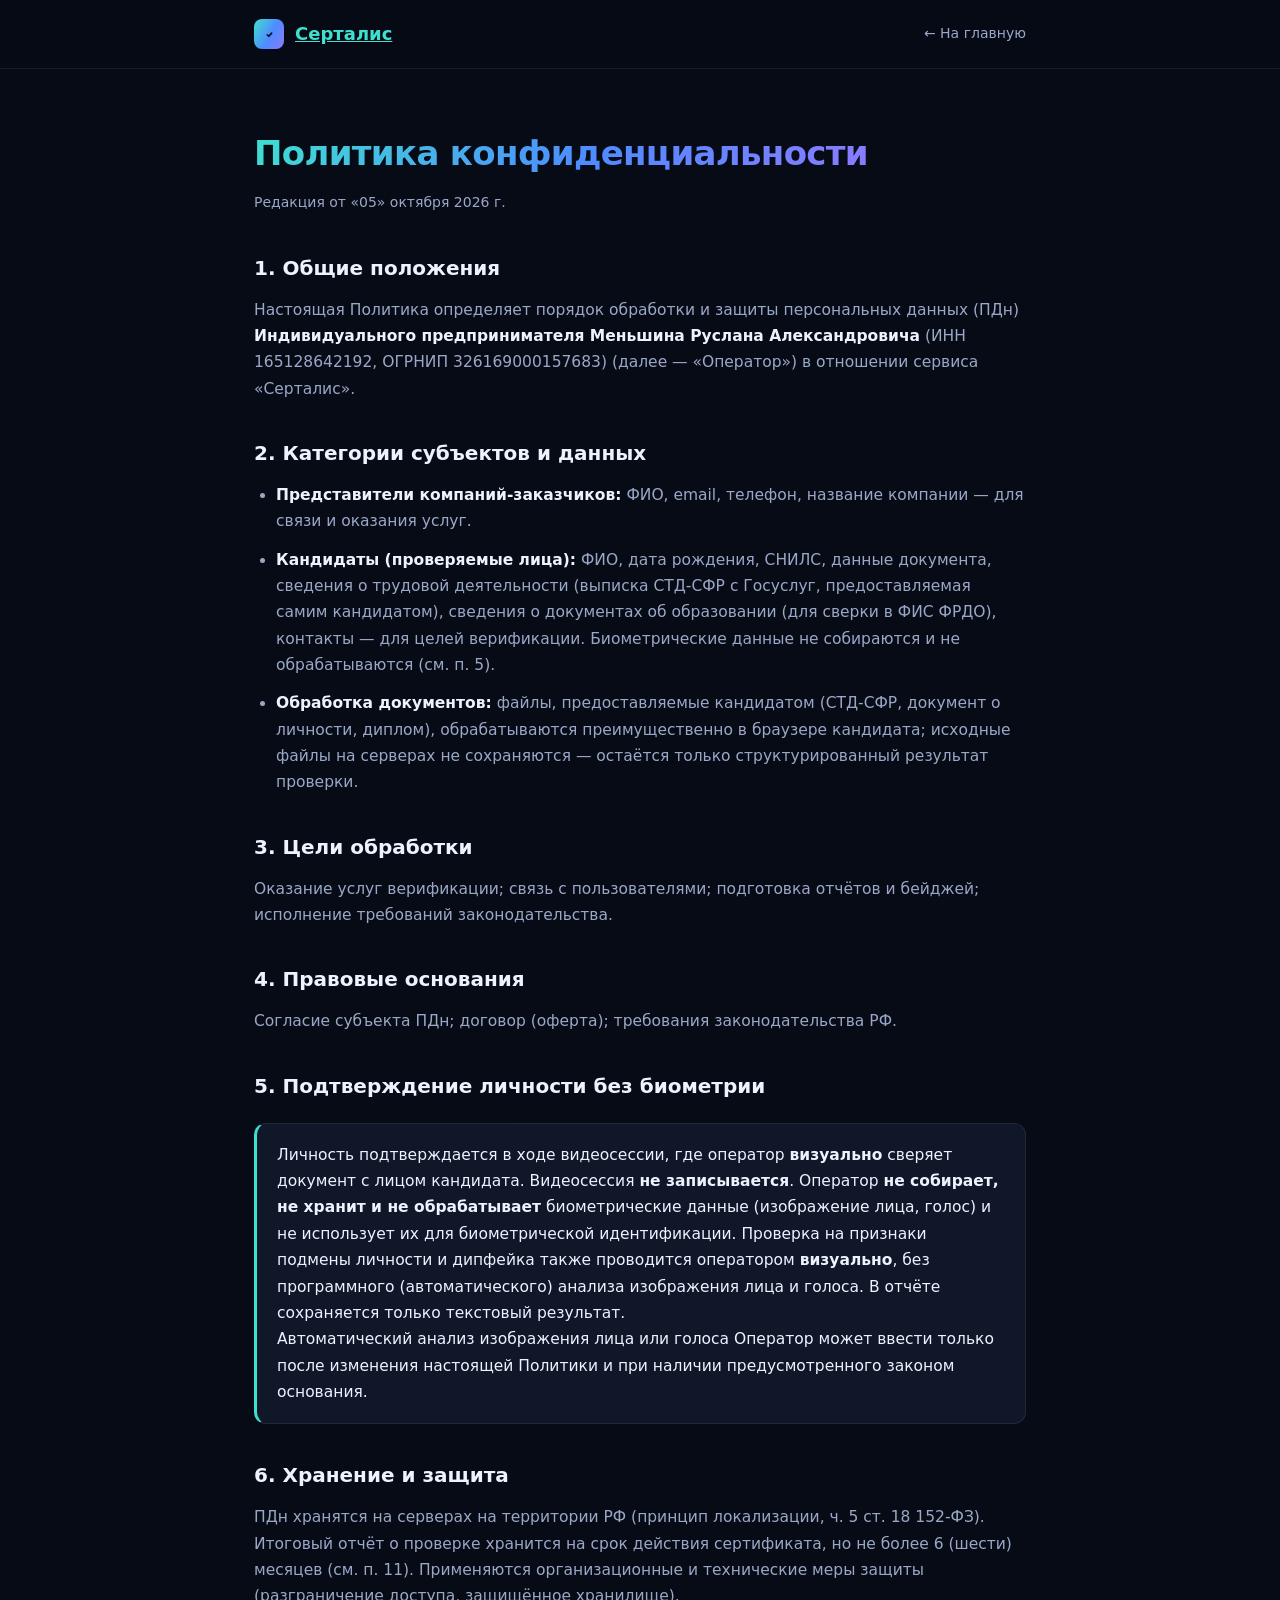
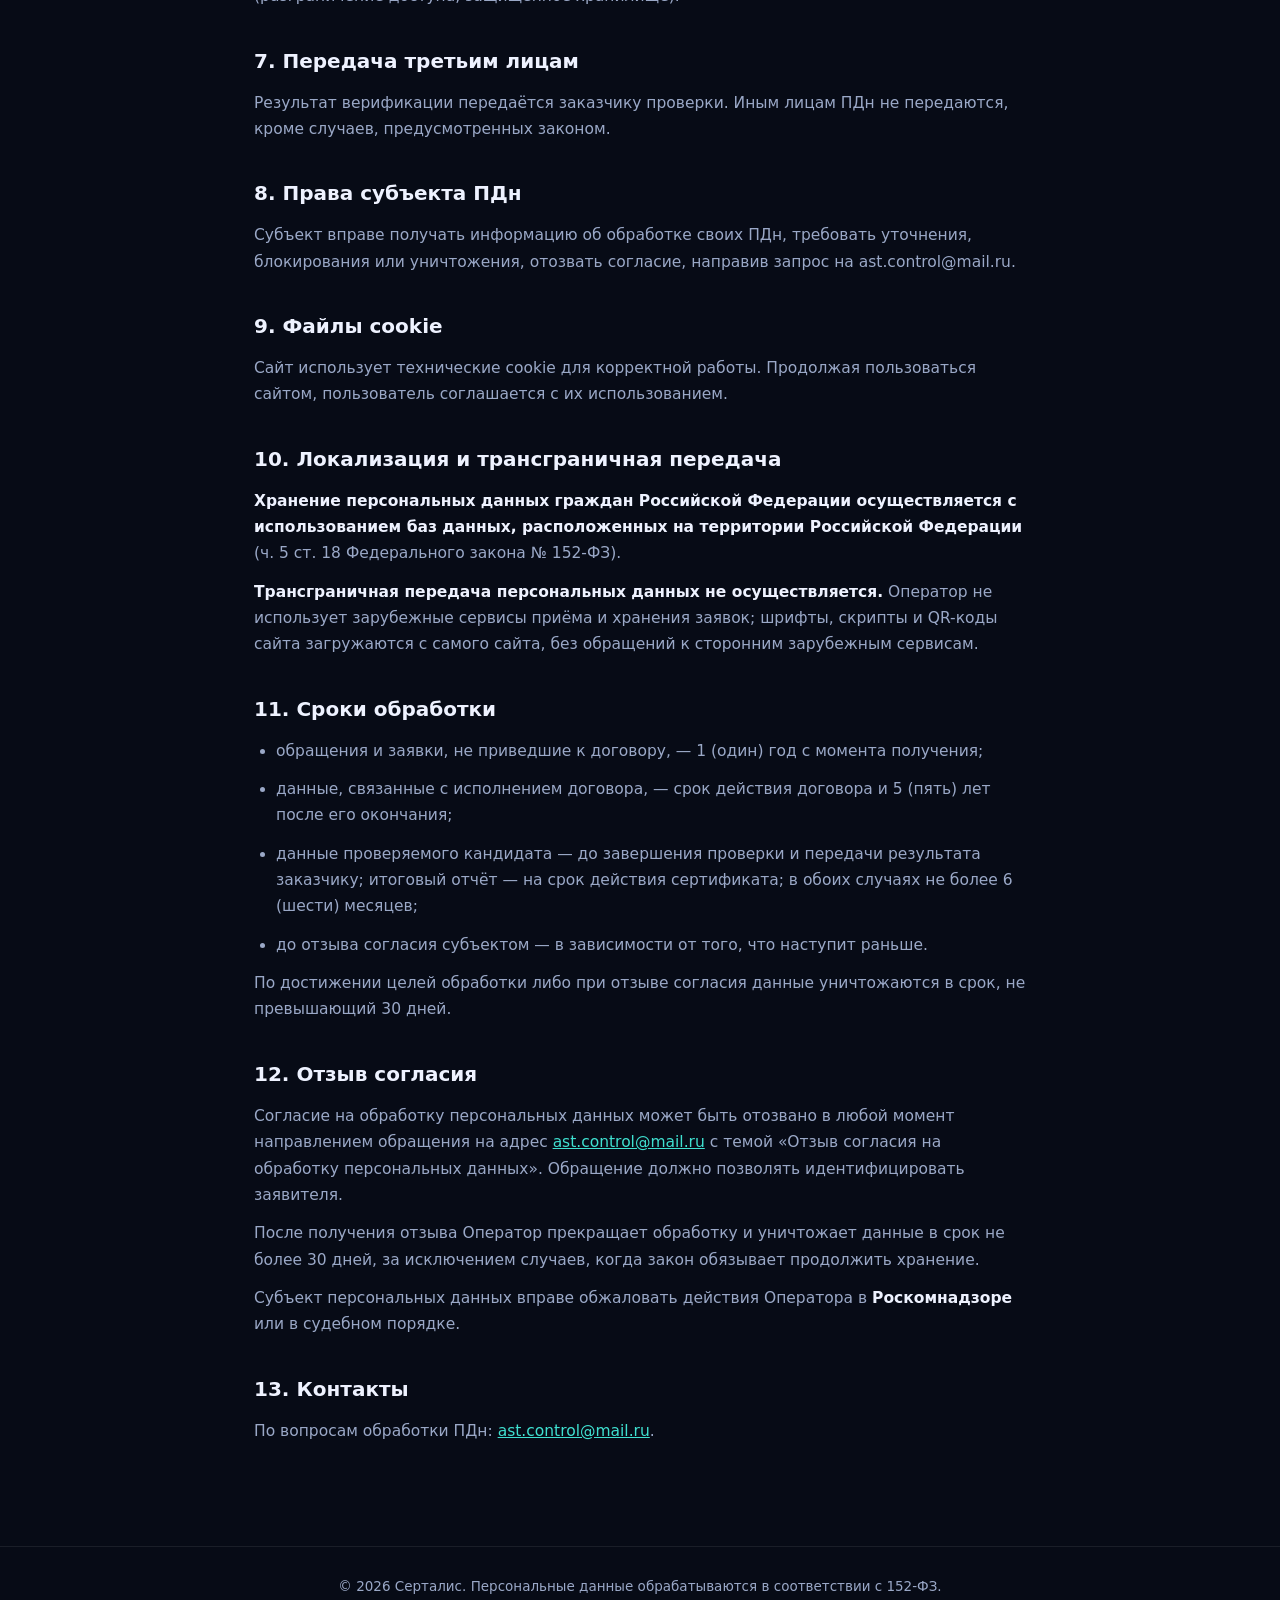
<file: privacy.html>
<!DOCTYPE html>
<html lang="ru">
<head>
<meta charset="UTF-8">
<meta name="viewport" content="width=device-width, initial-scale=1.0">
<title>Политика конфиденциальности — Серталис</title>
<style>
:root{--bg:#070b16;--panel:#0f1729;--line:rgba(255,255,255,.08);--text:#eef2ff;--muted:#9aa8c7;--cyan:#3fe0d0;--blue:#4f8bff;--violet:#8b7bff;--grad:linear-gradient(120deg,var(--cyan),var(--blue) 55%,var(--violet))}
*{margin:0;padding:0;box-sizing:border-box}
body{font-family:'Inter',system-ui,-apple-system,Segoe UI,Roboto,sans-serif;background:var(--bg);color:var(--text);line-height:1.7;-webkit-font-smoothing:antialiased}
.wrap{max-width:820px;margin:0 auto;padding:0 24px}
header{border-bottom:1px solid var(--line);position:sticky;top:0;background:rgba(7,11,22,.85);backdrop-filter:blur(12px);z-index:10}
.nav{display:flex;align-items:center;justify-content:space-between;height:68px}
.logo{display:flex;align-items:center;gap:11px;font-weight:800;font-size:18px}
.logo-mark{width:30px;height:30px;border-radius:8px;background:var(--grad);display:grid;place-items:center}
.logo-mark svg{width:17px;height:17px}
.back{color:var(--muted);font-size:14px;text-decoration:none;transition:color .2s}
.back:hover{color:var(--text)}
article{padding:56px 0 90px}
h1{font-size:34px;font-weight:800;letter-spacing:-.02em;margin-bottom:8px;background:var(--grad);-webkit-background-clip:text;background-clip:text;color:transparent;display:inline-block}
.rev{color:var(--muted);font-size:14px;margin-bottom:36px}
h2{font-size:20px;font-weight:700;margin:34px 0 12px;color:var(--text)}
p,li{color:var(--muted);font-size:15.5px;margin-bottom:12px}
ul{padding-left:22px}
strong{color:var(--text)}
.note{background:var(--panel);border:1px solid var(--line);border-left:3px solid var(--cyan);border-radius:12px;padding:18px 20px;margin:20px 0}
.note p{margin:0;color:var(--text)}
a{color:var(--cyan)}
footer{border-top:1px solid var(--line);padding:28px 0;color:var(--muted);font-size:13.5px;text-align:center}
</style>
</head>
<body>
<header><div class="wrap nav">
  <a href="index.html" class="logo"><span class="logo-mark"><svg viewBox="0 0 24 24" fill="none"><path d="M9 12.5l2 2 4-4.5" stroke="#05122a" stroke-width="2.4" stroke-linecap="round" stroke-linejoin="round"/></svg></span>Серталис</a>
  <a href="index.html" class="back">← На главную</a>
</div></header>
<div class="wrap"><article>
  <h1>Политика конфиденциальности</h1>
  <div class="rev">Редакция от «05» октября 2026 г.</div>

  <h2>1. Общие положения</h2>
  <p>Настоящая Политика определяет порядок обработки и защиты персональных данных (ПДн) <strong>Индивидуального предпринимателя Меньшина Руслана Александровича</strong> (ИНН 165128642192, ОГРНИП 326169000157683) (далее — «Оператор») в отношении сервиса «Серталис».</p>

  <h2>2. Категории субъектов и данных</h2>
  <ul>
    <li><strong>Представители компаний-заказчиков:</strong> ФИО, email, телефон, название компании — для связи и оказания услуг.</li>
    <li><strong>Кандидаты (проверяемые лица):</strong> ФИО, дата рождения, СНИЛС, данные документа, сведения о трудовой деятельности (выписка СТД-СФР с Госуслуг, предоставляемая самим кандидатом), сведения о документах об образовании (для сверки в ФИС ФРДО), контакты — для целей верификации. Биометрические данные не собираются и не обрабатываются (см. п. 5).</li>
    <li><strong>Обработка документов:</strong> файлы, предоставляемые кандидатом (СТД-СФР, документ о личности, диплом), обрабатываются преимущественно в браузере кандидата; исходные файлы на серверах не сохраняются — остаётся только структурированный результат проверки.</li>
  </ul>

  <h2>3. Цели обработки</h2>
  <p>Оказание услуг верификации; связь с пользователями; подготовка отчётов и бейджей; исполнение требований законодательства.</p>

  <h2>4. Правовые основания</h2>
  <p>Согласие субъекта ПДн; договор (оферта); требования законодательства РФ.</p>

  <h2>5. Подтверждение личности без биометрии</h2>
  <div class="note"><p>Личность подтверждается в ходе видеосессии, где оператор <strong>визуально</strong> сверяет документ с лицом кандидата. Видеосессия <strong>не записывается</strong>. Оператор <strong>не собирает, не хранит и не обрабатывает</strong> биометрические данные (изображение лица, голос) и не использует их для биометрической идентификации. Проверка на признаки подмены личности и дипфейка также проводится оператором <strong>визуально</strong>, без программного (автоматического) анализа изображения лица и голоса. В отчёте сохраняется только текстовый результат.</p><p>Автоматический анализ изображения лица или голоса Оператор может ввести только после изменения настоящей Политики и при наличии предусмотренного законом основания.</p></div>

  <h2>6. Хранение и защита</h2>
  <p>ПДн хранятся на серверах на территории РФ (принцип локализации, ч. 5 ст. 18 152-ФЗ). Итоговый отчёт о проверке хранится на срок действия сертификата, но не более 6 (шести) месяцев (см. п. 11). Применяются организационные и технические меры защиты (разграничение доступа, защищённое хранилище).</p>

  <h2>7. Передача третьим лицам</h2>
  <p>Результат верификации передаётся заказчику проверки. Иным лицам ПДн не передаются, кроме случаев, предусмотренных законом.</p>

  <h2>8. Права субъекта ПДн</h2>
  <p>Субъект вправе получать информацию об обработке своих ПДн, требовать уточнения, блокирования или уничтожения, отозвать согласие, направив запрос на ast.control@mail.ru.</p>

  <h2>9. Файлы cookie</h2>
  <p>Сайт использует технические cookie для корректной работы. Продолжая пользоваться сайтом, пользователь соглашается с их использованием.</p>

  <h2>10. Локализация и трансграничная передача</h2>
  <p><strong>Хранение персональных данных граждан Российской Федерации осуществляется с использованием баз данных, расположенных на территории Российской Федерации</strong> (ч. 5 ст. 18 Федерального закона № 152-ФЗ).</p>
  <p><strong>Трансграничная передача персональных данных не осуществляется.</strong> Оператор не использует зарубежные сервисы приёма и хранения заявок; шрифты, скрипты и QR-коды сайта загружаются с самого сайта, без обращений к сторонним зарубежным сервисам.</p>

  <h2>11. Сроки обработки</h2>
  <ul>
    <li>обращения и заявки, не приведшие к договору, — 1 (один) год с момента получения;</li>
    <li>данные, связанные с исполнением договора, — срок действия договора и 5 (пять) лет после его окончания;</li>
    <li>данные проверяемого кандидата — до завершения проверки и передачи результата заказчику; итоговый отчёт — на срок действия сертификата; в обоих случаях не более 6 (шести) месяцев;</li>
    <li>до отзыва согласия субъектом — в зависимости от того, что наступит раньше.</li>
  </ul>
  <p>По достижении целей обработки либо при отзыве согласия данные уничтожаются в срок, не превышающий 30 дней.</p>

  <h2>12. Отзыв согласия</h2>
  <p>Согласие на обработку персональных данных может быть отозвано в любой момент направлением обращения на адрес <a href="mailto:ast.control@mail.ru">ast.control@mail.ru</a> с темой «Отзыв согласия на обработку персональных данных». Обращение должно позволять идентифицировать заявителя.</p>
  <p>После получения отзыва Оператор прекращает обработку и уничтожает данные в срок не более 30 дней, за исключением случаев, когда закон обязывает продолжить хранение.</p>
  <p>Субъект персональных данных вправе обжаловать действия Оператора в <strong>Роскомнадзоре</strong> или в судебном порядке.</p>

  <h2>13. Контакты</h2>
  <p>По вопросам обработки ПДн: <a href="mailto:ast.control@mail.ru">ast.control@mail.ru</a>.</p>
</article></div>
<footer>© 2026 Серталис. Персональные данные обрабатываются в соответствии с 152-ФЗ.</footer>
</body>
</html>
</file>
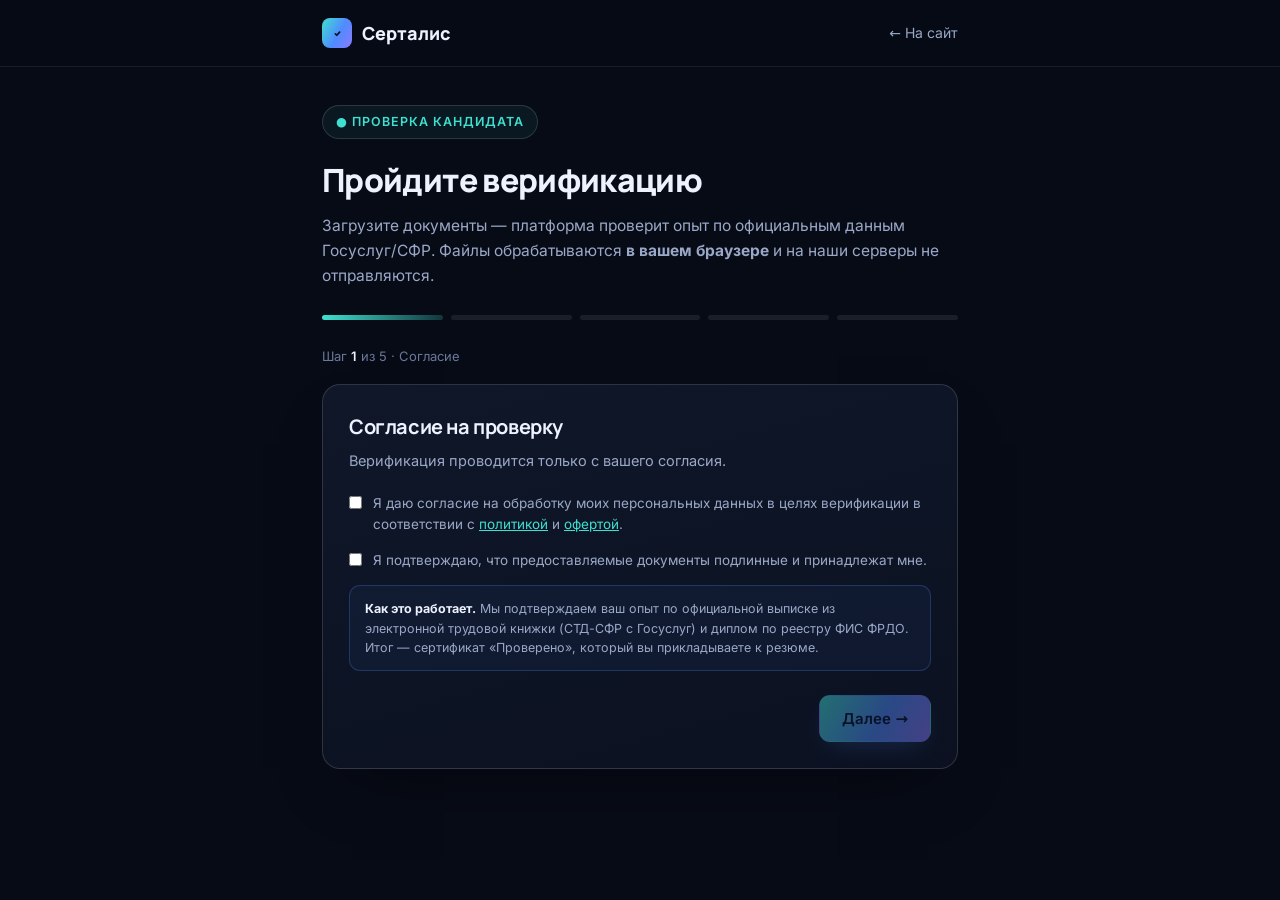
<file: proverka.html>
<!DOCTYPE html>
<html lang="ru">
<head>
<meta charset="UTF-8">
<meta name="viewport" content="width=device-width, initial-scale=1.0">
<title>Проверка кандидата — Серталис</title>
<link rel="stylesheet" href="fonts/fonts.css">
<style>
:root{
  --bg:#070b16;--bg-2:#0b1120;--panel:#0f1729;--panel-2:#131d33;
  --line:rgba(255,255,255,.08);--line-2:rgba(255,255,255,.14);
  --text:#eef2ff;--muted:#9aa8c7;--muted-2:#6b789a;
  --cyan:#3fe0d0;--blue:#4f8bff;--violet:#8b7bff;--green:#37e59a;--amber:#ffcb6b;--red:#ff6b6b;
  --grad:linear-gradient(120deg,var(--cyan),var(--blue) 55%,var(--violet));
}
*{margin:0;padding:0;box-sizing:border-box}
body{font-family:'Inter',system-ui,Segoe UI,Roboto,sans-serif;background:var(--bg);color:var(--text);line-height:1.6;-webkit-font-smoothing:antialiased;min-height:100vh}
h1,h2,h3,.dsp{font-family:'Manrope','Inter',sans-serif;letter-spacing:-.02em}
a{color:var(--cyan)}
.wrap{max-width:680px;margin:0 auto;padding:0 22px}
header{border-bottom:1px solid var(--line);position:sticky;top:0;background:rgba(7,11,22,.85);backdrop-filter:blur(12px);z-index:10}
.nav{display:flex;align-items:center;justify-content:space-between;height:66px;max-width:680px;margin:0 auto;padding:0 22px}
.logo{display:flex;align-items:center;gap:10px;font-family:'Manrope';font-weight:800;font-size:18px;text-decoration:none;color:var(--text)}
.logo-mark{width:30px;height:30px;border-radius:8px;background:var(--grad);display:grid;place-items:center}
.logo-mark svg{width:17px;height:17px}
.back{color:var(--muted);font-size:14px;text-decoration:none}
main{padding:38px 0 80px}
.eyebrow{display:inline-flex;align-items:center;gap:8px;font-size:12.5px;font-weight:600;letter-spacing:.08em;text-transform:uppercase;color:var(--cyan);padding:6px 13px;border:1px solid var(--line-2);border-radius:100px;background:rgba(63,224,208,.06)}
h1{font-size:clamp(24px,4vw,32px);font-weight:800;margin:16px 0 8px}
.sub{color:var(--muted);font-size:15.5px;margin-bottom:26px}

/* stepper */
.steps{display:flex;gap:8px;margin-bottom:26px;flex-wrap:wrap}
.stp{flex:1;min-width:80px;height:5px;border-radius:3px;background:rgba(255,255,255,.08);position:relative;overflow:hidden}
.stp.done{background:var(--grad)}
.stp.cur{background:linear-gradient(90deg,var(--cyan),rgba(63,224,208,.2))}
.steplabel{font-size:13px;color:var(--muted-2);margin-bottom:18px}
.steplabel b{color:var(--text);font-weight:600}

.card{background:linear-gradient(165deg,var(--panel),var(--bg-2));border:1px solid var(--line-2);border-radius:18px;padding:26px;box-shadow:0 30px 60px -30px rgba(0,0,0,.55)}
.step{display:none}
.step.on{display:block}
.step h2{font-size:20px;font-weight:700;margin-bottom:6px}
.step .desc{color:var(--muted);font-size:14.5px;margin-bottom:20px}

label.fld{display:block;font-size:13.5px;font-weight:600;margin-bottom:7px}
input[type=text],input[type=number]{width:100%;background:rgba(255,255,255,.04);border:1px solid var(--line-2);border-radius:11px;padding:12px 14px;color:var(--text);font-family:inherit;font-size:15px;margin-bottom:16px}
input:focus{outline:none;border-color:var(--cyan)}
.row2{display:grid;grid-template-columns:1fr 1fr;gap:14px}
.hint{font-size:12.5px;color:var(--muted-2);margin:-8px 0 16px}

.check{display:flex;gap:11px;align-items:flex-start;margin:0 0 14px;font-size:13.5px;color:var(--muted)}
.check input{margin-top:3px;accent-color:var(--cyan);flex-shrink:0}

.drop{border:1.5px dashed var(--line-2);border-radius:14px;padding:26px 18px;text-align:center;cursor:pointer;transition:border-color .2s,background .2s;background:rgba(255,255,255,.02)}
.drop:hover{border-color:var(--cyan);background:rgba(63,224,208,.04)}
.drop svg{width:30px;height:30px;color:var(--cyan);margin-bottom:8px}
.drop .t{font-weight:600;font-size:14.5px}
.drop .s{font-size:12.5px;color:var(--muted-2);margin-top:4px}
.drop input{display:none}
.fileok{display:none;margin-top:12px;padding:11px 14px;background:rgba(55,229,154,.08);border:1px solid rgba(55,229,154,.25);border-radius:10px;font-size:13.5px;color:var(--green);align-items:center;gap:8px}
.fileok.on{display:flex}
.preview{max-width:150px;border-radius:10px;border:1px solid var(--line);margin-top:12px;display:none}
.preview.on{display:block}

.note{background:rgba(79,139,255,.06);border:1px solid rgba(79,139,255,.25);border-radius:11px;padding:13px 15px;font-size:12.5px;color:var(--muted);margin-top:14px;line-height:1.55}
.note b{color:var(--text)}

table.exp{width:100%;border-collapse:collapse;margin-top:14px;font-size:13px}
table.exp th,table.exp td{border-bottom:1px solid var(--line);padding:9px 8px;text-align:left;vertical-align:top}
table.exp th{color:var(--muted-2);font-weight:600;font-size:11.5px;text-transform:uppercase;letter-spacing:.04em}
.parse-status{margin-top:14px;padding:12px 14px;border-radius:10px;font-size:13.5px;display:none}
.parse-status.on{display:block}
.parse-status.ok{background:rgba(55,229,154,.08);border:1px solid rgba(55,229,154,.25);color:var(--green)}
.parse-status.warn{background:rgba(255,203,107,.08);border:1px solid rgba(255,203,107,.25);color:var(--amber)}

.nav-btns{display:flex;justify-content:space-between;gap:12px;margin-top:24px}
.btn{display:inline-flex;align-items:center;justify-content:center;gap:8px;font-weight:600;font-size:15px;padding:13px 22px;border-radius:11px;cursor:pointer;border:1px solid transparent;font-family:inherit}
.btn-primary{background:var(--grad);color:#05122a;box-shadow:0 10px 26px -10px rgba(79,139,255,.5)}
.btn-primary:disabled{opacity:.45;cursor:not-allowed}
.btn-ghost{background:rgba(255,255,255,.04);border-color:var(--line-2);color:var(--text)}

/* summary */
.sum-row{display:flex;align-items:center;gap:12px;padding:13px 0;border-bottom:1px solid var(--line)}
.sum-row:last-child{border:none}
.sum-ic{width:30px;height:30px;border-radius:8px;display:grid;place-items:center;flex-shrink:0}
.sum-ic svg{width:17px;height:17px}
.sum-ic.ok{background:rgba(55,229,154,.14);color:var(--green)}
.sum-ic.warn{background:rgba(255,203,107,.14);color:var(--amber)}
.sum-ic.no{background:rgba(107,120,154,.18);color:var(--muted)}
.sum-row .txt b{font-size:14.5px;display:block}
.sum-row .txt span{font-size:12.5px;color:var(--muted)}

.done-screen{display:none;text-align:center;padding:16px 6px}
.done-screen.on{display:block}
.done-ic{width:72px;height:72px;border-radius:50%;background:rgba(55,229,154,.12);border:1px solid rgba(55,229,154,.35);display:grid;place-items:center;margin:0 auto 20px}
.done-ic svg{width:36px;height:36px;color:var(--green)}
.done-screen h2{font-size:24px;font-weight:800;margin-bottom:10px}
.done-screen p{color:var(--muted);font-size:15px;max-width:460px;margin:0 auto 8px}
@media(max-width:560px){.row2{grid-template-columns:1fr}}
</style>
</head>
<body>
<header><div class="nav">
  <a href="index.html" class="logo"><span class="logo-mark"><svg viewBox="0 0 24 24" fill="none"><path d="M9 12.5l2 2 4-4.5" stroke="#05122a" stroke-width="2.4" stroke-linecap="round" stroke-linejoin="round"/></svg></span>Серталис</a>
  <a href="index.html" class="back">← На сайт</a>
</div></header>

<main><div class="wrap">
  <span class="eyebrow">● Проверка кандидата</span>
  <h1>Пройдите верификацию</h1>
  <p class="sub">Загрузите документы — платформа проверит опыт по официальным данным Госуслуг/СФР. Файлы обрабатываются <b>в вашем браузере</b> и на наши серверы не отправляются.</p>

  <div class="steps">
    <div class="stp cur" data-s="1"></div>
    <div class="stp" data-s="2"></div>
    <div class="stp" data-s="3"></div>
    <div class="stp" data-s="4"></div>
    <div class="stp" data-s="5"></div>
  </div>
  <div class="steplabel">Шаг <b id="stepNum">1</b> из 5 · <span id="stepName">Согласие</span></div>

  <div class="card">
    <!-- STEP 1 -->
    <div class="step on" data-step="1">
      <h2>Согласие на проверку</h2>
      <p class="desc">Верификация проводится только с вашего согласия.</p>
      <label class="check"><input type="checkbox" id="c1"><span>Я даю согласие на обработку моих персональных данных в целях верификации в соответствии с <a href="privacy.html" target="_blank">политикой</a> и <a href="oferta.html" target="_blank">офертой</a>.</span></label>
      <label class="check"><input type="checkbox" id="c2"><span>Я подтверждаю, что предоставляемые документы подлинные и принадлежат мне.</span></label>
      <div class="note"><b>Как это работает.</b> Мы подтверждаем ваш опыт по официальной выписке из электронной трудовой книжки (СТД-СФР с Госуслуг) и диплом по реестру ФИС ФРДО. Итог — сертификат «Проверено», который вы прикладываете к резюме.</div>
    </div>

    <!-- STEP 2 -->
    <div class="step" data-step="2">
      <h2>Личность</h2>
      <p class="desc">Загрузите разворот паспорта с фото. Файл остаётся в браузере.</p>
      <label class="drop" for="passport">
        <svg viewBox="0 0 24 24" fill="none"><path d="M12 16V4m0 0L8 8m4-4l4 4M4 16v2a2 2 0 002 2h12a2 2 0 002-2v-2" stroke="currentColor" stroke-width="1.8" stroke-linecap="round" stroke-linejoin="round"/></svg>
        <div class="t">Загрузить паспорт (фото/скан)</div>
        <div class="s">JPG, PNG или PDF · до 10 МБ</div>
        <input type="file" id="passport" accept="image/*,.pdf">
      </label>
      <img class="preview" id="passportPrev" alt="превью">
      <div class="fileok" id="passportOk"><svg width="15" height="15" viewBox="0 0 24 24" fill="none"><path d="M20 6L9 17l-5-5" stroke="currentColor" stroke-width="2.6" stroke-linecap="round"/></svg><span id="passportName"></span></div>
      <div class="note">Сейчас — визуальная сверка ФИО с выпиской. <b>Фаза 2:</b> подтверждение личности через вход по Госуслугам (ЕСИА) — государственная идентификация.</div>
    </div>

    <!-- STEP 3 -->
    <div class="step" data-step="3">
      <h2>Опыт работы — СТД-СФР</h2>
      <p class="desc">Загрузите выписку из электронной трудовой книжки (файл <b>XML</b> с Госуслуг). Платформа прочитает места работы автоматически.</p>
      <div class="note" style="margin-top:0;margin-bottom:16px">Где взять: <b>Госуслуги → Справки → «Выписка из электронной трудовой книжки»</b> → скачать в формате XML. Данные формирует Социальный фонд России.</div>
      <label class="drop" for="stdsfr">
        <svg viewBox="0 0 24 24" fill="none"><path d="M14 2H6a2 2 0 00-2 2v16a2 2 0 002 2h12a2 2 0 002-2V8l-6-6z" stroke="currentColor" stroke-width="1.7" stroke-linejoin="round"/><path d="M14 2v6h6" stroke="currentColor" stroke-width="1.7" stroke-linejoin="round"/></svg>
        <div class="t">Загрузить СТД-СФР (XML)</div>
        <div class="s">Файл XML с Госуслуг · обрабатывается в браузере</div>
        <input type="file" id="stdsfr" accept=".xml,text/xml,application/xml">
      </label>
      <div class="parse-status" id="parseStatus"></div>
      <div id="expTableWrap"></div>
    </div>

    <!-- STEP 4 -->
    <div class="step" data-step="4">
      <h2>Образование</h2>
      <p class="desc">Данные диплома для сверки в госреестре ФИС ФРДО.</p>
      <label class="fld">ФИО (как в дипломе)</label>
      <input type="text" id="eduFio" placeholder="Иванов Иван Иванович">
      <div class="row2">
        <div><label class="fld">Серия и номер</label><input type="text" id="eduNum" placeholder="107724 1234567"></div>
        <div><label class="fld">Год выдачи</label><input type="number" id="eduYear" placeholder="2018"></div>
      </div>
      <label class="drop" for="diploma" style="margin-top:4px">
        <svg viewBox="0 0 24 24" fill="none"><path d="M22 10L12 5 2 10l10 5 10-5z" stroke="currentColor" stroke-width="1.7" stroke-linejoin="round"/><path d="M6 12v5c0 1 2.7 2.5 6 2.5s6-1.5 6-2.5v-5" stroke="currentColor" stroke-width="1.7" stroke-linejoin="round"/></svg>
        <div class="t">Загрузить скан диплома (необязательно)</div>
        <div class="s">JPG, PNG или PDF</div>
        <input type="file" id="diploma" accept="image/*,.pdf">
      </label>
      <div class="fileok" id="diplomaOk"><svg width="15" height="15" viewBox="0 0 24 24" fill="none"><path d="M20 6L9 17l-5-5" stroke="currentColor" stroke-width="2.6" stroke-linecap="round"/></svg><span id="diplomaName"></span></div>
      <div class="note">Диплом сверяется по госреестру <a href="https://obrnadzor.gov.ru/" target="_blank">ФИС ФРДО (Рособрнадзор)</a> по этим данным. Проверка выполняется <b>вручную оператором</b>: у реестра нет открытого API, а поиск защищён капчей — автоматически из браузера это сделать нельзя. В сертификат образование попадает только после сверки.</div>
    </div>

    <!-- STEP 5 -->
    <div class="step" data-step="5">
      <div id="summaryBlock">
        <h2>Проверьте сводку</h2>
        <p class="desc">Так будет выглядеть основа вашего сертификата. Отправьте на выдачу — мы завершим сверку и пришлём результат.</p>
        <div id="summaryRows"></div>
        <div class="note"><b>Честно:</b> сертификат подтверждает то, что реально проверено. Опыт вне официальной трудовой (фриланс, ГПХ, самозанятость, зарубеж) в СТД-СФР не отражается и помечается отдельно.</div>
      </div>
      <div class="done-screen" id="doneScreen">
        <div class="done-ic"><svg viewBox="0 0 24 24" fill="none"><path d="M20 6L9 17l-5-5" stroke="currentColor" stroke-width="2.6" stroke-linecap="round" stroke-linejoin="round"/></svg></div>
        <h2>Проверка обработана</h2>
        <p>Вот что платформа прочитала из ваших документов. Финальный сертификат с занесением в реестр выдаётся после сверки.</p>
        <div id="resultDetails" style="text-align:left;margin-top:26px"></div>
        <div style="margin-top:22px"><button class="btn btn-primary" id="certBtn" style="width:auto">Открыть предпросмотр сертификата →</button></div>
        <p style="margin-top:16px"><a href="index.html">← На сайт</a></p>
      </div>
    </div>

    <div class="nav-btns" id="navBtns">
      <button class="btn btn-ghost" id="backBtn" style="visibility:hidden">← Назад</button>
      <button class="btn btn-primary" id="nextBtn" disabled>Далее →</button>
    </div>
  </div>
</div></main>

<script>
const NAMES=["Согласие","Личность","Опыт (СТД-СФР)","Образование","Результат"];
let step=1;
const stepEls=[...document.querySelectorAll('.step')];
const stps=[...document.querySelectorAll('.stp')];
const backBtn=document.getElementById('backBtn'), nextBtn=document.getElementById('nextBtn');
const state={consent:false,passport:null,exp:null,edu:{},diploma:null};

function esc(s){return String(s==null?'':s).replace(/[<>&]/g,c=>({'<':'&lt;','>':'&gt;','&':'&amp;'}[c]))}

function render(){
  stepEls.forEach(e=>e.classList.toggle('on', +e.dataset.step===step));
  stps.forEach(s=>{const n=+s.dataset.s; s.classList.toggle('done',n<step); s.classList.toggle('cur',n===step);});
  document.getElementById('stepNum').textContent=step;
  document.getElementById('stepName').textContent=NAMES[step-1];
  backBtn.style.visibility = step>1 ? 'visible':'hidden';
  nextBtn.textContent = step>=5 ? 'Отправить на выдачу' : 'Далее →';
  validate();
  if(step===5) buildSummary();
}
function validate(){
  let ok=true;
  if(step===1) ok = state.consent;
  // шаги 2-4 не блокируем жёстко: паспорт желателен, опыт — ключевой, но пусть двигается
  if(step===3) ok = true; // можно двигаться даже если парс частичный
  nextBtn.disabled = !ok;
}

// Step 1 consent
document.getElementById('c1').addEventListener('change',upd);
document.getElementById('c2').addEventListener('change',upd);
function upd(){ state.consent = document.getElementById('c1').checked && document.getElementById('c2').checked; validate(); }

// passport
document.getElementById('passport').addEventListener('change',e=>{
  const f=e.target.files[0]; if(!f) return; state.passport=f.name;
  document.getElementById('passportName').textContent=f.name;
  document.getElementById('passportOk').classList.add('on');
  if(f.type.startsWith('image/')){ const r=new FileReader(); r.onload=ev=>{const p=document.getElementById('passportPrev'); p.src=ev.target.result; p.classList.add('on');}; r.readAsDataURL(f); }
});
// diploma
document.getElementById('diploma').addEventListener('change',e=>{
  const f=e.target.files[0]; if(!f) return; state.diploma=f.name;
  document.getElementById('diplomaName').textContent=f.name;
  document.getElementById('diplomaOk').classList.add('on');
});

// ====== СТД-СФР / СТД-ПФР parser (клиентский) ======
document.getElementById('stdsfr').addEventListener('change',e=>{
  const f=e.target.files[0]; if(!f) return;
  const r=new FileReader();
  r.onload=ev=>parseSTD(ev.target.result);
  r.readAsText(f,'utf-8');
});

// коды мероприятий СЗВ-ТД
const VID={'1':'Приём','2':'Перевод','3':'Переименование','4':'Изменение','5':'Увольнение','6':'Запрет занимать должность','7':'Иное'};

function dateIn(el){ const m=(el.textContent||'').match(/(\d{4}-\d{2}-\d{2})|(\d{2}\.\d{2}\.\d{4})/); return m? m[0] : ''; }
function directLeaf(el,re){ for(const c of el.children){ if((c.children.length===0)&&re.test(c.localName||'')){ const t=(c.textContent||'').trim(); if(t) return t; } } return ''; }
function firstLeaf(el,res){
  for(const re of res){ for(const n of el.getElementsByTagName('*')){ if(re.test(n.localName||'')&&n.children.length===0){ const t=(n.textContent||'').trim(); if(t) return t; } } }
  for(const re of res){ for(const n of el.getElementsByTagName('*')){ if(re.test(n.localName||'')){ const t=(n.textContent||'').trim(); if(t) return t; } } }
  return '';
}
// чиним namespace-URI с кириллицей (иначе DOMParser: "not a valid URI")
function sanitizeNs(s){ return s.replace(/xmlns(:[\w.\-]+)?\s*=\s*"([^"]*)"/g,(m,p,uri)=>'xmlns'+(p||'')+'="'+uri.replace(/[^\x20-\x7E]/g,'x')+'"'); }

function parseSTD(xmlText){
  const ps=document.getElementById('parseStatus'); const wrap=document.getElementById('expTableWrap');
  let doc=null;
  try{ doc=new DOMParser().parseFromString(sanitizeNs(xmlText),'application/xml'); }catch(e){}
  if(!doc || doc.querySelector('parsererror')){ try{ const d2=new DOMParser().parseFromString(xmlText,'application/xml'); if(d2 && d2.getElementsByTagName('*').length) doc=d2; }catch(e){} }
  if(!doc || !doc.getElementsByTagName('*').length){
    ps.className='parse-status warn on'; ps.textContent='Не удалось прочитать файл как XML. Убедитесь, что это XML-выписка с Госуслуг.'; wrap.innerHTML=''; return;
  }
  const all=[...doc.getElementsByTagName('*')];
  // запись = Мероприятие / ПериодРаботы / Запись, содержащая дату
  const recEls=all.filter(el=>/(мероприят|периодработ|запис)/i.test(el.localName||'') && dateIn(el));
  let rows=recEls.map(el=>{
    const ln=el.localName||'';
    const employer=firstLeaf(el,[/наимен/i,/работодател/i,/организац/i]);
    const position=firstLeaf(el,[/должност/i]);
    let date=directLeaf(el,/^дата$|периодработыс/i)||dateIn(el);
    const dateTo=directLeaf(el,/периодработыпо/i);
    let event;
    if(/периодработ/i.test(ln)) event='Период работы';
    else { const v=directLeaf(el,/^вид$/i); event=v?(VID[v]||('Код '+v)):firstLeaf(el,[/событ/i]); }
    return {date,dateTo,employer,position,event};
  }).filter(r=>r.employer||r.position);

  // сортировка + дедуп
  rows.sort((a,b)=>(a.date||'').localeCompare(b.date||''));
  const seen=new Set(), uniq=[];
  rows.forEach(r=>{ const k=r.date+'|'+r.employer+'|'+r.position+'|'+r.event; if(!seen.has(k)){seen.add(k);uniq.push(r);} });

  const fio=[firstLeaf(doc.documentElement,[/фамил/i]),firstLeaf(doc.documentElement,[/^имя$/i]),firstLeaf(doc.documentElement,[/отчеств/i])].filter(Boolean).join(' ');
  const snils=firstLeaf(doc.documentElement,[/снилс/i]);
  const birth=firstLeaf(doc.documentElement,[/датарожд/i]);
  const employers=[...new Set(uniq.map(r=>r.employer).filter(Boolean))];

  if(!uniq.length){
    ps.className='parse-status warn on';
    ps.innerHTML='Файл прочитан, но записи о работе распознать не удалось. Досверим вручную по вашей выписке.';
    state.exp={fio, rows:[], raw:true}; wrap.innerHTML=''; validate(); return;
  }
  state.exp={fio, rows:uniq, employers, snils, birth};
  ps.className='parse-status ok on';
  ps.innerHTML='✓ Прочитано записей: <b>'+uniq.length+'</b> · работодателей: <b>'+employers.length+'</b>'+(fio?' · '+esc(fio):'')+'. Источник: Социальный фонд России.';
  let html='<table class="exp"><thead><tr><th>Дата</th><th>Работодатель</th><th>Должность</th><th>Событие</th></tr></thead><tbody>';
  uniq.forEach(r=>{ const d=r.date+(r.dateTo?' – '+r.dateTo:''); html+=`<tr><td>${esc(d||'—')}</td><td>${esc(r.employer||'—')}</td><td>${esc(r.position||'—')}</td><td>${esc(r.event||'—')}</td></tr>`; });
  html+='</tbody></table>';
  const ownerNote='<div class="note" style="margin-top:0;margin-bottom:14px;border-color:rgba(255,203,107,.32);background:rgba(255,203,107,.06)"><b>Выписка оформлена на:</b> '+esc(fio||'—')+(snils?' · СНИЛС '+esc(snils):'')+(birth?' · д.р. '+esc(birth):'')+'.<br><b>Привязка:</b> эти данные должны совпадать с личностью кандидата (паспорт + живая сверка, в будущем — вход по Госуслугам). Так отсекается чужая выписка.</div>';
  wrap.innerHTML=ownerNote+html; validate();
}

// ====== summary ======
function sumRow(kind,title,sub){
  const ic={ok:'<path d="M20 6L9 17l-5-5" stroke="currentColor" stroke-width="2.6" stroke-linecap="round" stroke-linejoin="round"/>',
            warn:'<path d="M12 8v5M12 16.5v.01" stroke="currentColor" stroke-width="2.4" stroke-linecap="round"/>',
            no:'<path d="M12 8v5M12 16.5v.01" stroke="currentColor" stroke-width="2.4" stroke-linecap="round"/>'}[kind];
  return `<div class="sum-row"><span class="sum-ic ${kind}"><svg viewBox="0 0 24 24" fill="none">${ic}</svg></span><span class="txt"><b>${title}</b><span>${sub}</span></span></div>`;
}
function buildSummary(){
  const box=document.getElementById('summaryRows');
  let h='';
  h+=sumRow(state.passport?'ok':'no','Личность (документ)', state.passport?('Паспорт загружен: '+esc(state.passport)+' · сверка ФИО'):'Паспорт не загружен');
  if(state.exp && state.exp.rows && state.exp.rows.length){
    h+=sumRow('ok','Опыт работы (СТД-СФР)', 'Подтверждено записей: '+state.exp.rows.length+' · официальные данные СФР');
  } else if(state.exp && state.exp.raw){
    h+=sumRow('warn','Опыт работы (СТД-СФР)', 'Файл получен, досверяется вручную');
  } else {
    h+=sumRow('no','Опыт работы (СТД-СФР)', 'Выписка не загружена');
  }
  // привязка выписки к кандидату (анти-подмена)
  if(state.exp && state.exp.fio){
    const declared=document.getElementById('eduFio').value.trim();
    const norm=s=>String(s).toUpperCase().replace(/Ё/g,'Е').replace(/[^А-ЯA-Z ]/g,'').replace(/\s+/g,' ').trim();
    if(declared && norm(declared)!==norm(state.exp.fio)){
      h+=sumRow('warn','Привязка выписки к кандидату', '⚠️ Выписка на «'+esc(state.exp.fio)+'», в образовании указан «'+esc(declared)+'» — расхождение ФИО, проверить');
    } else {
      h+=sumRow('ok','Привязка выписки к кандидату', 'Оформлена на '+esc(state.exp.fio)+(state.exp.snils?' · СНИЛС '+esc(state.exp.snils):'')+' — сверить с паспортом');
    }
  }
  const edu=document.getElementById('eduFio').value.trim();
  h+=sumRow(edu?'warn':'no','Образование (ФИС ФРДО)', edu?('Данные заявлены — сверим в реестре вручную (у ФИС ФРДО нет API/капча)'):'Данные не указаны');
  h+=sumRow('no','Анти-дипфейк (живая встреча)','Опция — по запросу отдельной сессией');
  box.innerHTML=h;
}

// nav
nextBtn.addEventListener('click',()=>{
  // собрать edu на шаге 4
  if(step===4){ state.edu={fio:document.getElementById('eduFio').value.trim(),num:document.getElementById('eduNum').value.trim(),year:document.getElementById('eduYear').value.trim()}; }
  if(step>=5){ submit(); return; }
  step++; render(); window.scrollTo({top:0,behavior:'smooth'});
});
backBtn.addEventListener('click',()=>{ if(step>1){step--; render(); window.scrollTo({top:0,behavior:'smooth'});} });

function pad(n){return String(n).padStart(2,'0')}
function iso(d){return d.getFullYear()+'-'+pad(d.getMonth()+1)+'-'+pad(d.getDate())}
function genId(){ const d=new Date(); const rnd=Math.floor(Math.random()*900000)+100000; return 'CS-'+d.getFullYear()+'-'+rnd; }

function openCertPreview(){
  const rows=(state.exp&&state.exp.rows)||[];
  const fio=(state.exp&&state.exp.fio)||document.getElementById('eduFio').value.trim()||'—';
  // должность из последней записи о приёме/переводе
  let role=''; for(let i=rows.length-1;i>=0;i--){ if(rows[i].position){ role=rows[i].position; break; } }
  const checks=[]; if(rows.length) checks.push('experience'); if(state.passport) checks.push('identity');
  if(!checks.length) checks.push('experience');
  const today=new Date(); const until=new Date(today); until.setMonth(until.getMonth()+6);
  const q=new URLSearchParams({
    id: state.certId||(state.certId=genId()),
    fio, role: role||'', issued: iso(today), until: iso(until),
    checks: checks.join(','),
    verdict:'Опыт подтверждён по данным СФР. Предпросмотр — до финальной сверки.'
  });
  window.open('certificate.html?'+q.toString(),'_blank');
}

function submit(){
  document.getElementById('summaryBlock').style.display='none';
  document.getElementById('doneScreen').classList.add('on');
  document.getElementById('navBtns').style.display='none';
  document.querySelector('.steps').style.display='none';
  document.querySelector('.steplabel').style.display='none';

  // собрать блок результатов
  buildSummary(); // заполняет #summaryRows
  const rows=(state.exp&&state.exp.rows)||[];
  const emps=(state.exp&&state.exp.employers)||[];
  let h='<h3 style="font-size:15px;margin-bottom:8px">Сводка проверки</h3>';
  h+=document.getElementById('summaryRows').outerHTML;
  if(rows.length){
    h+='<h3 style="font-size:15px;margin:22px 0 8px">Опыт работы — по данным СФР ('+rows.length+' записей, '+emps.length+' работодателей)</h3>';
    h+=document.getElementById('expTableWrap').innerHTML;
  }
  document.getElementById('resultDetails').innerHTML=h;
  document.getElementById('certBtn').onclick=openCertPreview;

  window.scrollTo({top:0,behavior:'smooth'});
  // В проде: сводка (без сырых файлов) уходит на выдачу сертификата + занесение в реестр.
}

render();
</script>
</body>
</html>
</file>
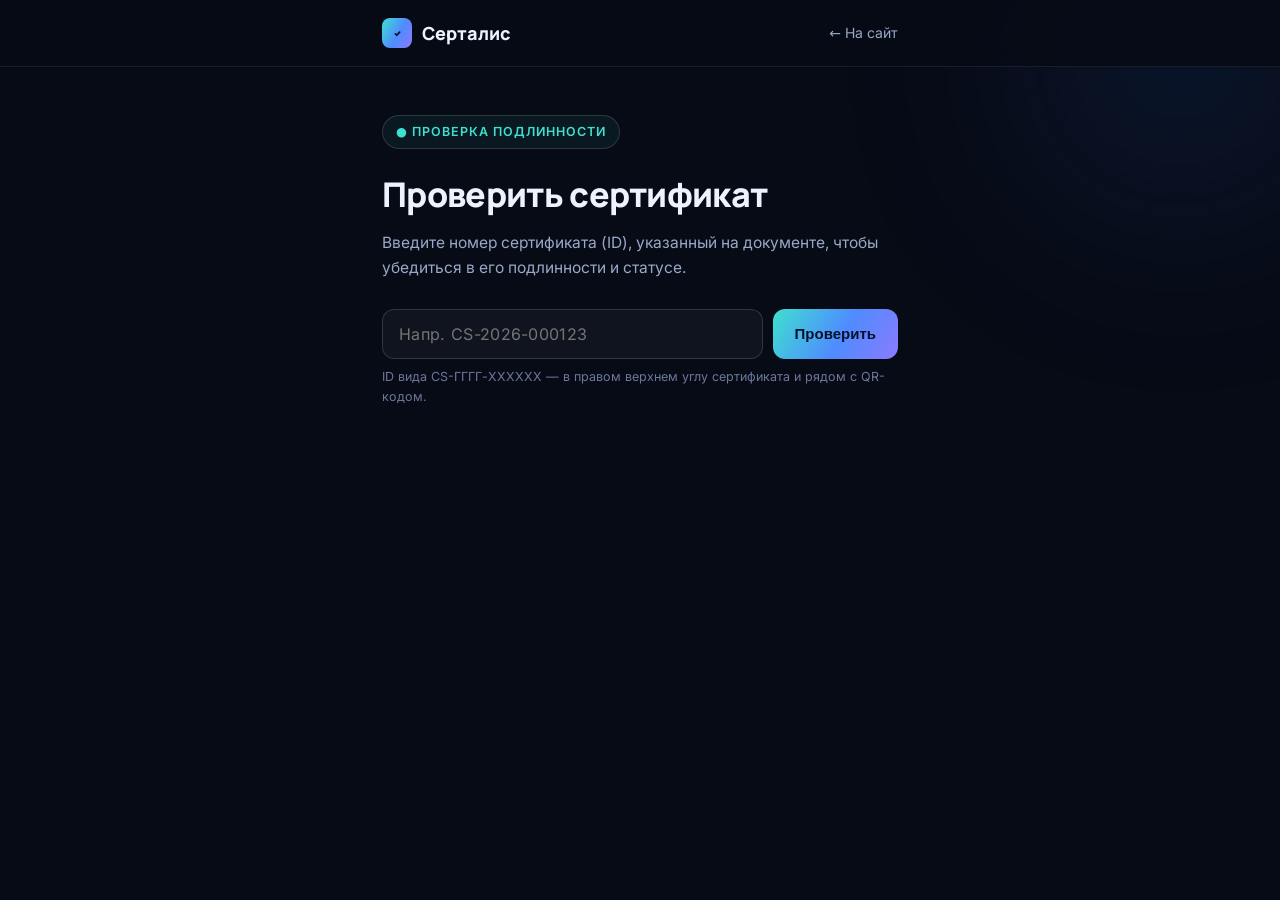
<file: verify.html>
<!DOCTYPE html>
<html lang="ru">
<head>
<meta charset="UTF-8">
<meta name="viewport" content="width=device-width, initial-scale=1.0">
<title>Проверка подлинности сертификата — Серталис</title>
<link rel="stylesheet" href="fonts/fonts.css">
<style>
:root{
  --bg:#070b16;--bg-2:#0b1120;--panel:#0f1729;--line:rgba(255,255,255,.08);--line-2:rgba(255,255,255,.14);
  --text:#eef2ff;--muted:#9aa8c7;--muted-2:#6b789a;
  --cyan:#3fe0d0;--blue:#4f8bff;--violet:#8b7bff;--green:#37e59a;--amber:#ffcb6b;--red:#ff6b6b;
  --grad:linear-gradient(120deg,var(--cyan),var(--blue) 55%,var(--violet));
}
*{margin:0;padding:0;box-sizing:border-box}
body{font-family:'Inter',system-ui,Segoe UI,Roboto,sans-serif;background:var(--bg);color:var(--text);line-height:1.6;-webkit-font-smoothing:antialiased;min-height:100vh}
h1,h2,.dsp{font-family:'Manrope','Inter',sans-serif;letter-spacing:-.02em}
a{color:var(--cyan)}
.wrap{max-width:560px;margin:0 auto;padding:0 22px}
header{border-bottom:1px solid var(--line);position:sticky;top:0;background:rgba(7,11,22,.85);backdrop-filter:blur(12px);z-index:10}
.nav{display:flex;align-items:center;justify-content:space-between;height:66px;max-width:560px;margin:0 auto;padding:0 22px}
.logo{display:flex;align-items:center;gap:10px;font-family:'Manrope';font-weight:800;font-size:18px;text-decoration:none;color:var(--text)}
.logo-mark{width:30px;height:30px;border-radius:8px;background:var(--grad);display:grid;place-items:center}
.logo-mark svg{width:17px;height:17px}
.back{color:var(--muted);font-size:14px;text-decoration:none}
.back:hover{color:var(--text)}

.orb{position:fixed;border-radius:50%;filter:blur(90px);opacity:.35;z-index:0;pointer-events:none}
.orb-1{width:440px;height:440px;background:radial-gradient(circle,#1c3d7a,transparent 70%);top:-160px;right:-120px}

main{position:relative;z-index:1;padding:48px 0 80px}
.eyebrow{display:inline-flex;align-items:center;gap:8px;font-size:12.5px;font-weight:600;letter-spacing:.08em;text-transform:uppercase;color:var(--cyan);padding:6px 13px;border:1px solid var(--line-2);border-radius:100px;background:rgba(63,224,208,.06)}
h1{font-size:clamp(26px,4.5vw,34px);font-weight:800;margin:18px 0 10px}
.sub{color:var(--muted);font-size:15.5px;margin-bottom:28px}

.search{display:flex;gap:10px;margin-bottom:8px}
.search input{flex:1;background:rgba(255,255,255,.04);border:1px solid var(--line-2);border-radius:12px;padding:14px 16px;color:var(--text);font-family:inherit;font-size:16px;letter-spacing:.02em}
.search input:focus{outline:none;border-color:var(--cyan);background:rgba(63,224,208,.05)}
.search button{border:none;cursor:pointer;background:var(--grad);color:#05122a;font-weight:700;font-size:15px;padding:0 22px;border-radius:12px}
.hint{font-size:12.5px;color:var(--muted-2)}

.result{margin-top:26px;display:none}
.result.on{display:block}
.rcard{background:linear-gradient(165deg,var(--panel),var(--bg-2));border:1px solid var(--line-2);border-radius:18px;padding:26px;box-shadow:0 30px 60px -30px rgba(0,0,0,.6)}
.status{display:flex;align-items:center;gap:13px;padding-bottom:18px;border-bottom:1px solid var(--line);margin-bottom:18px}
.status .badge{width:52px;height:52px;border-radius:14px;display:grid;place-items:center;flex-shrink:0}
.status .badge svg{width:28px;height:28px}
.status h2{font-size:21px;font-weight:800}
.status .st-sub{font-size:13.5px;color:var(--muted)}
.ok .badge{background:rgba(55,229,154,.14);color:var(--green)}
.ok h2{color:var(--green)}
.expired .badge{background:rgba(255,203,107,.14);color:var(--amber)}
.expired h2{color:var(--amber)}
.revoked .badge,.notfound .badge{background:rgba(255,107,107,.14);color:var(--red)}
.revoked h2,.notfound h2{color:var(--red)}

.rrow{display:flex;justify-content:space-between;gap:14px;padding:9px 0;font-size:14.5px;border-bottom:1px solid var(--line)}
.rrow:last-child{border:none}
.rrow .k{color:var(--muted)}
.rrow .v{font-weight:600;text-align:right}
.checks-line{display:flex;flex-wrap:wrap;gap:7px;justify-content:flex-end}
.tag{font-size:12px;font-weight:600;padding:4px 10px;border-radius:100px;background:rgba(63,224,208,.12);color:var(--cyan)}
.privacy{font-size:12px;color:var(--muted-2);margin-top:16px;line-height:1.5}
</style>
</head>
<body>
<div class="orb orb-1"></div>
<header><div class="nav">
  <a href="index.html" class="logo"><span class="logo-mark"><svg viewBox="0 0 24 24" fill="none"><path d="M9 12.5l2 2 4-4.5" stroke="#05122a" stroke-width="2.4" stroke-linecap="round" stroke-linejoin="round"/></svg></span>Серталис</a>
  <a href="index.html" class="back">← На сайт</a>
</div></header>

<main><div class="wrap">
  <span class="eyebrow">● Проверка подлинности</span>
  <h1>Проверить сертификат</h1>
  <p class="sub">Введите номер сертификата (ID), указанный на документе, чтобы убедиться в его подлинности и статусе.</p>

  <div class="search">
    <input type="text" id="idInput" placeholder="Напр. CS-2026-000123" autocomplete="off" spellcheck="false">
    <button id="checkBtn">Проверить</button>
  </div>
  <div class="hint">ID вида CS-ГГГГ-XXXXXX — в правом верхнем углу сертификата и рядом с QR-кодом.</div>

  <div class="result" id="result"></div>
</div></main>

<script>
const P=new URLSearchParams(location.search);
const input=document.getElementById('idInput');
const result=document.getElementById('result');
let DB=null;

function fmt(s){ if(!s) return "—"; const p=s.split("-"); return p.length===3? p[2]+"."+p[1]+"."+p[0] : s; }
function esc(s){ return String(s).replace(/[<>&]/g,c=>({'<':'&lt;','>':'&gt;','&':'&amp;'}[c])); }

async function loadDB(){
  if(DB) return DB;
  try{ const r=await fetch('certificates.json',{cache:'no-store'}); DB=await r.json(); }catch(e){ DB={}; }
  return DB;
}

function render(kind,id,rec){
  const map={
    valid:{cls:'ok',icon:'<path d="M20 6L9 17l-5-5" stroke="currentColor" stroke-width="2.6" stroke-linecap="round" stroke-linejoin="round"/>',h:'Сертификат действителен',s:'Подлинность подтверждена'},
    expired:{cls:'expired',icon:'<path d="M12 7v5l3 2" stroke="currentColor" stroke-width="2.2" stroke-linecap="round"/><circle cx="12" cy="12" r="9" stroke="currentColor" stroke-width="2"/>',h:'Срок действия истёк',s:'Сертификат был подлинным, но истёк — нужна повторная проверка'},
    revoked:{cls:'revoked',icon:'<path d="M12 8v5M12 16.5v.01" stroke="currentColor" stroke-width="2.4" stroke-linecap="round"/><circle cx="12" cy="12" r="9" stroke="currentColor" stroke-width="2"/>',h:'Сертификат отозван',s:'Этот сертификат более не действителен'},
    notfound:{cls:'notfound',icon:'<path d="M15 9l-6 6M9 9l6 6" stroke="currentColor" stroke-width="2.2" stroke-linecap="round"/><circle cx="12" cy="12" r="9" stroke="currentColor" stroke-width="2"/>',h:'Сертификат не найден',s:'Проверьте ID. Такого сертификата в реестре нет'}
  };
  const m=map[kind];
  let rows='';
  if(rec){
    rows=`
      <div class="rrow"><span class="k">Номер</span><span class="v">${esc(id)}</span></div>
      <div class="rrow"><span class="k">Кандидат</span><span class="v">${esc(rec.initials||'—')}${rec.role?' · '+esc(rec.role):''}</span></div>
      <div class="rrow"><span class="k">Проверено</span><span class="v"><span class="checks-line">${(rec.checks||[]).map(c=>`<span class="tag">${esc(c)}</span>`).join('')}</span></span></div>
      <div class="rrow"><span class="k">Выдан</span><span class="v">${fmt(rec.issued)}</span></div>
      <div class="rrow"><span class="k">Действителен до</span><span class="v">${fmt(rec.until)}</span></div>`;
  }
  result.innerHTML=`<div class="rcard ${m.cls}">
    <div class="status">
      <span class="badge"><svg viewBox="0 0 24 24" fill="none">${m.icon}</svg></span>
      <div><h2>${m.h}</h2><div class="st-sub">${m.s}</div></div>
    </div>
    ${rows}
    <div class="privacy">В целях защиты персональных данных на публичной странице показываются только инициалы и состав проверки. Полное имя сверьте с самим сертификатом. Проверка отражает статус на текущий момент.</div>
  </div>`;
  result.classList.add('on');
}

function statusOf(rec){
  if(rec.status==='revoked') return 'revoked';
  if(rec.status==='expired') return 'expired';
  // авто-истечение по дате until
  if(rec.until){ const u=new Date(rec.until+'T23:59:59'); if(!isNaN(u) && u < new Date()) return 'expired'; }
  return 'valid';
}

async function check(){
  const id=(input.value||'').trim().toUpperCase();
  if(!id){ input.focus(); return; }
  const db=await loadDB();
  const rec=db[id];
  if(!rec){ render('notfound',id,null); return; }
  render(statusOf(rec),id,rec);
}

document.getElementById('checkBtn').addEventListener('click',check);
input.addEventListener('keydown',e=>{ if(e.key==='Enter') check(); });

// авто-проверка если пришли по ссылке ?id=...
const qid=P.get('id');
if(qid){ input.value=qid; check(); }
</script>
</body>
</html>
</file>
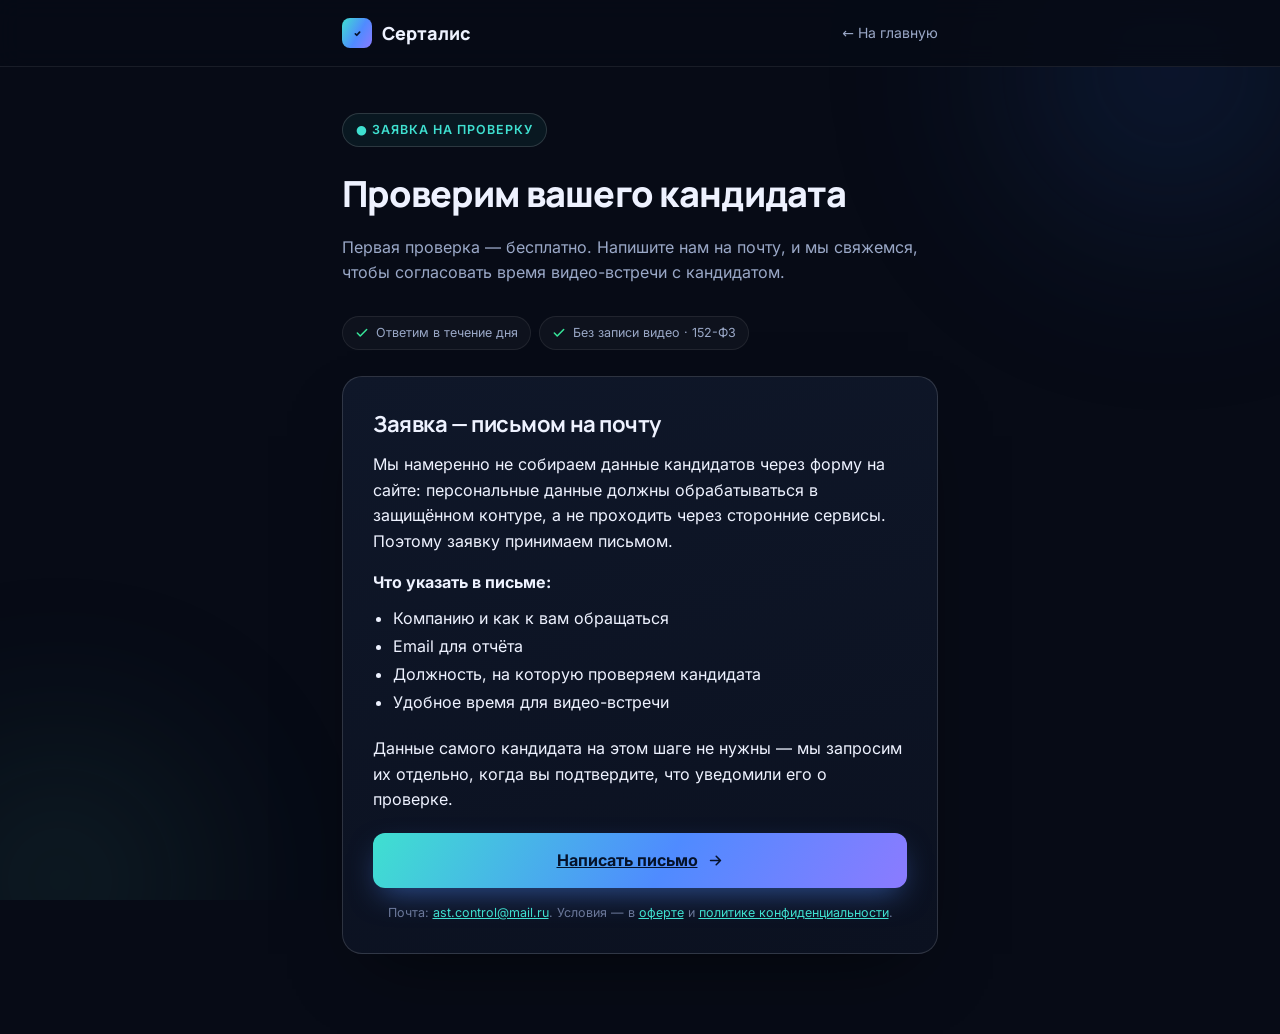
<file: zayavka.html>
<!DOCTYPE html>
<html lang="ru">
<head>
<meta charset="UTF-8">
<meta name="viewport" content="width=device-width, initial-scale=1.0">
<title>Заявка на проверку кандидата — Серталис</title>
<link rel="stylesheet" href="fonts/fonts.css">
<style>
:root{
  --bg:#070b16;--bg-2:#0b1120;--panel:#0f1729;--panel-2:#131d33;
  --line:rgba(255,255,255,.08);--line-2:rgba(255,255,255,.14);
  --text:#eef2ff;--muted:#9aa8c7;--muted-2:#6b789a;
  --cyan:#3fe0d0;--blue:#4f8bff;--violet:#8b7bff;--green:#37e59a;--red:#ff6b6b;
  --grad:linear-gradient(120deg,var(--cyan),var(--blue) 55%,var(--violet));
}
*{margin:0;padding:0;box-sizing:border-box}
body{font-family:'Inter',system-ui,Segoe UI,Roboto,sans-serif;background:var(--bg);color:var(--text);line-height:1.6;-webkit-font-smoothing:antialiased;min-height:100vh}
h1,h2,.dsp{font-family:'Manrope','Inter',sans-serif;letter-spacing:-.02em}
a{color:var(--cyan)}
.wrap{max-width:640px;margin:0 auto;padding:0 22px}
header{border-bottom:1px solid var(--line);position:sticky;top:0;background:rgba(7,11,22,.85);backdrop-filter:blur(12px);z-index:10}
.nav{display:flex;align-items:center;justify-content:space-between;height:66px;max-width:640px;margin:0 auto;padding:0 22px}
.logo{display:flex;align-items:center;gap:10px;font-family:'Manrope';font-weight:800;font-size:18px;text-decoration:none;color:var(--text)}
.logo-mark{width:30px;height:30px;border-radius:8px;background:var(--grad);display:grid;place-items:center}
.logo-mark svg{width:17px;height:17px}
.back{color:var(--muted);font-size:14px;text-decoration:none}
.back:hover{color:var(--text)}

.hero-bg{position:fixed;inset:0;z-index:0;pointer-events:none;overflow:hidden}
.orb{position:absolute;border-radius:50%;filter:blur(90px);opacity:.4}
.orb-1{width:460px;height:460px;background:radial-gradient(circle,#1c3d7a,transparent 70%);top:-160px;right:-120px}
.orb-2{width:400px;height:400px;background:radial-gradient(circle,#2f6b64,transparent 70%);bottom:-180px;left:-140px;opacity:.3}

main{position:relative;z-index:1;padding:46px 0 80px}
.eyebrow{display:inline-flex;align-items:center;gap:8px;font-size:12.5px;font-weight:600;letter-spacing:.08em;text-transform:uppercase;color:var(--cyan);padding:6px 13px;border:1px solid var(--line-2);border-radius:100px;background:rgba(63,224,208,.06)}
h1{font-size:clamp(27px,4.5vw,36px);font-weight:800;margin:18px 0 12px}
.sub{color:var(--muted);font-size:16px;margin-bottom:30px}

.card{background:linear-gradient(165deg,var(--panel),var(--bg-2));border:1px solid var(--line-2);border-radius:20px;padding:30px;box-shadow:0 30px 70px -30px rgba(0,0,0,.6)}
.field{margin-bottom:18px}
.field.row{display:grid;grid-template-columns:1fr 1fr;gap:16px}
label{display:block;font-size:13.5px;font-weight:600;margin-bottom:7px;color:var(--text)}
label .req{color:var(--cyan)}
.hint{font-size:12.5px;color:var(--muted-2);margin-top:5px}
input,textarea{width:100%;background:rgba(255,255,255,.04);border:1px solid var(--line-2);border-radius:11px;padding:12px 14px;color:var(--text);font-family:inherit;font-size:15px;transition:border-color .2s,background .2s}
input::placeholder,textarea::placeholder{color:var(--muted-2)}
input:focus,textarea:focus{outline:none;border-color:var(--cyan);background:rgba(63,224,208,.05)}
textarea{resize:vertical;min-height:92px}
.check{display:flex;gap:11px;align-items:flex-start;margin:6px 0 22px;font-size:13.5px;color:var(--muted)}
.check input{width:auto;margin-top:3px;accent-color:var(--cyan);flex-shrink:0}
.btn{width:100%;display:flex;align-items:center;justify-content:center;gap:9px;font-weight:700;font-size:16px;padding:15px;border-radius:12px;cursor:pointer;border:none;background:var(--grad);color:#05122a;transition:transform .2s,box-shadow .2s,opacity .2s;box-shadow:0 12px 30px -8px rgba(79,139,255,.5)}
.btn:hover{transform:translateY(-2px)}
.btn:disabled{opacity:.6;cursor:not-allowed;transform:none}
.err{color:var(--red);font-size:12.5px;margin-top:5px;display:none}
.field.invalid input,.field.invalid textarea{border-color:var(--red)}
.field.invalid .err{display:block}
.formnote{font-size:12.5px;color:var(--muted-2);text-align:center;margin-top:16px;line-height:1.5}

.steps{display:flex;gap:8px;margin-bottom:26px;flex-wrap:wrap}
.chip{display:inline-flex;align-items:center;gap:7px;font-size:12.5px;color:var(--muted);background:rgba(255,255,255,.03);border:1px solid var(--line);border-radius:100px;padding:6px 12px}
.chip svg{width:14px;height:14px;color:var(--green)}

.success{display:none;text-align:center;padding:20px 10px}
.success.on{display:block}
.form-wrap.off{display:none}
.s-ic{width:74px;height:74px;border-radius:50%;background:rgba(55,229,154,.12);border:1px solid rgba(55,229,154,.35);display:grid;place-items:center;margin:0 auto 22px}
.s-ic svg{width:38px;height:38px;color:var(--green)}
.success h2{font-size:26px;font-weight:800;margin-bottom:12px}
.success p{color:var(--muted);font-size:15.5px;max-width:420px;margin:0 auto 8px}
</style>
</head>
<body>
<div class="hero-bg"><div class="orb orb-1"></div><div class="orb orb-2"></div></div>

<header><div class="nav">
  <a href="index.html" class="logo"><span class="logo-mark"><svg viewBox="0 0 24 24" fill="none"><path d="M9 12.5l2 2 4-4.5" stroke="#05122a" stroke-width="2.4" stroke-linecap="round" stroke-linejoin="round"/></svg></span>Серталис</a>
  <a href="index.html" class="back">← На главную</a>
</div></header>

<main><div class="wrap">
  <span class="eyebrow">● Заявка на проверку</span>
  <h1>Проверим вашего кандидата</h1>
  <p class="sub">Первая проверка — бесплатно. Напишите нам на почту, и мы свяжемся, чтобы согласовать время видео-встречи с кандидатом.</p>

  <div class="steps">
    <span class="chip"><svg viewBox="0 0 24 24" fill="none"><path d="M20 6L9 17l-5-5" stroke="currentColor" stroke-width="2.6" stroke-linecap="round" stroke-linejoin="round"/></svg>Ответим в течение дня</span>
    <span class="chip"><svg viewBox="0 0 24 24" fill="none"><path d="M20 6L9 17l-5-5" stroke="currentColor" stroke-width="2.6" stroke-linecap="round" stroke-linejoin="round"/></svg>Без записи видео · 152-ФЗ</span>
  </div>

  <div class="card">
    <div class="form-wrap" id="formWrap">
      <h2 style="font-size:22px;margin-bottom:10px">Заявка — письмом на почту</h2>
      <p style="line-height:1.6;margin-bottom:16px">Мы намеренно не собираем данные кандидатов через форму на сайте: персональные данные должны обрабатываться в защищённом контуре, а не проходить через сторонние сервисы. Поэтому заявку принимаем письмом.</p>

      <p style="line-height:1.6;margin-bottom:8px"><b>Что указать в письме:</b></p>
      <ul style="line-height:1.75;margin:0 0 20px 20px">
        <li>Компанию и как к вам обращаться</li>
        <li>Email для отчёта</li>
        <li>Должность, на которую проверяем кандидата</li>
        <li>Удобное время для видео-встречи</li>
      </ul>
      <p style="line-height:1.6;margin-bottom:20px">Данные самого кандидата на этом шаге не нужны — мы запросим их отдельно, когда вы подтвердите, что уведомили его о проверке.</p>

      <a class="btn" href="mailto:ast.control@mail.ru?subject=%D0%97%D0%B0%D1%8F%D0%B2%D0%BA%D0%B0%20%D0%BD%D0%B0%20%D0%BF%D1%80%D0%BE%D0%B2%D0%B5%D1%80%D0%BA%D1%83%20%D0%BA%D0%B0%D0%BD%D0%B4%D0%B8%D0%B4%D0%B0%D1%82%D0%B0&amp;body=%D0%9A%D0%BE%D0%BC%D0%BF%D0%B0%D0%BD%D0%B8%D1%8F%3A%20%0A%D0%9A%D0%B0%D0%BA%20%D0%BA%20%D0%B2%D0%B0%D0%BC%20%D0%BE%D0%B1%D1%80%D0%B0%D1%89%D0%B0%D1%82%D1%8C%D1%81%D1%8F%3A%20%0AEmail%20%D0%B4%D0%BB%D1%8F%20%D0%BE%D1%82%D1%87%D1%91%D1%82%D0%B0%3A%20%0A%D0%94%D0%BE%D0%BB%D0%B6%D0%BD%D0%BE%D1%81%D1%82%D1%8C%3A%20%0A%D0%A3%D0%B4%D0%BE%D0%B1%D0%BD%D0%BE%D0%B5%20%D0%B2%D1%80%D0%B5%D0%BC%D1%8F%3A%20">Написать письмо
        <svg width="17" height="17" viewBox="0 0 24 24" fill="none"><path d="M5 12h14M13 6l6 6-6 6" stroke="#05122a" stroke-width="2.2" stroke-linecap="round" stroke-linejoin="round"/></svg>
      </a>
      <p class="formnote">Почта: <a href="mailto:ast.control@mail.ru">ast.control@mail.ru</a>. Условия — в <a href="oferta.html" target="_blank">оферте</a> и <a href="privacy.html" target="_blank">политике конфиденциальности</a>.</p>
    </div>
  </div>
</div></main>

</body>
</html>
</file>
<file: fonts/fonts.css>
/* Шрифты лежат на самом сайте: без обращений к Google Fonts (OFL) */
@font-face{font-family:'Manrope';font-style:normal;font-display:swap;font-weight:200 800;src:url('manrope-cyrillic.woff2') format('woff2');unicode-range:U+0301, U+0400-045F, U+0490-0491, U+04B0-04B1, U+2116}
@font-face{font-family:'Manrope';font-style:normal;font-display:swap;font-weight:200 800;src:url('manrope-latin.woff2') format('woff2');unicode-range:U+0000-00FF, U+0131, U+0152-0153, U+02BB-02BC, U+02C6, U+02DA, U+02DC, U+0304, U+0308, U+0329, U+2000-206F, U+20AC, U+2122, U+2191, U+2193, U+2212, U+2215, U+FEFF, U+FFFD}
@font-face{font-family:'Inter';font-style:normal;font-display:swap;font-weight:100 900;src:url('inter-cyrillic.woff2') format('woff2');unicode-range:U+0301, U+0400-045F, U+0490-0491, U+04B0-04B1, U+2116}
@font-face{font-family:'Inter';font-style:normal;font-display:swap;font-weight:100 900;src:url('inter-latin.woff2') format('woff2');unicode-range:U+0000-00FF, U+0131, U+0152-0153, U+02BB-02BC, U+02C6, U+02DA, U+02DC, U+0304, U+0308, U+0329, U+2000-206F, U+20AC, U+2122, U+2191, U+2193, U+2212, U+2215, U+FEFF, U+FFFD}
</file>
